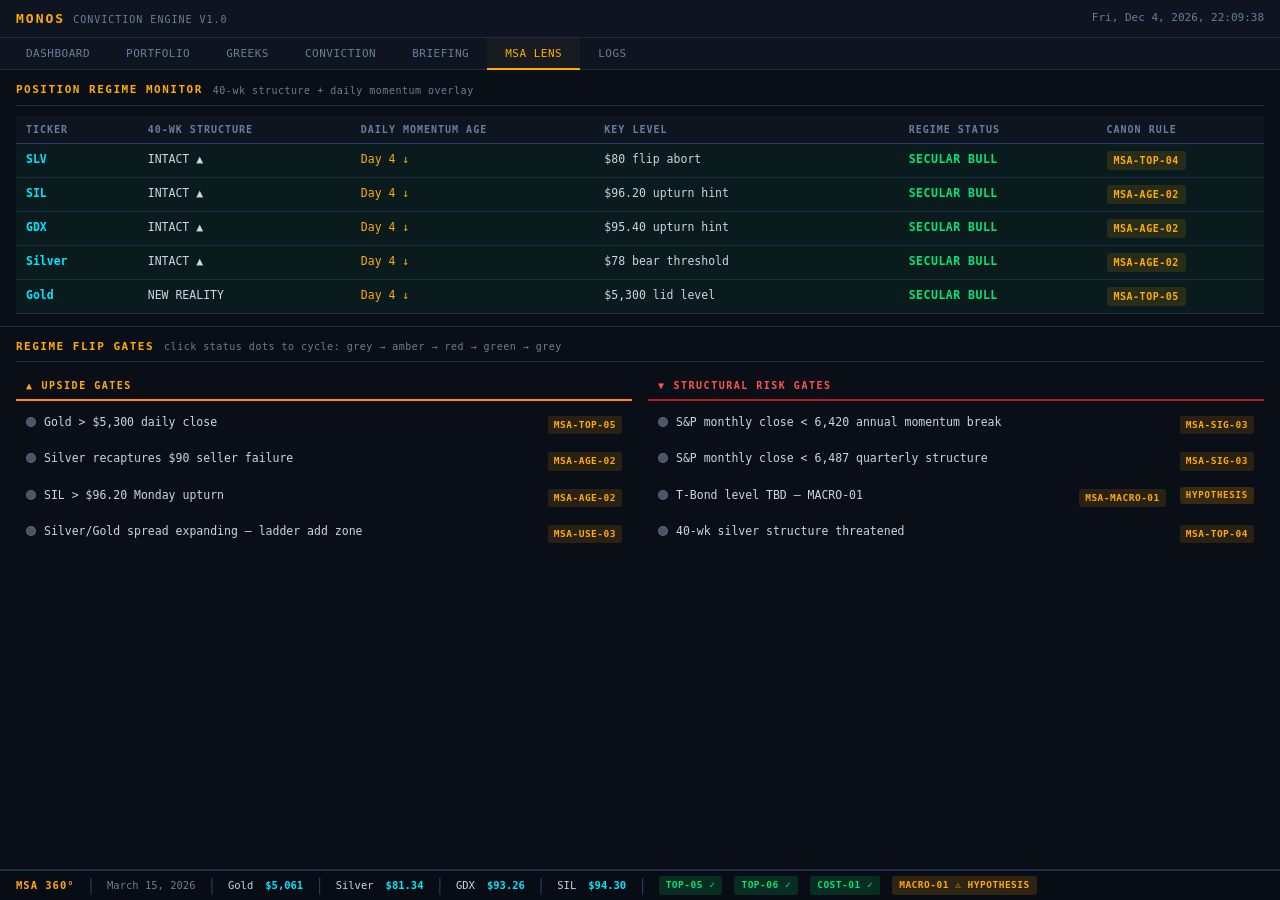
<file: monos-conviction/monos-app.html>
<!DOCTYPE html>
<html lang="en">
<head>
<meta charset="UTF-8">
<meta name="viewport" content="width=device-width, initial-scale=1.0">
<title>MONOS Conviction Engine</title>
<style>
  /* ── Reset & Base ──────────────────────────────────────────────── */
  *, *::before, *::after { box-sizing: border-box; margin: 0; padding: 0; }

  :root {
    --bg-primary:    #0a0e17;
    --bg-secondary:  #0f1520;
    --bg-panel:      #111927;
    --bg-row:        #131b2b;
    --bg-row-alt:    #0f1724;
    --bg-hover:      #1a2540;
    --border:        #1e2d45;
    --border-accent: #2a3f65;
    --text-primary:  #c8d6e5;
    --text-muted:    #6b7d99;
    --text-bright:   #e8ecf1;
    --green:         #00e676;
    --green-dim:     #1b5e20;
    --green-tint:    rgba(0,230,118,0.06);
    --amber:         #ffab00;
    --amber-dim:     #ff8f00;
    --amber-tint:    rgba(255,171,0,0.08);
    --red:           #ff5252;
    --red-dim:       #b71c1c;
    --red-tint:      rgba(255,82,82,0.08);
    --cyan:          #00e5ff;
    --blue-accent:   #448aff;
    --mono:          'SF Mono', 'Cascadia Code', 'Fira Code', 'Consolas', monospace;
    --sans:          'Inter', -apple-system, 'Segoe UI', sans-serif;
  }

  html, body { height: 100%; }
  body {
    font-family: var(--mono);
    font-size: 12px;
    background: var(--bg-primary);
    color: var(--text-primary);
    line-height: 1.5;
    overflow: hidden;
  }

  /* ── App Shell ─────────────────────────────────────────────────── */
  .app { display: flex; flex-direction: column; height: 100vh; }

  .header {
    display: flex; align-items: center; justify-content: space-between;
    padding: 0 16px; height: 38px; min-height: 38px;
    background: var(--bg-secondary);
    border-bottom: 1px solid var(--border);
  }
  .header-brand {
    font-size: 13px; font-weight: 700; letter-spacing: 2px;
    color: var(--amber); text-transform: uppercase;
  }
  .header-brand span { color: var(--text-muted); font-weight: 400; font-size: 10px; letter-spacing: 1px; margin-left: 8px; }
  .header-time { color: var(--text-muted); font-size: 11px; }

  /* ── Tabs ──────────────────────────────────────────────────────── */
  .tab-bar {
    display: flex; gap: 0; height: 32px; min-height: 32px;
    background: var(--bg-secondary);
    border-bottom: 1px solid var(--border);
    padding: 0 8px;
  }
  .tab-btn {
    padding: 0 18px; height: 32px; line-height: 32px;
    background: transparent; border: none; cursor: pointer;
    font-family: var(--mono); font-size: 11px; font-weight: 500;
    color: var(--text-muted); letter-spacing: 0.5px;
    border-bottom: 2px solid transparent;
    transition: all 0.15s;
    text-transform: uppercase;
  }
  .tab-btn:hover { color: var(--text-primary); background: rgba(255,255,255,0.02); }
  .tab-btn.active {
    color: var(--amber); border-bottom-color: var(--amber);
    background: rgba(255,171,0,0.04);
  }

  /* ── Tab Content ───────────────────────────────────────────────── */
  .tab-content { flex: 1; overflow: hidden; display: none; flex-direction: column; }
  .tab-content.active { display: flex; }

  /* ── Placeholder Tabs ──────────────────────────────────────────── */
  .placeholder {
    flex: 1; display: flex; align-items: center; justify-content: center;
    color: var(--text-muted); font-size: 13px; letter-spacing: 1px;
  }

  /* ── MSA Lens Layout ───────────────────────────────────────────── */
  .msa-lens { flex: 1; display: flex; flex-direction: column; overflow: hidden; }

  .msa-panel {
    flex: 1; overflow-y: auto; padding: 12px 16px;
    border-bottom: 1px solid var(--border);
  }
  .msa-panel:last-of-type { border-bottom: none; }

  .panel-header {
    display: flex; align-items: center; gap: 10px;
    margin-bottom: 10px; padding-bottom: 6px;
    border-bottom: 1px solid var(--border);
  }
  .panel-title {
    font-size: 11px; font-weight: 700; letter-spacing: 1.5px;
    text-transform: uppercase; color: var(--amber);
  }
  .panel-subtitle {
    font-size: 10px; color: var(--text-muted); letter-spacing: 0.5px;
  }

  /* ── Panel 1: Position Regime Monitor ──────────────────────────── */
  .regime-table { width: 100%; border-collapse: collapse; }
  .regime-table th {
    text-align: left; padding: 6px 10px;
    font-size: 10px; font-weight: 600; letter-spacing: 1px;
    color: var(--text-muted); text-transform: uppercase;
    background: var(--bg-secondary);
    border-bottom: 1px solid var(--border-accent);
    position: sticky; top: 0; z-index: 1;
  }
  .regime-table td {
    padding: 7px 10px; font-size: 11.5px;
    border-bottom: 1px solid var(--border);
    color: var(--text-primary);
    outline: none;
    transition: background 0.15s;
  }
  .regime-table td:focus {
    background: rgba(68,138,255,0.1);
    box-shadow: inset 0 0 0 1px var(--blue-accent);
  }
  .regime-table tr:hover td { background: var(--bg-hover); }

  .regime-table tr.row-intact td { background: var(--green-tint); }
  .regime-table tr.row-intact:hover td { background: rgba(0,230,118,0.12); }
  .regime-table tr.row-watch td { background: var(--amber-tint); }
  .regime-table tr.row-watch:hover td { background: rgba(255,171,0,0.14); }
  .regime-table tr.row-threatened td { background: var(--red-tint); }
  .regime-table tr.row-threatened:hover td { background: rgba(255,82,82,0.14); }

  .regime-table .cell-ticker { font-weight: 700; color: var(--cyan); }
  .regime-table .cell-structure .arrow-up { color: var(--green); }
  .regime-table .cell-structure .arrow-dn { color: var(--red); }
  .regime-table .cell-momentum { color: var(--amber); }
  .regime-table .cell-regime { color: var(--green); font-weight: 600; letter-spacing: 0.5px; }
  .regime-table .cell-canon {
    font-size: 10px; font-weight: 600; letter-spacing: 0.5px;
    padding: 2px 7px; border-radius: 3px;
    background: rgba(255,171,0,0.12); color: var(--amber);
    display: inline-block;
  }

  /* ── Panel 2: Regime Flip Gates ────────────────────────────────── */
  .gates-grid { display: grid; grid-template-columns: 1fr 1fr; gap: 16px; }

  .gates-col { }
  .gates-col-header {
    font-size: 10px; font-weight: 700; letter-spacing: 1.5px;
    text-transform: uppercase; padding: 6px 10px; margin-bottom: 6px;
    border-bottom: 2px solid;
    display: flex; align-items: center; gap: 8px;
  }
  .gates-col-header.upside { color: var(--amber); border-color: var(--amber-dim); }
  .gates-col-header.risk { color: var(--red); border-color: var(--red-dim); }

  .gate-row {
    display: flex; align-items: flex-start; gap: 8px;
    padding: 7px 10px; border-radius: 4px;
    margin-bottom: 2px;
    transition: background 0.12s;
  }
  .gate-row:hover { background: var(--bg-hover); }

  .gate-dot {
    width: 10px; height: 10px; min-width: 10px;
    border-radius: 50%; margin-top: 3px;
    cursor: pointer; transition: all 0.15s;
    border: 1px solid rgba(255,255,255,0.1);
  }
  .gate-dot.grey  { background: #4a5568; }
  .gate-dot.amber { background: var(--amber); box-shadow: 0 0 6px rgba(255,171,0,0.4); }
  .gate-dot.red   { background: var(--red); box-shadow: 0 0 6px rgba(255,82,82,0.4); }
  .gate-dot.green { background: var(--green); box-shadow: 0 0 6px rgba(0,230,118,0.4); }

  .gate-text {
    flex: 1; font-size: 11.5px; color: var(--text-primary);
    outline: none; line-height: 1.4;
  }
  .gate-text:focus {
    background: rgba(68,138,255,0.08);
    box-shadow: inset 0 0 0 1px var(--blue-accent);
    border-radius: 2px;
  }

  .gate-tag {
    font-size: 9.5px; font-weight: 600; letter-spacing: 0.5px;
    padding: 2px 6px; border-radius: 3px;
    white-space: nowrap; margin-top: 2px;
    background: rgba(255,171,0,0.12); color: var(--amber);
  }

  .badge-hypothesis {
    font-size: 9px; font-weight: 700; letter-spacing: 0.8px;
    padding: 2px 6px; border-radius: 3px; margin-left: 6px;
    background: rgba(255,171,0,0.18); color: var(--amber);
    text-transform: uppercase; vertical-align: middle;
  }

  /* ── Bottom Status Strip ───────────────────────────────────────── */
  .msa-status-strip {
    display: flex; align-items: center; gap: 12px;
    height: 30px; min-height: 30px; padding: 0 16px;
    background: #080c14;
    border-top: 1px solid var(--border);
    font-size: 10.5px; color: var(--text-muted);
    overflow-x: auto; white-space: nowrap;
    flex-shrink: 0;
  }
  .msa-status-strip .strip-label {
    font-weight: 700; color: var(--amber); letter-spacing: 1px;
    text-transform: uppercase;
  }
  .msa-status-strip .strip-sep {
    color: var(--border-accent); font-size: 14px; line-height: 1;
  }
  .msa-status-strip .strip-ticker {
    color: var(--text-primary);
  }
  .msa-status-strip .strip-price {
    color: var(--cyan); font-weight: 600;
  }
  .canon-badge {
    font-size: 9.5px; font-weight: 700; letter-spacing: 0.5px;
    padding: 2px 7px; border-radius: 3px;
    display: inline-flex; align-items: center; gap: 3px;
  }
  .canon-badge.green { background: rgba(0,230,118,0.15); color: var(--green); }
  .canon-badge.amber { background: rgba(255,171,0,0.15); color: var(--amber); }

  /* ── Scrollbar ─────────────────────────────────────────────────── */
  ::-webkit-scrollbar { width: 6px; height: 6px; }
  ::-webkit-scrollbar-track { background: transparent; }
  ::-webkit-scrollbar-thumb { background: var(--border-accent); border-radius: 3px; }
  ::-webkit-scrollbar-thumb:hover { background: #3a5580; }
</style>
</head>
<body>
<div class="app">

  <!-- ── Header ────────────────────────────────────────────────── -->
  <div class="header">
    <div class="header-brand">MONOS<span>Conviction Engine v1.0</span></div>
    <div class="header-time" id="headerTime"></div>
  </div>

  <!-- ── Tab Bar ───────────────────────────────────────────────── -->
  <div class="tab-bar">
    <button class="tab-btn" data-tab="dashboard">Dashboard</button>
    <button class="tab-btn" data-tab="portfolio">Portfolio</button>
    <button class="tab-btn" data-tab="greeks">Greeks</button>
    <button class="tab-btn" data-tab="conviction">Conviction</button>
    <button class="tab-btn" data-tab="briefing">Briefing</button>
    <button class="tab-btn active" data-tab="msa-lens">MSA Lens</button>
    <button class="tab-btn" data-tab="logs">Logs</button>
  </div>

  <!-- ── Dashboard ─────────────────────────────────────────────── -->
  <div class="tab-content" id="tab-dashboard">
    <div class="placeholder">DASHBOARD — Connect Supabase to populate</div>
  </div>

  <!-- ── Portfolio ─────────────────────────────────────────────── -->
  <div class="tab-content" id="tab-portfolio">
    <div class="placeholder">PORTFOLIO — Connect Supabase to populate</div>
  </div>

  <!-- ── Greeks ────────────────────────────────────────────────── -->
  <div class="tab-content" id="tab-greeks">
    <div class="placeholder">GREEKS — Connect Supabase to populate</div>
  </div>

  <!-- ── Conviction ────────────────────────────────────────────── -->
  <div class="tab-content" id="tab-conviction">
    <div class="placeholder">CONVICTION MAP — Connect Supabase to populate</div>
  </div>

  <!-- ── Briefing ──────────────────────────────────────────────── -->
  <div class="tab-content" id="tab-briefing">
    <div class="placeholder">BRIEFING — Connect Supabase to populate</div>
  </div>

  <!-- ── MSA Lens ──────────────────────────────────────────────── -->
  <div class="tab-content active" id="tab-msa-lens">
    <div class="msa-lens">

      <!-- Panel 1: Position Regime Monitor -->
      <div class="msa-panel" style="flex: 0 0 auto; max-height: 45%;">
        <div class="panel-header">
          <div class="panel-title">Position Regime Monitor</div>
          <div class="panel-subtitle">40-wk structure + daily momentum overlay</div>
        </div>
        <table class="regime-table" id="regimeTable">
          <thead>
            <tr>
              <th style="width:80px">Ticker</th>
              <th style="width:140px">40-Wk Structure</th>
              <th style="width:160px">Daily Momentum Age</th>
              <th style="width:200px">Key Level</th>
              <th style="width:130px">Regime Status</th>
              <th style="width:110px">Canon Rule</th>
            </tr>
          </thead>
          <tbody>
            <tr class="row-intact" data-regime="intact">
              <td class="cell-ticker" contenteditable="true">SLV</td>
              <td contenteditable="true">INTACT <span class="arrow-up">▲</span></td>
              <td class="cell-momentum" contenteditable="true">Day 4 ↓</td>
              <td contenteditable="true">$80 flip abort</td>
              <td class="cell-regime" contenteditable="true">SECULAR BULL</td>
              <td><span class="cell-canon" contenteditable="true">MSA-TOP-04</span></td>
            </tr>
            <tr class="row-intact" data-regime="intact">
              <td class="cell-ticker" contenteditable="true">SIL</td>
              <td contenteditable="true">INTACT <span class="arrow-up">▲</span></td>
              <td class="cell-momentum" contenteditable="true">Day 4 ↓</td>
              <td contenteditable="true">$96.20 upturn hint</td>
              <td class="cell-regime" contenteditable="true">SECULAR BULL</td>
              <td><span class="cell-canon" contenteditable="true">MSA-AGE-02</span></td>
            </tr>
            <tr class="row-intact" data-regime="intact">
              <td class="cell-ticker" contenteditable="true">GDX</td>
              <td contenteditable="true">INTACT <span class="arrow-up">▲</span></td>
              <td class="cell-momentum" contenteditable="true">Day 4 ↓</td>
              <td contenteditable="true">$95.40 upturn hint</td>
              <td class="cell-regime" contenteditable="true">SECULAR BULL</td>
              <td><span class="cell-canon" contenteditable="true">MSA-AGE-02</span></td>
            </tr>
            <tr class="row-intact" data-regime="intact">
              <td class="cell-ticker" contenteditable="true">Silver</td>
              <td contenteditable="true">INTACT <span class="arrow-up">▲</span></td>
              <td class="cell-momentum" contenteditable="true">Day 4 ↓</td>
              <td contenteditable="true">$78 bear threshold</td>
              <td class="cell-regime" contenteditable="true">SECULAR BULL</td>
              <td><span class="cell-canon" contenteditable="true">MSA-AGE-02</span></td>
            </tr>
            <tr class="row-intact" data-regime="intact">
              <td class="cell-ticker" contenteditable="true">Gold</td>
              <td contenteditable="true">NEW REALITY</td>
              <td class="cell-momentum" contenteditable="true">Day 4 ↓</td>
              <td contenteditable="true">$5,300 lid level</td>
              <td class="cell-regime" contenteditable="true">SECULAR BULL</td>
              <td><span class="cell-canon" contenteditable="true">MSA-TOP-05</span></td>
            </tr>
          </tbody>
        </table>
      </div>

      <!-- Panel 2: Regime Flip Gates -->
      <div class="msa-panel" style="flex: 1 1 auto;">
        <div class="panel-header">
          <div class="panel-title">Regime Flip Gates</div>
          <div class="panel-subtitle">click status dots to cycle: grey → amber → red → green → grey</div>
        </div>

        <div class="gates-grid">
          <!-- Upside Gates -->
          <div class="gates-col">
            <div class="gates-col-header upside">
              <span>▲</span> Upside Gates
            </div>
            <div class="gate-row">
              <div class="gate-dot grey" onclick="cycleDot(this)"></div>
              <div class="gate-text" contenteditable="true">Gold > $5,300 daily close</div>
              <div class="gate-tag">MSA-TOP-05</div>
            </div>
            <div class="gate-row">
              <div class="gate-dot grey" onclick="cycleDot(this)"></div>
              <div class="gate-text" contenteditable="true">Silver recaptures $90 seller failure</div>
              <div class="gate-tag">MSA-AGE-02</div>
            </div>
            <div class="gate-row">
              <div class="gate-dot grey" onclick="cycleDot(this)"></div>
              <div class="gate-text" contenteditable="true">SIL > $96.20 Monday upturn</div>
              <div class="gate-tag">MSA-AGE-02</div>
            </div>
            <div class="gate-row">
              <div class="gate-dot grey" onclick="cycleDot(this)"></div>
              <div class="gate-text" contenteditable="true">Silver/Gold spread expanding — ladder add zone</div>
              <div class="gate-tag">MSA-USE-03</div>
            </div>
          </div>

          <!-- Structural Risk Gates -->
          <div class="gates-col">
            <div class="gates-col-header risk">
              <span>▼</span> Structural Risk Gates
            </div>
            <div class="gate-row">
              <div class="gate-dot grey" onclick="cycleDot(this)"></div>
              <div class="gate-text" contenteditable="true">S&P monthly close < 6,420 annual momentum break</div>
              <div class="gate-tag">MSA-SIG-03</div>
            </div>
            <div class="gate-row">
              <div class="gate-dot grey" onclick="cycleDot(this)"></div>
              <div class="gate-text" contenteditable="true">S&P monthly close < 6,487 quarterly structure</div>
              <div class="gate-tag">MSA-SIG-03</div>
            </div>
            <div class="gate-row">
              <div class="gate-dot grey" onclick="cycleDot(this)"></div>
              <div class="gate-text" contenteditable="true">T-Bond level TBD — MACRO-01</div>
              <div class="gate-tag">MSA-MACRO-01</div>
              <span class="badge-hypothesis">HYPOTHESIS</span>
            </div>
            <div class="gate-row">
              <div class="gate-dot grey" onclick="cycleDot(this)"></div>
              <div class="gate-text" contenteditable="true">40-wk silver structure threatened</div>
              <div class="gate-tag">MSA-TOP-04</div>
            </div>
          </div>
        </div>
      </div>

      <!-- Bottom Status Strip -->
      <div class="msa-status-strip">
        <span class="strip-label">MSA 360°</span>
        <span class="strip-sep">│</span>
        <span>March 15, 2026</span>
        <span class="strip-sep">│</span>
        <span class="strip-ticker">Gold</span> <span class="strip-price">$5,061</span>
        <span class="strip-sep">│</span>
        <span class="strip-ticker">Silver</span> <span class="strip-price">$81.34</span>
        <span class="strip-sep">│</span>
        <span class="strip-ticker">GDX</span> <span class="strip-price">$93.26</span>
        <span class="strip-sep">│</span>
        <span class="strip-ticker">SIL</span> <span class="strip-price">$94.30</span>
        <span class="strip-sep">│</span>
        <span class="canon-badge green">TOP-05 ✓</span>
        <span class="canon-badge green">TOP-06 ✓</span>
        <span class="canon-badge green">COST-01 ✓</span>
        <span class="canon-badge amber">MACRO-01 ⚠ HYPOTHESIS</span>
      </div>

    </div>
  </div>

  <!-- ── Logs ──────────────────────────────────────────────────── -->
  <div class="tab-content" id="tab-logs">
    <div class="placeholder">AGENT LOGS — Connect Supabase to populate</div>
  </div>

</div>

<script>
  /* ── Clock ──────────────────────────────────────────────────── */
  function updateClock() {
    const now = new Date();
    const opts = { weekday:'short', month:'short', day:'numeric', year:'numeric',
                   hour:'2-digit', minute:'2-digit', second:'2-digit', hour12:false };
    document.getElementById('headerTime').textContent = now.toLocaleDateString('en-US', opts);
  }
  updateClock();
  setInterval(updateClock, 1000);

  /* ── Tab Switching ──────────────────────────────────────────── */
  document.querySelectorAll('.tab-btn').forEach(btn => {
    btn.addEventListener('click', () => {
      document.querySelectorAll('.tab-btn').forEach(b => b.classList.remove('active'));
      document.querySelectorAll('.tab-content').forEach(c => c.classList.remove('active'));
      btn.classList.add('active');
      document.getElementById('tab-' + btn.dataset.tab).classList.add('active');
    });
  });

  /* ── Cycle Dot Colors ───────────────────────────────────────── */
  const dotCycle = ['grey', 'amber', 'red', 'green'];

  function cycleDot(el) {
    const current = dotCycle.find(c => el.classList.contains(c)) || 'grey';
    const idx = dotCycle.indexOf(current);
    const next = dotCycle[(idx + 1) % dotCycle.length];
    el.classList.remove(...dotCycle);
    el.classList.add(next);
  }

  /* ── Row Regime Tinting: auto-update on edit ────────────────── */
  const regimeTintMap = {
    'intact':     'row-intact',
    'watch':      'row-watch',
    'threatened': 'row-threatened',
  };

  document.getElementById('regimeTable').addEventListener('input', (e) => {
    const row = e.target.closest('tr');
    if (!row) return;

    // Check the "40-Wk Structure" column (2nd cell) for keywords
    const structureCell = row.cells[1];
    if (!structureCell) return;
    const text = structureCell.textContent.toUpperCase();

    // Remove existing tint classes
    row.classList.remove('row-intact', 'row-watch', 'row-threatened');

    if (text.includes('THREATENED') || text.includes('BROKEN') || text.includes('FAIL')) {
      row.classList.add('row-threatened');
      row.dataset.regime = 'threatened';
    } else if (text.includes('WATCH') || text.includes('CAUTION') || text.includes('NEW REALITY')) {
      row.classList.add('row-watch');
      row.dataset.regime = 'watch';
    } else if (text.includes('INTACT') || text.includes('BULL')) {
      row.classList.add('row-intact');
      row.dataset.regime = 'intact';
    }
  });
</script>
</body>
</html>
</file>
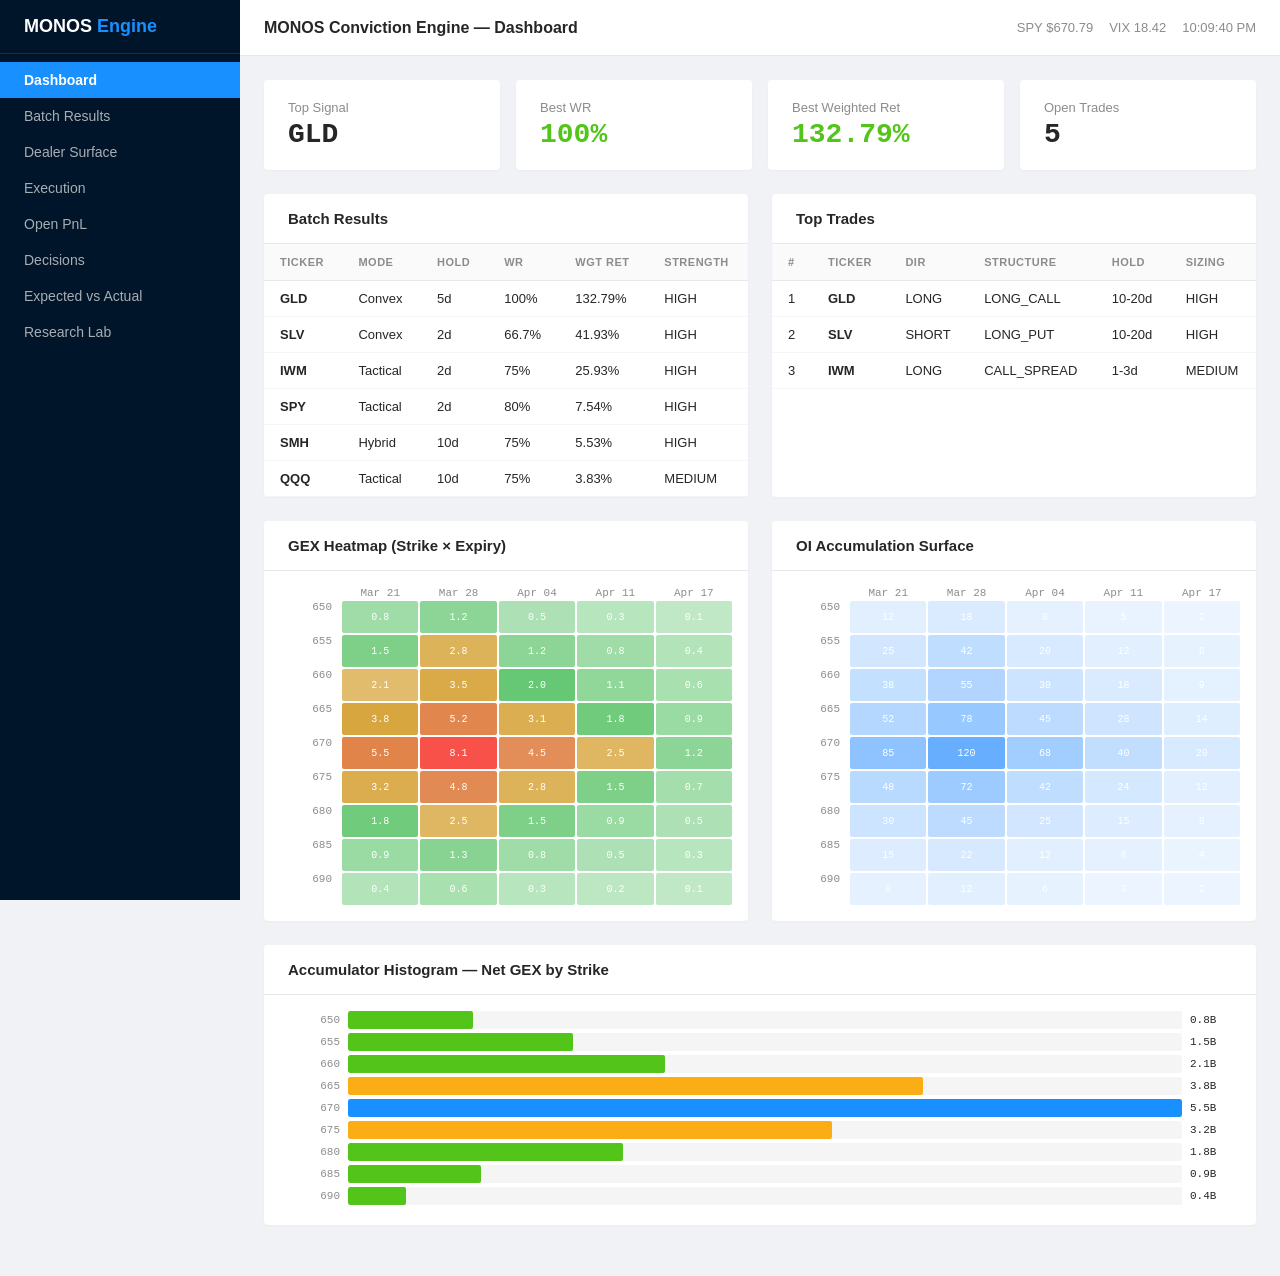
<file: monos-design-lab/01-institutional.html>
<!DOCTYPE html>
<html lang="en">
<head>
<meta charset="UTF-8">
<meta name="viewport" content="width=device-width, initial-scale=1.0">
<title>MONOS — Institutional Build</title>
<style>
/* ── Ant Design Pro inspired: sidebar + header + content ── */
:root {
  --bg: #001529; --bg-content: #f0f2f5; --bg-card: #fff;
  --sidebar-w: 240px; --header-h: 56px;
  --primary: #1890ff; --success: #52c41a; --danger: #f5222d; --warning: #faad14;
  --text: #262626; --text-dim: #8c8c8c; --border: #e8e8e8;
  --mono: 'Menlo','Consolas',monospace;
}
* { box-sizing: border-box; margin: 0; padding: 0; }
body { font-family: -apple-system, BlinkMacSystemFont, 'Segoe UI', Roboto, sans-serif; font-size: 14px; background: var(--bg-content); color: var(--text); display: flex; min-height: 100vh; }

/* Sidebar */
.sidebar { width: var(--sidebar-w); background: var(--bg); color: #ffffffa6; padding: 0; flex-shrink: 0; position: fixed; top: 0; left: 0; height: 100vh; overflow-y: auto; }
.sidebar-logo { padding: 16px 24px; font-size: 18px; font-weight: 700; color: #fff; border-bottom: 1px solid #ffffff1a; }
.sidebar-logo span { color: var(--primary); }
.sidebar-menu { list-style: none; padding: 8px 0; }
.sidebar-menu li { padding: 10px 24px; cursor: pointer; transition: background 0.15s; font-size: 14px; }
.sidebar-menu li:hover { background: #ffffff0d; }
.sidebar-menu li.active { background: var(--primary); color: #fff; font-weight: 600; }

/* Main */
.main { margin-left: var(--sidebar-w); flex: 1; }
.header { height: var(--header-h); background: #fff; border-bottom: 1px solid var(--border); display: flex; align-items: center; padding: 0 24px; justify-content: space-between; position: sticky; top: 0; z-index: 10; }
.header-title { font-size: 16px; font-weight: 600; }
.header-right { display: flex; gap: 16px; align-items: center; font-size: 13px; color: var(--text-dim); }
.content { padding: 24px; }

/* Cards */
.stat-row { display: grid; grid-template-columns: repeat(4, 1fr); gap: 16px; margin-bottom: 24px; }
.stat-card { background: var(--bg-card); border-radius: 4px; padding: 20px 24px; box-shadow: 0 1px 2px rgba(0,0,0,0.03); }
.stat-card .label { color: var(--text-dim); font-size: 13px; margin-bottom: 4px; }
.stat-card .value { font-size: 28px; font-weight: 700; font-family: var(--mono); }
.stat-card .value.pos { color: var(--success); }
.stat-card .value.neg { color: var(--danger); }

/* Tables */
.panel { background: var(--bg-card); border-radius: 4px; box-shadow: 0 1px 2px rgba(0,0,0,0.03); margin-bottom: 24px; }
.panel-header { padding: 16px 24px; border-bottom: 1px solid var(--border); font-weight: 600; font-size: 15px; }
.panel-body { padding: 0; }
table { width: 100%; border-collapse: collapse; font-size: 13px; }
th { text-align: left; padding: 12px 16px; background: #fafafa; border-bottom: 1px solid var(--border); color: var(--text-dim); font-weight: 600; text-transform: uppercase; font-size: 11px; letter-spacing: 0.5px; }
td { padding: 10px 16px; border-bottom: 1px solid #f5f5f5; }
tr:hover { background: #fafafa; }

/* Heatmap */
.heatmap-grid { display: grid; gap: 2px; padding: 16px; }
.heatmap-cell { border-radius: 2px; display: flex; align-items: center; justify-content: center; font-size: 10px; font-family: var(--mono); color: #fff; min-height: 32px; }
.heatmap-label { font-size: 11px; color: var(--text-dim); text-align: center; font-family: var(--mono); }

/* Histogram */
.hist-bar { display: flex; align-items: center; gap: 8px; margin-bottom: 4px; }
.hist-label { min-width: 60px; font-size: 11px; font-family: var(--mono); color: var(--text-dim); text-align: right; }
.hist-track { flex: 1; height: 18px; background: #f5f5f5; border-radius: 2px; overflow: hidden; }
.hist-fill { height: 100%; border-radius: 2px; transition: width 0.3s; }
.hist-val { min-width: 50px; font-size: 11px; font-family: var(--mono); }

.two-col { display: grid; grid-template-columns: 1fr 1fr; gap: 24px; }
@media (max-width: 960px) { .two-col { grid-template-columns: 1fr; } .stat-row { grid-template-columns: 1fr 1fr; } }
</style>
</head>
<body>

<nav class="sidebar">
  <div class="sidebar-logo">MONOS <span>Engine</span></div>
  <ul class="sidebar-menu">
    <li class="active">Dashboard</li>
    <li>Batch Results</li>
    <li>Dealer Surface</li>
    <li>Execution</li>
    <li>Open PnL</li>
    <li>Decisions</li>
    <li>Expected vs Actual</li>
    <li>Research Lab</li>
  </ul>
</nav>

<div class="main">
  <div class="header">
    <div class="header-title">MONOS Conviction Engine — Dashboard</div>
    <div class="header-right">
      <span>SPY $670.79</span>
      <span>VIX 18.42</span>
      <span id="clock"></span>
    </div>
  </div>
  <div class="content">

    <!-- Stats -->
    <div class="stat-row">
      <div class="stat-card"><div class="label">Top Signal</div><div class="value">GLD</div></div>
      <div class="stat-card"><div class="label">Best WR</div><div class="value pos">100%</div></div>
      <div class="stat-card"><div class="label">Best Weighted Ret</div><div class="value pos">132.79%</div></div>
      <div class="stat-card"><div class="label">Open Trades</div><div class="value">5</div></div>
    </div>

    <!-- Batch + Top Trades -->
    <div class="two-col">
      <div class="panel">
        <div class="panel-header">Batch Results</div>
        <div class="panel-body">
          <table>
            <thead><tr><th>Ticker</th><th>Mode</th><th>Hold</th><th>WR</th><th>Wgt Ret</th><th>Strength</th></tr></thead>
            <tbody id="batch-body"></tbody>
          </table>
        </div>
      </div>
      <div class="panel">
        <div class="panel-header">Top Trades</div>
        <div class="panel-body">
          <table>
            <thead><tr><th>#</th><th>Ticker</th><th>Dir</th><th>Structure</th><th>Hold</th><th>Sizing</th></tr></thead>
            <tbody id="top-body"></tbody>
          </table>
        </div>
      </div>
    </div>

    <!-- Dealer Surface -->
    <div class="two-col">
      <div class="panel">
        <div class="panel-header">GEX Heatmap (Strike × Expiry)</div>
        <div class="panel-body" id="gex-heatmap"></div>
      </div>
      <div class="panel">
        <div class="panel-header">OI Accumulation Surface</div>
        <div class="panel-body" id="oi-surface"></div>
      </div>
    </div>

    <!-- Accumulator Histogram -->
    <div class="panel">
      <div class="panel-header">Accumulator Histogram — Net GEX by Strike</div>
      <div class="panel-body" style="padding:16px" id="accum-hist"></div>
    </div>

  </div>
</div>

<script>
// ── SHARED DATA (same across all 5 builds) ──────────────────
const BATCH = [
  {ticker:"GLD",mode:"Convex",hold:"5d",wr:100,wgt:132.79,str:"HIGH"},
  {ticker:"SLV",mode:"Convex",hold:"2d",wr:66.7,wgt:41.93,str:"HIGH"},
  {ticker:"IWM",mode:"Tactical",hold:"2d",wr:75,wgt:25.93,str:"HIGH"},
  {ticker:"SPY",mode:"Tactical",hold:"2d",wr:80,wgt:7.54,str:"HIGH"},
  {ticker:"SMH",mode:"Hybrid",hold:"10d",wr:75,wgt:5.53,str:"HIGH"},
  {ticker:"QQQ",mode:"Tactical",hold:"10d",wr:75,wgt:3.83,str:"MEDIUM"},
];
const TOP_TRADES = [
  {rank:1,ticker:"GLD",dir:"LONG",struct:"LONG_CALL",hold:"10-20d",sizing:"HIGH"},
  {rank:2,ticker:"SLV",dir:"SHORT",struct:"LONG_PUT",hold:"10-20d",sizing:"HIGH"},
  {rank:3,ticker:"IWM",dir:"LONG",struct:"CALL_SPREAD",hold:"1-3d",sizing:"MEDIUM"},
];
const STRIKES = [650,655,660,665,670,675,680,685,690];
const EXPIRIES = ["Mar 21","Mar 28","Apr 04","Apr 11","Apr 17"];
const GEX_DATA = [
  [0.8,1.2,0.5,0.3,0.1],[1.5,2.8,1.2,0.8,0.4],[2.1,3.5,2.0,1.1,0.6],
  [3.8,5.2,3.1,1.8,0.9],[5.5,8.1,4.5,2.5,1.2],[3.2,4.8,2.8,1.5,0.7],
  [1.8,2.5,1.5,0.9,0.5],[0.9,1.3,0.8,0.5,0.3],[0.4,0.6,0.3,0.2,0.1],
];
const OI_DATA = [
  [12,18,8,5,2],[25,42,20,12,6],[38,55,30,18,9],
  [52,78,45,28,14],[85,120,68,40,20],[48,72,42,24,12],
  [30,45,25,15,8],[15,22,12,8,4],[8,12,6,3,2],
];
const NET_GEX = [{s:650,v:0.8},{s:655,v:1.5},{s:660,v:2.1},{s:665,v:3.8},{s:670,v:5.5},{s:675,v:3.2},{s:680,v:1.8},{s:685,v:0.9},{s:690,v:0.4}];

// ── RENDER ───────────────────────────────────────────────────
function renderBatch(){
  let h="";
  BATCH.forEach(b=>{
    const c=b.wgt>0?"pos":"neg";
    h+=`<tr><td><strong>${b.ticker}</strong></td><td>${b.mode}</td><td>${b.hold}</td><td>${b.wr}%</td><td class="${c}">${b.wgt}%</td><td>${b.str}</td></tr>`;
  });
  document.getElementById("batch-body").innerHTML=h;
}
function renderTopTrades(){
  let h="";
  TOP_TRADES.forEach(t=>{
    h+=`<tr><td>${t.rank}</td><td><strong>${t.ticker}</strong></td><td>${t.dir}</td><td>${t.struct}</td><td>${t.hold}</td><td>${t.sizing}</td></tr>`;
  });
  document.getElementById("top-body").innerHTML=h;
}
function gexColor(v){
  const max=8.1;const pct=Math.min(v/max,1);
  if(pct<0.25)return `rgba(63,185,80,${0.3+pct*2})`;
  if(pct<0.5)return `rgba(210,153,34,${0.4+pct})`;
  if(pct<0.75)return `rgba(219,109,40,${0.5+pct*0.5})`;
  return `rgba(248,81,73,${0.6+pct*0.4})`;
}
function renderHeatmap(id,data,label){
  const cols=EXPIRIES.length;
  let h=`<div class="heatmap-grid" style="grid-template-columns:60px repeat(${cols},1fr)">`;
  h+=`<div></div>`;
  EXPIRIES.forEach(e=>h+=`<div class="heatmap-label">${e}</div>`);
  STRIKES.forEach((s,i)=>{
    h+=`<div class="heatmap-label" style="text-align:right;padding-right:8px">${s}</div>`;
    data[i].forEach(v=>{
      const bg=label==="gex"?gexColor(v):`rgba(88,166,255,${Math.min(v/120,1)*0.8+0.1})`;
      h+=`<div class="heatmap-cell" style="background:${bg}">${label==="gex"?v.toFixed(1):v}</div>`;
    });
  });
  h+=`</div>`;
  document.getElementById(id).innerHTML=h;
}
function renderHistogram(){
  const max=Math.max(...NET_GEX.map(d=>d.v));
  let h="";
  NET_GEX.forEach(d=>{
    const pct=(d.v/max*100).toFixed(0);
    const color=d.s===670?"var(--primary)":d.v>3?"var(--warning)":"var(--success)";
    h+=`<div class="hist-bar"><span class="hist-label">${d.s}</span><div class="hist-track"><div class="hist-fill" style="width:${pct}%;background:${color}"></div></div><span class="hist-val">${d.v.toFixed(1)}B</span></div>`;
  });
  document.getElementById("accum-hist").innerHTML=h;
}
function updateClock(){document.getElementById("clock").textContent=new Date().toLocaleTimeString();}
renderBatch();renderTopTrades();renderHeatmap("gex-heatmap",GEX_DATA,"gex");renderHeatmap("oi-surface",OI_DATA,"oi");renderHistogram();setInterval(updateClock,1000);updateClock();
</script>
</body>
</html>
</file>
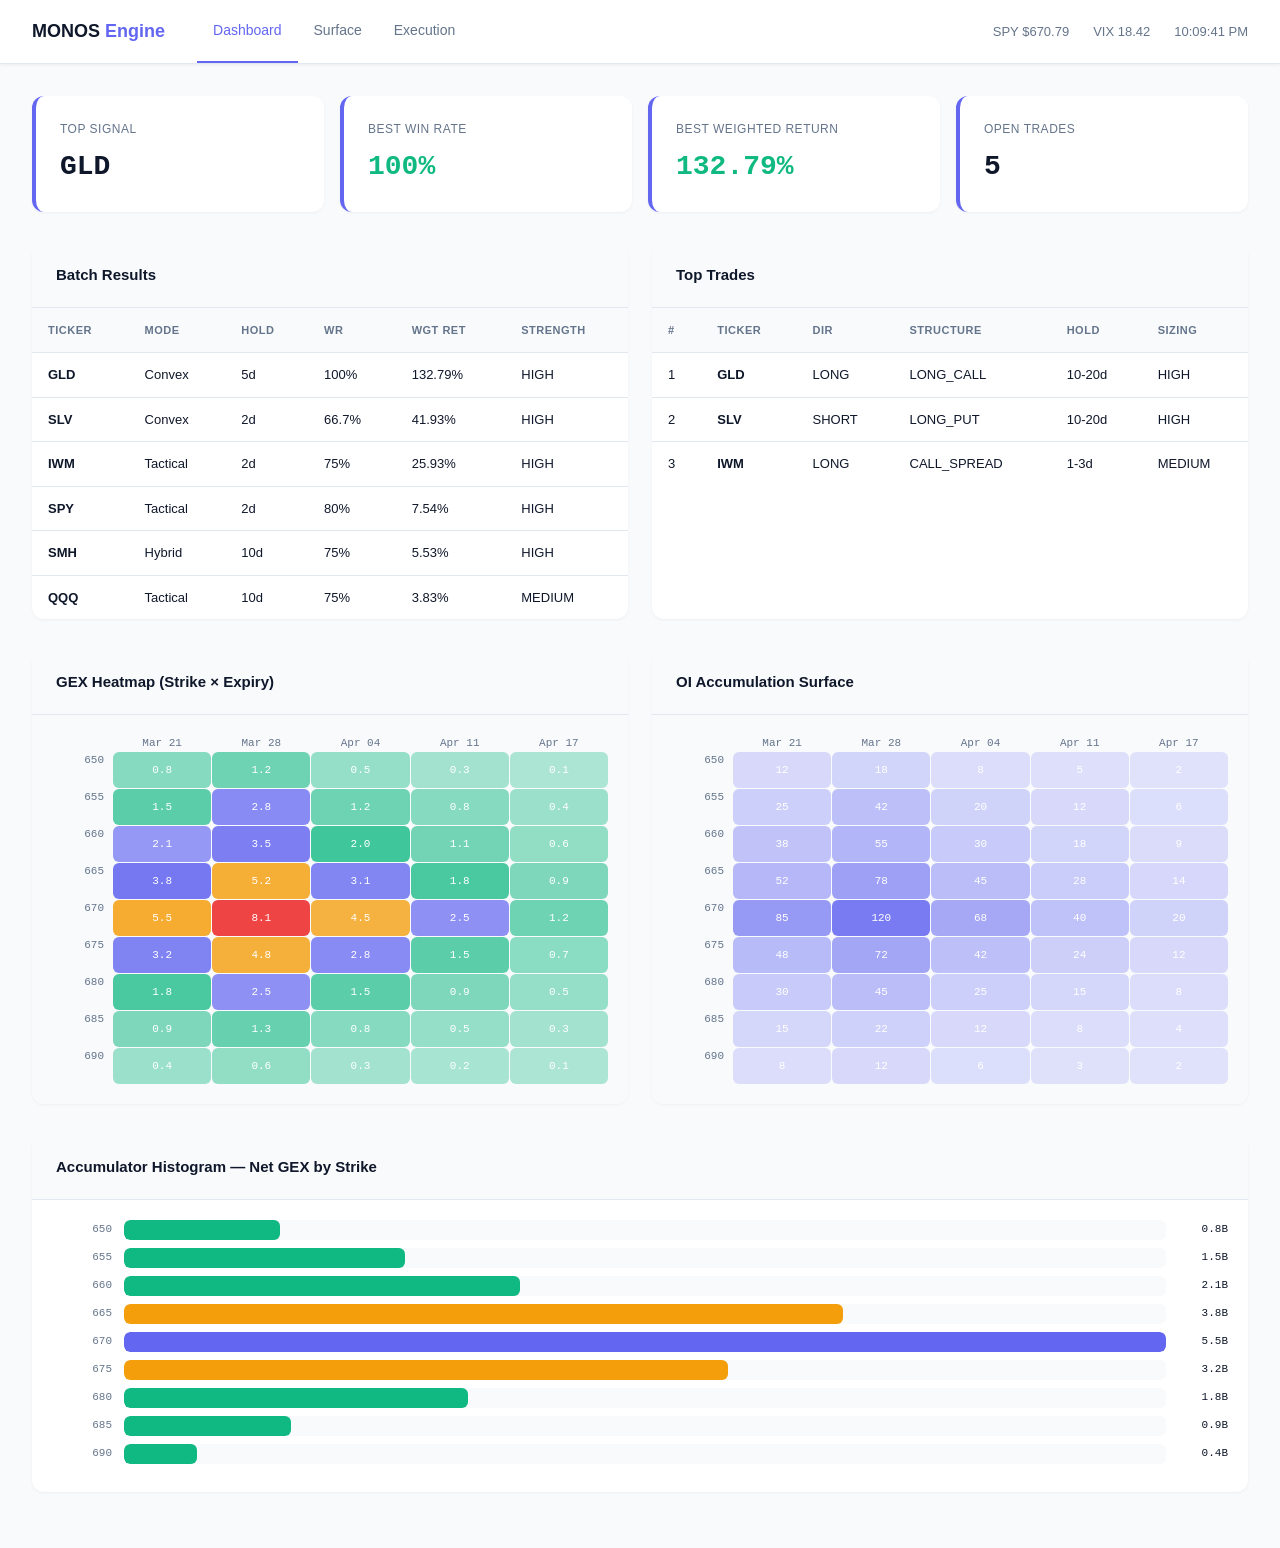
<file: monos-design-lab/02-saas.html>
<!DOCTYPE html>
<html lang="en">
<head>
<meta charset="UTF-8">
<meta name="viewport" content="width=device-width, initial-scale=1.0">
<title>MONOS — SaaS Build</title>
<style>
:root {
  --bg: #ffffff;
  --bg-secondary: #f8fafc;
  --card-bg: #ffffff;
  --accent: #6366f1;
  --accent-light: #e0e7ff;
  --text: #0f172a;
  --text-dim: #64748b;
  --border: #e2e8f0;
  --success: #10b981;
  --warning: #f59e0b;
  --danger: #ef4444;
  --mono: 'Menlo','Consolas',monospace;
}
* { box-sizing: border-box; margin: 0; padding: 0; }
body {
  font-family: -apple-system, BlinkMacSystemFont, 'Segoe UI', Roboto, 'Helvetica Neue', sans-serif;
  font-size: 14px;
  background: var(--bg-secondary);
  color: var(--text);
  line-height: 1.5;
}
/* Top Nav */
.header {
  background: var(--card-bg);
  border-bottom: 1px solid var(--border);
  padding: 0 32px;
  height: 64px;
  display: flex;
  align-items: center;
  justify-content: space-between;
  position: sticky;
  top: 0;
  z-index: 100;
  box-shadow: 0 1px 3px rgba(0,0,0,0.06);
}
.header-left {
  display: flex;
  align-items: center;
  gap: 32px;
  flex: 1;
}
.header-logo {
  font-size: 18px;
  font-weight: 700;
  color: var(--text);
}
.header-logo span { color: var(--accent); }
.tabs {
  display: flex;
  gap: 0;
  align-items: center;
}
.tab {
  padding: 20px 16px;
  font-size: 14px;
  color: var(--text-dim);
  cursor: pointer;
  border-bottom: 2px solid transparent;
  transition: all 0.2s;
  white-space: nowrap;
}
.tab:hover { color: var(--text); }
.tab.active {
  color: var(--accent);
  border-bottom-color: var(--accent);
}
.header-right {
  display: flex;
  gap: 24px;
  align-items: center;
  font-size: 13px;
  color: var(--text-dim);
}
/* Content */
.container {
  max-width: 1400px;
  margin: 0 auto;
  padding: 32px;
}
/* KPI Cards */
.kpi-row {
  display: grid;
  grid-template-columns: repeat(4, 1fr);
  gap: 16px;
  margin-bottom: 32px;
}
.kpi-card {
  background: var(--card-bg);
  border-radius: 12px;
  padding: 24px;
  border-left: 4px solid var(--accent);
  box-shadow: 0 1px 3px rgba(0,0,0,0.05);
  transition: box-shadow 0.2s;
}
.kpi-card:hover { box-shadow: 0 4px 12px rgba(0,0,0,0.1); }
.kpi-label {
  font-size: 12px;
  color: var(--text-dim);
  text-transform: uppercase;
  letter-spacing: 0.5px;
  margin-bottom: 8px;
}
.kpi-value {
  font-size: 28px;
  font-weight: 700;
  color: var(--text);
  font-family: var(--mono);
}
.kpi-value.pos { color: var(--success); }
.kpi-value.neg { color: var(--danger); }
/* Tables */
.cards-row {
  display: grid;
  grid-template-columns: 1fr 1fr;
  gap: 24px;
  margin-bottom: 32px;
}
.card {
  background: var(--card-bg);
  border-radius: 12px;
  overflow: hidden;
  box-shadow: 0 1px 3px rgba(0,0,0,0.05);
}
.card-header {
  padding: 20px 24px;
  border-bottom: 1px solid var(--border);
  font-weight: 600;
  font-size: 15px;
  color: var(--text);
  background: var(--bg-secondary);
}
.card-body {
  padding: 0;
  overflow-x: auto;
}
table {
  width: 100%;
  border-collapse: collapse;
  font-size: 13px;
}
th {
  text-align: left;
  padding: 14px 16px;
  background: var(--bg-secondary);
  border-bottom: 1px solid var(--border);
  color: var(--text-dim);
  font-weight: 600;
  text-transform: uppercase;
  font-size: 11px;
  letter-spacing: 0.5px;
}
td {
  padding: 12px 16px;
  border-bottom: 1px solid var(--border);
}
tr:last-child td { border-bottom: none; }
tr:hover { background: var(--bg-secondary); }
/* Heatmap */
.heatmap-grid {
  display: grid;
  gap: 1px;
  padding: 20px;
  background: var(--bg-secondary);
}
.heatmap-cell {
  border-radius: 6px;
  display: flex;
  align-items: center;
  justify-content: center;
  font-size: 11px;
  font-family: var(--mono);
  color: #fff;
  min-height: 36px;
  font-weight: 500;
}
.heatmap-label {
  font-size: 11px;
  color: var(--text-dim);
  text-align: center;
  font-family: var(--mono);
}
/* Histogram */
.hist-bar {
  display: flex;
  align-items: center;
  gap: 12px;
  margin-bottom: 8px;
}
.hist-label {
  min-width: 60px;
  font-size: 11px;
  font-family: var(--mono);
  color: var(--text-dim);
  text-align: right;
}
.hist-track {
  flex: 1;
  height: 20px;
  background: var(--bg-secondary);
  border-radius: 6px;
  overflow: hidden;
}
.hist-fill { height: 100%; border-radius: 6px; transition: width 0.3s; }
.hist-val {
  min-width: 50px;
  font-size: 11px;
  font-family: var(--mono);
  text-align: right;
}
/* Full Width */
.full-card {
  background: var(--card-bg);
  border-radius: 12px;
  overflow: hidden;
  box-shadow: 0 1px 3px rgba(0,0,0,0.05);
  margin-bottom: 24px;
}
@media (max-width: 960px) {
  .cards-row { grid-template-columns: 1fr; }
  .kpi-row { grid-template-columns: repeat(2, 1fr); }
  .container { padding: 20px; }
}
</style>
</head>
<body>

<div class="header">
  <div class="header-left">
    <div class="header-logo">MONOS <span>Engine</span></div>
    <div class="tabs">
      <div class="tab active">Dashboard</div>
      <div class="tab">Surface</div>
      <div class="tab">Execution</div>
    </div>
  </div>
  <div class="header-right">
    <span>SPY $670.79</span>
    <span>VIX 18.42</span>
    <span id="clock"></span>
  </div>
</div>

<div class="container">
  <!-- KPI Cards -->
  <div class="kpi-row">
    <div class="kpi-card">
      <div class="kpi-label">Top Signal</div>
      <div class="kpi-value">GLD</div>
    </div>
    <div class="kpi-card">
      <div class="kpi-label">Best Win Rate</div>
      <div class="kpi-value pos">100%</div>
    </div>
    <div class="kpi-card">
      <div class="kpi-label">Best Weighted Return</div>
      <div class="kpi-value pos">132.79%</div>
    </div>
    <div class="kpi-card">
      <div class="kpi-label">Open Trades</div>
      <div class="kpi-value">5</div>
    </div>
  </div>

  <!-- Tables -->
  <div class="cards-row">
    <div class="card">
      <div class="card-header">Batch Results</div>
      <div class="card-body">
        <table>
          <thead><tr><th>Ticker</th><th>Mode</th><th>Hold</th><th>WR</th><th>Wgt Ret</th><th>Strength</th></tr></thead>
          <tbody id="batch-body"></tbody>
        </table>
      </div>
    </div>
    <div class="card">
      <div class="card-header">Top Trades</div>
      <div class="card-body">
        <table>
          <thead><tr><th>#</th><th>Ticker</th><th>Dir</th><th>Structure</th><th>Hold</th><th>Sizing</th></tr></thead>
          <tbody id="top-body"></tbody>
        </table>
      </div>
    </div>
  </div>

  <!-- Heatmaps -->
  <div class="cards-row">
    <div class="card">
      <div class="card-header">GEX Heatmap (Strike × Expiry)</div>
      <div class="card-body" id="gex-heatmap"></div>
    </div>
    <div class="card">
      <div class="card-header">OI Accumulation Surface</div>
      <div class="card-body" id="oi-surface"></div>
    </div>
  </div>

  <!-- Histogram -->
  <div class="full-card">
    <div class="card-header">Accumulator Histogram — Net GEX by Strike</div>
    <div class="card-body" style="padding:20px" id="accum-hist"></div>
  </div>
</div>

<script>
// ── SHARED DATA ──────────────────────────────────────────────
const BATCH = [
  {ticker:"GLD",mode:"Convex",hold:"5d",wr:100,wgt:132.79,str:"HIGH"},
  {ticker:"SLV",mode:"Convex",hold:"2d",wr:66.7,wgt:41.93,str:"HIGH"},
  {ticker:"IWM",mode:"Tactical",hold:"2d",wr:75,wgt:25.93,str:"HIGH"},
  {ticker:"SPY",mode:"Tactical",hold:"2d",wr:80,wgt:7.54,str:"HIGH"},
  {ticker:"SMH",mode:"Hybrid",hold:"10d",wr:75,wgt:5.53,str:"HIGH"},
  {ticker:"QQQ",mode:"Tactical",hold:"10d",wr:75,wgt:3.83,str:"MEDIUM"},
];
const TOP_TRADES = [
  {rank:1,ticker:"GLD",dir:"LONG",struct:"LONG_CALL",hold:"10-20d",sizing:"HIGH"},
  {rank:2,ticker:"SLV",dir:"SHORT",struct:"LONG_PUT",hold:"10-20d",sizing:"HIGH"},
  {rank:3,ticker:"IWM",dir:"LONG",struct:"CALL_SPREAD",hold:"1-3d",sizing:"MEDIUM"},
];
const STRIKES = [650,655,660,665,670,675,680,685,690];
const EXPIRIES = ["Mar 21","Mar 28","Apr 04","Apr 11","Apr 17"];
const GEX_DATA = [
  [0.8,1.2,0.5,0.3,0.1],[1.5,2.8,1.2,0.8,0.4],[2.1,3.5,2.0,1.1,0.6],
  [3.8,5.2,3.1,1.8,0.9],[5.5,8.1,4.5,2.5,1.2],[3.2,4.8,2.8,1.5,0.7],
  [1.8,2.5,1.5,0.9,0.5],[0.9,1.3,0.8,0.5,0.3],[0.4,0.6,0.3,0.2,0.1],
];
const OI_DATA = [
  [12,18,8,5,2],[25,42,20,12,6],[38,55,30,18,9],
  [52,78,45,28,14],[85,120,68,40,20],[48,72,42,24,12],
  [30,45,25,15,8],[15,22,12,8,4],[8,12,6,3,2],
];
const NET_GEX = [{s:650,v:0.8},{s:655,v:1.5},{s:660,v:2.1},{s:665,v:3.8},{s:670,v:5.5},{s:675,v:3.2},{s:680,v:1.8},{s:685,v:0.9},{s:690,v:0.4}];

// ── RENDER ───────────────────────────────────────────────
function renderBatch(){
  let h="";
  BATCH.forEach(b=>{
    const c=b.wgt>0?"pos":"neg";
    h+=`<tr><td><strong>${b.ticker}</strong></td><td>${b.mode}</td><td>${b.hold}</td><td>${b.wr}%</td><td class="${c}">${b.wgt}%</td><td>${b.str}</td></tr>`;
  });
  document.getElementById("batch-body").innerHTML=h;
}
function renderTopTrades(){
  let h="";
  TOP_TRADES.forEach(t=>{
    h+=`<tr><td>${t.rank}</td><td><strong>${t.ticker}</strong></td><td>${t.dir}</td><td>${t.struct}</td><td>${t.hold}</td><td>${t.sizing}</td></tr>`;
  });
  document.getElementById("top-body").innerHTML=h;
}
function gexColor(v){
  const max=8.1;const pct=Math.min(v/max,1);
  if(pct<0.25)return `rgba(16,185,129,${0.3+pct*2})`;
  if(pct<0.5)return `rgba(99,102,241,${0.4+pct})`;
  if(pct<0.75)return `rgba(245,158,11,${0.5+pct*0.5})`;
  return `rgba(239,68,68,${0.6+pct*0.4})`;
}
function renderHeatmap(id,data,label){
  const cols=EXPIRIES.length;
  let h=`<div class="heatmap-grid" style="grid-template-columns:60px repeat(${cols},1fr)">`;
  h+=`<div></div>`;
  EXPIRIES.forEach(e=>h+=`<div class="heatmap-label">${e}</div>`);
  STRIKES.forEach((s,i)=>{
    h+=`<div class="heatmap-label" style="text-align:right;padding-right:8px">${s}</div>`;
    data[i].forEach(v=>{
      const bg=label==="gex"?gexColor(v):`rgba(99,102,241,${Math.min(v/120,1)*0.7+0.15})`;
      h+=`<div class="heatmap-cell" style="background:${bg}">${label==="gex"?v.toFixed(1):v}</div>`;
    });
  });
  h+=`</div>`;
  document.getElementById(id).innerHTML=h;
}
function renderHistogram(){
  const max=Math.max(...NET_GEX.map(d=>d.v));
  let h="";
  NET_GEX.forEach(d=>{
    const pct=(d.v/max*100).toFixed(0);
    const color=d.s===670?"var(--accent)":d.v>3?"var(--warning)":"var(--success)";
    h+=`<div class="hist-bar"><span class="hist-label">${d.s}</span><div class="hist-track"><div class="hist-fill" style="width:${pct}%;background:${color}"></div></div><span class="hist-val">${d.v.toFixed(1)}B</span></div>`;
  });
  document.getElementById("accum-hist").innerHTML=h;
}
function updateClock(){document.getElementById("clock").textContent=new Date().toLocaleTimeString();}
renderBatch();renderTopTrades();renderHeatmap("gex-heatmap",GEX_DATA,"gex");renderHeatmap("oi-surface",OI_DATA,"oi");renderHistogram();setInterval(updateClock,1000);updateClock();
</script>
</body>
</html>
</file>
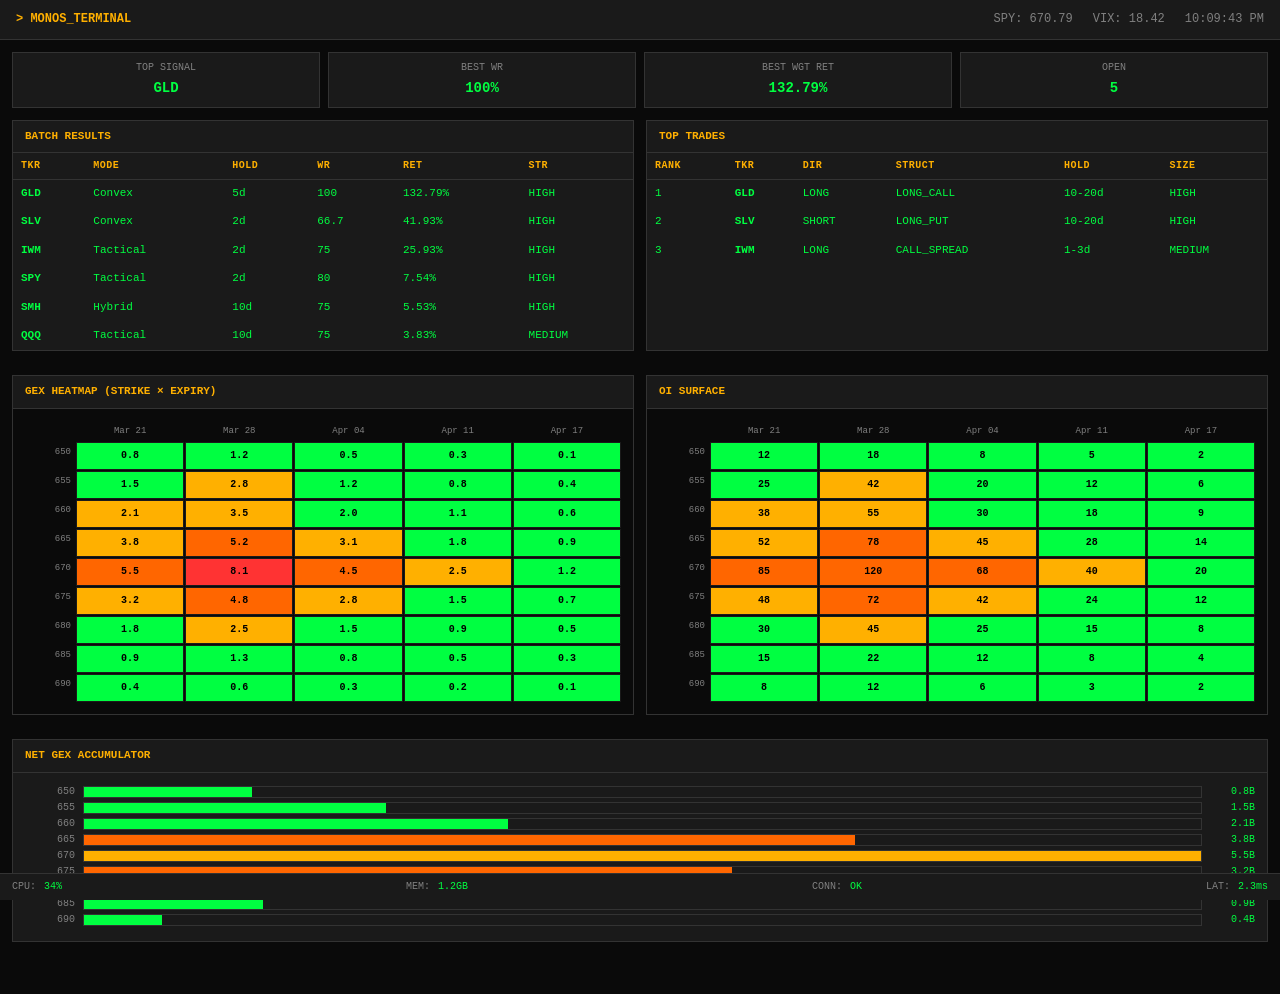
<file: monos-design-lab/03-quant.html>
<!DOCTYPE html>
<html lang="en">
<head>
<meta charset="UTF-8">
<meta name="viewport" content="width=device-width, initial-scale=1.0">
<title>MONOS — Quant Terminal Build</title>
<style>
:root {
  --bg: #0a0a0a;
  --border: #1a1a1a;
  --text: #00ff41;
  --text-dim: #808080;
  --accent: #ffb000;
  --success: #00ff41;
  --danger: #ff3333;
  --mono: 'Menlo','Consolas','Courier New',monospace;
}
* { box-sizing: border-box; margin: 0; padding: 0; }
body {
  font-family: var(--mono);
  font-size: 12px;
  background: var(--bg);
  color: var(--text);
  line-height: 1.4;
}
/* Header */
.header {
  background: var(--border);
  border-bottom: 1px solid #333;
  padding: 8px 16px;
  display: flex;
  align-items: center;
  justify-content: space-between;
  height: 40px;
  position: sticky;
  top: 0;
  z-index: 100;
}
.header-left {
  display: flex;
  gap: 24px;
  align-items: center;
}
.header-logo {
  font-weight: 700;
  color: var(--accent);
}
.header-right {
  display: flex;
  gap: 20px;
  align-items: center;
}
.header-right span {
  color: var(--text-dim);
}
/* Container */
.container {
  padding: 12px;
  max-width: 100%;
}
/* KPI Row */
.kpi-row {
  display: grid;
  grid-template-columns: repeat(4, 1fr);
  gap: 8px;
  margin-bottom: 12px;
}
.kpi-card {
  background: var(--border);
  border: 1px solid #333;
  padding: 8px 12px;
  text-align: center;
}
.kpi-label {
  font-size: 10px;
  color: var(--text-dim);
  text-transform: uppercase;
  margin-bottom: 4px;
}
.kpi-value {
  font-size: 14px;
  font-weight: 700;
  color: var(--text);
}
.kpi-value.pos { color: var(--success); }
.kpi-value.neg { color: var(--danger); }
/* Panel */
.panel {
  background: var(--border);
  border: 1px solid #333;
  margin-bottom: 12px;
  display: flex;
  flex-direction: column;
}
.panel-header {
  padding: 8px 12px;
  border-bottom: 1px solid #333;
  color: var(--accent);
  font-weight: 700;
  font-size: 11px;
  text-transform: uppercase;
}
.panel-body {
  padding: 0;
  overflow-x: auto;
  flex: 1;
}
/* Tables */
table {
  width: 100%;
  border-collapse: collapse;
  font-size: 11px;
}
th {
  text-align: left;
  padding: 6px 8px;
  background: #1a1a1a;
  border-bottom: 1px solid #333;
  color: var(--accent);
  font-weight: 700;
  text-transform: uppercase;
  font-size: 10px;
  letter-spacing: 0.5px;
}
td {
  padding: 6px 8px;
  border-bottom: 1px solid #1a1a1a;
}
tr:hover { background: #1a1a1a; }
/* Two Column Layout */
.two-col {
  display: grid;
  grid-template-columns: 1fr 1fr;
  gap: 12px;
  margin-bottom: 12px;
}
/* Heatmap */
.heatmap-grid {
  display: grid;
  gap: 1px;
  padding: 12px;
  background: var(--bg);
}
.heatmap-cell {
  display: flex;
  align-items: center;
  justify-content: center;
  font-size: 10px;
  font-family: var(--mono);
  color: #000;
  min-height: 28px;
  border: 1px solid #1a1a1a;
  font-weight: 600;
}
.heatmap-label {
  font-size: 9px;
  color: var(--text-dim);
  text-align: center;
  font-family: var(--mono);
  padding: 4px;
}
/* Histogram */
.hist-bar {
  display: flex;
  align-items: center;
  gap: 8px;
  margin-bottom: 2px;
}
.hist-label {
  min-width: 50px;
  font-size: 10px;
  font-family: var(--mono);
  color: var(--text-dim);
  text-align: right;
}
.hist-track {
  flex: 1;
  height: 12px;
  background: #1a1a1a;
  border: 1px solid #333;
  overflow: hidden;
}
.hist-fill { height: 100%; transition: width 0.3s; }
.hist-val {
  min-width: 45px;
  font-size: 10px;
  font-family: var(--mono);
  text-align: right;
  color: var(--text);
}
/* Status Bar */
.status-bar {
  background: var(--border);
  border-top: 1px solid #333;
  padding: 6px 12px;
  display: flex;
  justify-content: space-between;
  font-size: 10px;
  color: var(--text-dim);
  position: fixed;
  bottom: 0;
  left: 0;
  right: 0;
}
.status-item {
  display: flex;
  gap: 8px;
}
.status-value {
  color: var(--text);
}
body { margin-bottom: 28px; }
@media (max-width: 960px) {
  .two-col { grid-template-columns: 1fr; }
  .kpi-row { grid-template-columns: 1fr 1fr; }
}
</style>
</head>
<body>

<div class="header">
  <div class="header-left">
    <div class="header-logo">> MONOS_TERMINAL</div>
  </div>
  <div class="header-right">
    <span>SPY: 670.79</span>
    <span>VIX: 18.42</span>
    <span id="clock"></span>
  </div>
</div>

<div class="container">
  <!-- KPI Row -->
  <div class="kpi-row">
    <div class="kpi-card">
      <div class="kpi-label">Top Signal</div>
      <div class="kpi-value">GLD</div>
    </div>
    <div class="kpi-card">
      <div class="kpi-label">Best WR</div>
      <div class="kpi-value pos">100%</div>
    </div>
    <div class="kpi-card">
      <div class="kpi-label">Best Wgt Ret</div>
      <div class="kpi-value pos">132.79%</div>
    </div>
    <div class="kpi-card">
      <div class="kpi-label">Open</div>
      <div class="kpi-value">5</div>
    </div>
  </div>

  <!-- Tables -->
  <div class="two-col">
    <div class="panel">
      <div class="panel-header">Batch Results</div>
      <div class="panel-body">
        <table>
          <thead><tr><th>Tkr</th><th>Mode</th><th>Hold</th><th>WR</th><th>Ret</th><th>Str</th></tr></thead>
          <tbody id="batch-body"></tbody>
        </table>
      </div>
    </div>
    <div class="panel">
      <div class="panel-header">Top Trades</div>
      <div class="panel-body">
        <table>
          <thead><tr><th>Rank</th><th>Tkr</th><th>Dir</th><th>Struct</th><th>Hold</th><th>Size</th></tr></thead>
          <tbody id="top-body"></tbody>
        </table>
      </div>
    </div>
  </div>

  <!-- Heatmaps -->
  <div class="two-col">
    <div class="panel">
      <div class="panel-header">GEX Heatmap (Strike × Expiry)</div>
      <div class="panel-body" id="gex-heatmap"></div>
    </div>
    <div class="panel">
      <div class="panel-header">OI Surface</div>
      <div class="panel-body" id="oi-surface"></div>
    </div>
  </div>

  <!-- Histogram -->
  <div class="panel">
    <div class="panel-header">Net GEX Accumulator</div>
    <div class="panel-body" style="padding:12px" id="accum-hist"></div>
  </div>
</div>

<div class="status-bar">
  <div class="status-item">
    <span>CPU:</span>
    <span class="status-value">34%</span>
  </div>
  <div class="status-item">
    <span>MEM:</span>
    <span class="status-value">1.2GB</span>
  </div>
  <div class="status-item">
    <span>CONN:</span>
    <span class="status-value">OK</span>
  </div>
  <div class="status-item">
    <span>LAT:</span>
    <span class="status-value">2.3ms</span>
  </div>
</div>

<script>
// ── SHARED DATA ──────────────────────────────────────────────
const BATCH = [
  {ticker:"GLD",mode:"Convex",hold:"5d",wr:100,wgt:132.79,str:"HIGH"},
  {ticker:"SLV",mode:"Convex",hold:"2d",wr:66.7,wgt:41.93,str:"HIGH"},
  {ticker:"IWM",mode:"Tactical",hold:"2d",wr:75,wgt:25.93,str:"HIGH"},
  {ticker:"SPY",mode:"Tactical",hold:"2d",wr:80,wgt:7.54,str:"HIGH"},
  {ticker:"SMH",mode:"Hybrid",hold:"10d",wr:75,wgt:5.53,str:"HIGH"},
  {ticker:"QQQ",mode:"Tactical",hold:"10d",wr:75,wgt:3.83,str:"MEDIUM"},
];
const TOP_TRADES = [
  {rank:1,ticker:"GLD",dir:"LONG",struct:"LONG_CALL",hold:"10-20d",sizing:"HIGH"},
  {rank:2,ticker:"SLV",dir:"SHORT",struct:"LONG_PUT",hold:"10-20d",sizing:"HIGH"},
  {rank:3,ticker:"IWM",dir:"LONG",struct:"CALL_SPREAD",hold:"1-3d",sizing:"MEDIUM"},
];
const STRIKES = [650,655,660,665,670,675,680,685,690];
const EXPIRIES = ["Mar 21","Mar 28","Apr 04","Apr 11","Apr 17"];
const GEX_DATA = [
  [0.8,1.2,0.5,0.3,0.1],[1.5,2.8,1.2,0.8,0.4],[2.1,3.5,2.0,1.1,0.6],
  [3.8,5.2,3.1,1.8,0.9],[5.5,8.1,4.5,2.5,1.2],[3.2,4.8,2.8,1.5,0.7],
  [1.8,2.5,1.5,0.9,0.5],[0.9,1.3,0.8,0.5,0.3],[0.4,0.6,0.3,0.2,0.1],
];
const OI_DATA = [
  [12,18,8,5,2],[25,42,20,12,6],[38,55,30,18,9],
  [52,78,45,28,14],[85,120,68,40,20],[48,72,42,24,12],
  [30,45,25,15,8],[15,22,12,8,4],[8,12,6,3,2],
];
const NET_GEX = [{s:650,v:0.8},{s:655,v:1.5},{s:660,v:2.1},{s:665,v:3.8},{s:670,v:5.5},{s:675,v:3.2},{s:680,v:1.8},{s:685,v:0.9},{s:690,v:0.4}];

// ── RENDER ───────────────────────────────────────────────
function renderBatch(){
  let h="";
  BATCH.forEach(b=>{
    const c=b.wgt>0?"pos":"neg";
    h+=`<tr><td><strong>${b.ticker}</strong></td><td>${b.mode}</td><td>${b.hold}</td><td>${b.wr}</td><td class="${c}">${b.wgt}%</td><td>${b.str}</td></tr>`;
  });
  document.getElementById("batch-body").innerHTML=h;
}
function renderTopTrades(){
  let h="";
  TOP_TRADES.forEach(t=>{
    h+=`<tr><td>${t.rank}</td><td><strong>${t.ticker}</strong></td><td>${t.dir}</td><td>${t.struct}</td><td>${t.hold}</td><td>${t.sizing}</td></tr>`;
  });
  document.getElementById("top-body").innerHTML=h;
}
function gexColor(v){
  const max=8.1;const pct=Math.min(v/max,1);
  if(pct<0.25)return `#00ff41`;
  if(pct<0.5)return `#ffb000`;
  if(pct<0.75)return `#ff6600`;
  return `#ff3333`;
}
function renderHeatmap(id,data,label){
  const cols=EXPIRIES.length;
  let h=`<div class="heatmap-grid" style="grid-template-columns:50px repeat(${cols},1fr)">`;
  h+=`<div></div>`;
  EXPIRIES.forEach(e=>h+=`<div class="heatmap-label">${e}</div>`);
  STRIKES.forEach((s,i)=>{
    h+=`<div class="heatmap-label" style="text-align:right;padding-right:4px">${s}</div>`;
    data[i].forEach(v=>{
      const bg=label==="gex"?gexColor(v):(v>60?"#ff6600":v>30?"#ffb000":"#00ff41");
      h+=`<div class="heatmap-cell" style="background:${bg}">${label==="gex"?v.toFixed(1):v}</div>`;
    });
  });
  h+=`</div>`;
  document.getElementById(id).innerHTML=h;
}
function renderHistogram(){
  const max=Math.max(...NET_GEX.map(d=>d.v));
  let h="";
  NET_GEX.forEach(d=>{
    const pct=(d.v/max*100).toFixed(0);
    const color=d.s===670?"#ffb000":d.v>3?"#ff6600":"#00ff41";
    h+=`<div class="hist-bar"><span class="hist-label">${d.s}</span><div class="hist-track"><div class="hist-fill" style="width:${pct}%;background:${color}"></div></div><span class="hist-val">${d.v.toFixed(1)}B</span></div>`;
  });
  document.getElementById("accum-hist").innerHTML=h;
}
function updateClock(){document.getElementById("clock").textContent=new Date().toLocaleTimeString();}
renderBatch();renderTopTrades();renderHeatmap("gex-heatmap",GEX_DATA,"gex");renderHeatmap("oi-surface",OI_DATA,"oi");renderHistogram();setInterval(updateClock,1000);updateClock();
</script>
</body>
</html>
</file>
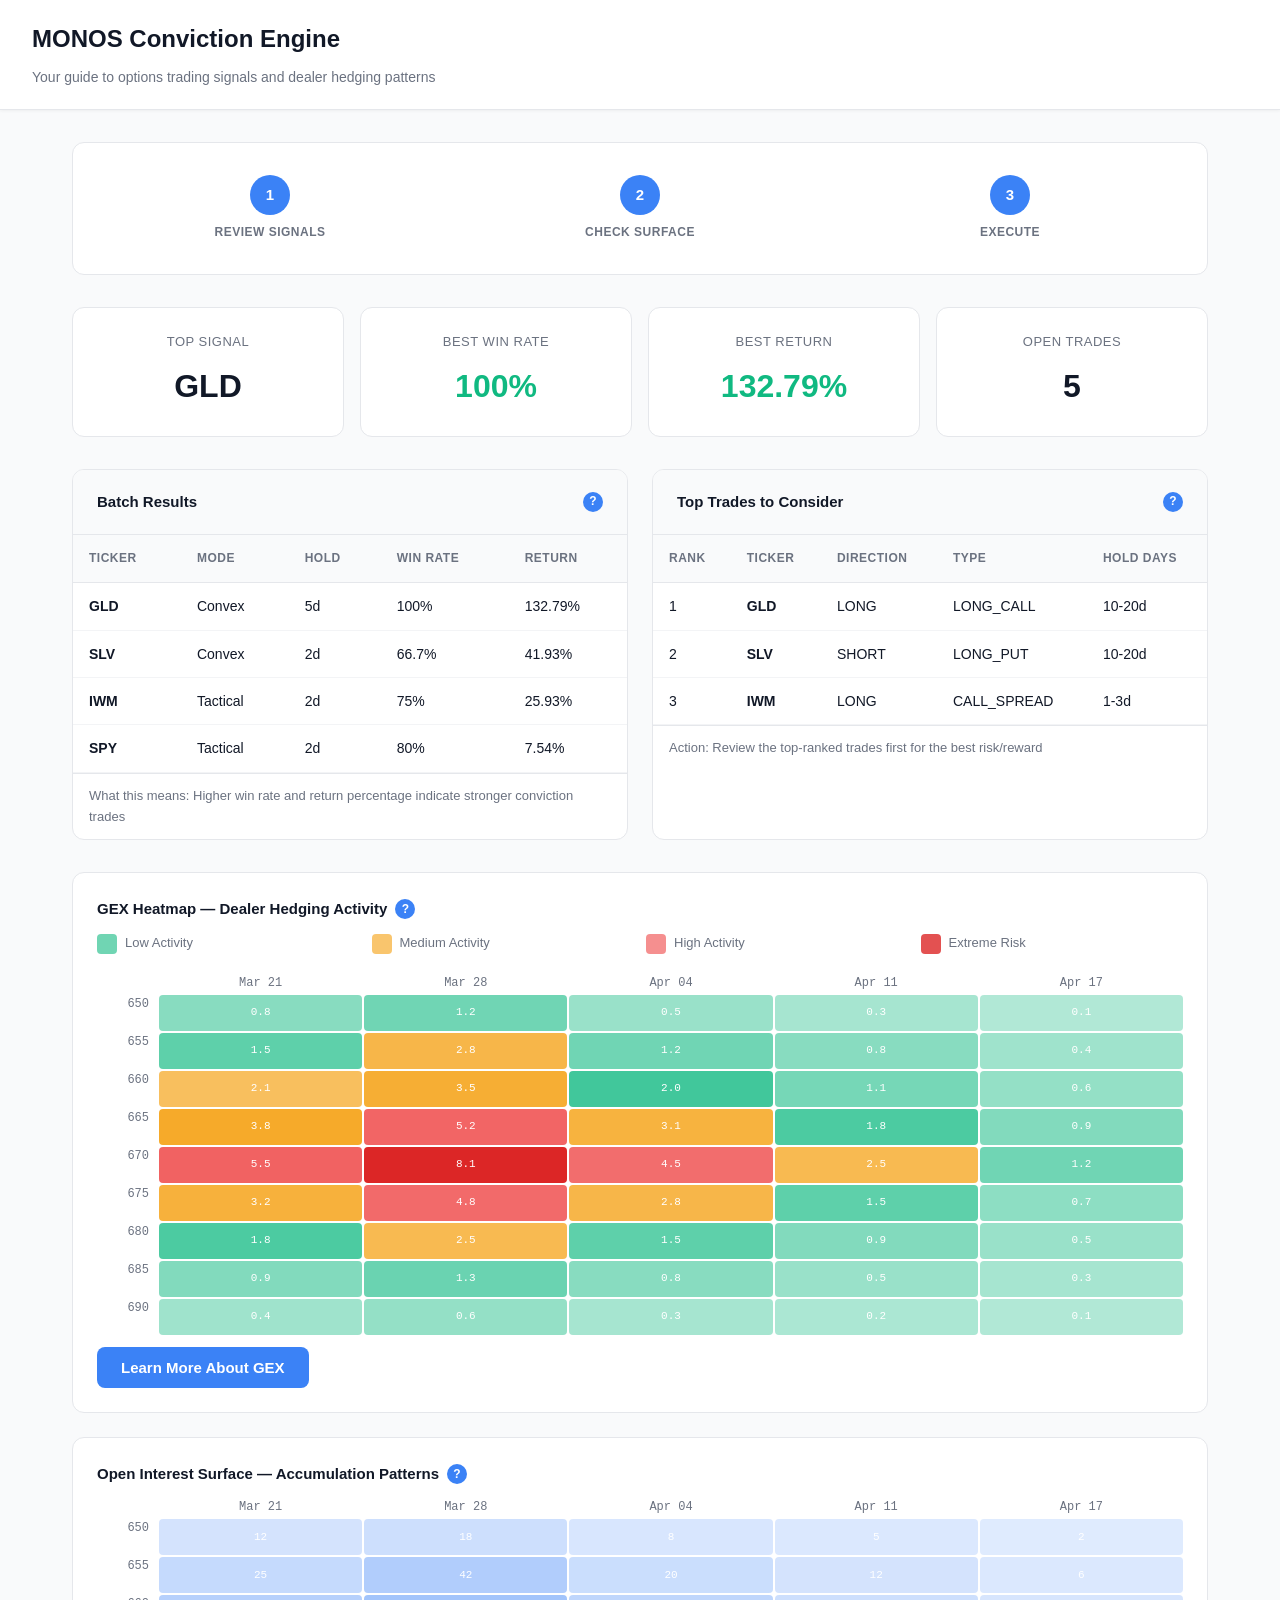
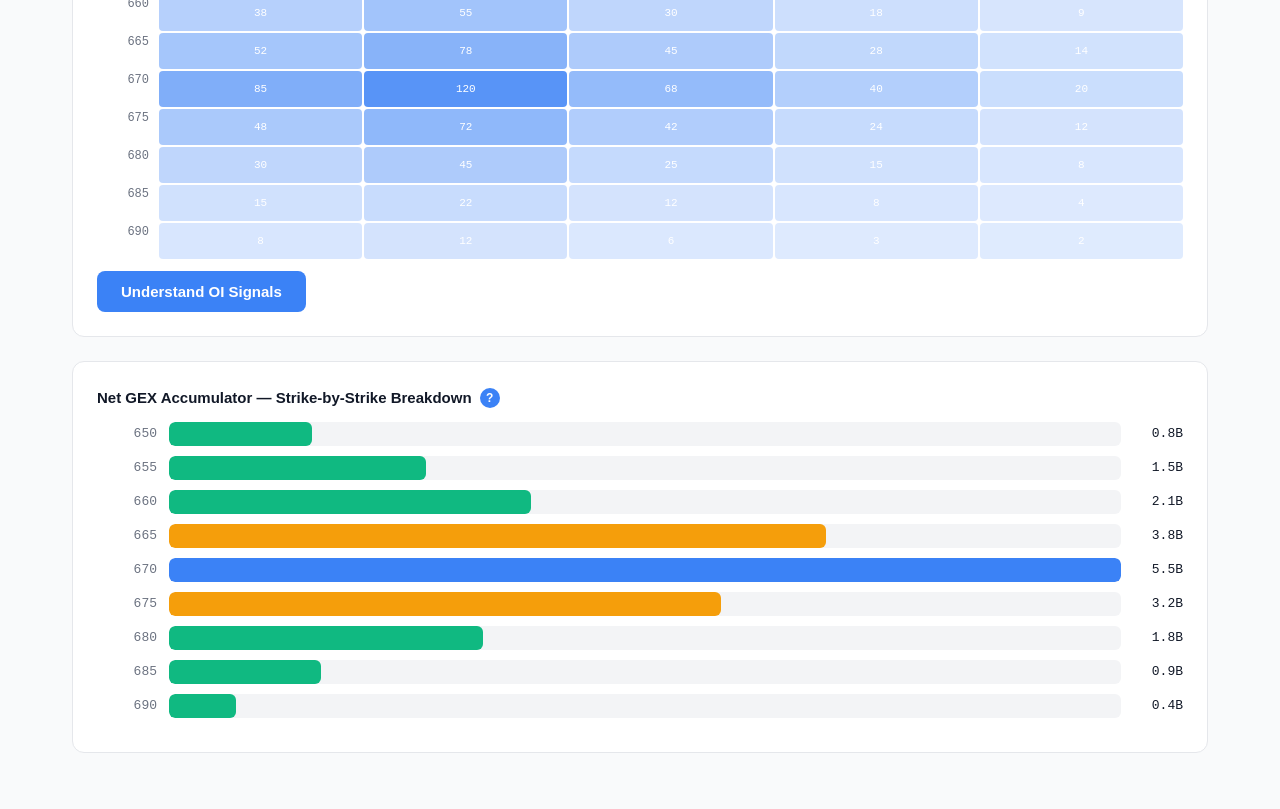
<file: monos-design-lab/04-beginner.html>
<!DOCTYPE html>
<html lang="en">
<head>
<meta charset="UTF-8">
<meta name="viewport" content="width=device-width, initial-scale=1.0">
<title>MONOS — Beginner Guided Build</title>
<style>
:root {
  --bg: #f9fafb;
  --card-bg: #ffffff;
  --text: #111827;
  --text-dim: #6b7280;
  --primary: #3b82f6;
  --success: #10b981;
  --warning: #f59e0b;
  --danger: #ef4444;
  --mono: 'Menlo','Consolas',monospace;
}
* { box-sizing: border-box; margin: 0; padding: 0; }
body {
  font-family: -apple-system, BlinkMacSystemFont, 'Segoe UI', Roboto, 'Helvetica Neue', sans-serif;
  font-size: 15px;
  background: var(--bg);
  color: var(--text);
  line-height: 1.6;
}
/* Header */
.header {
  background: var(--card-bg);
  border-bottom: 1px solid #e5e7eb;
  padding: 20px 32px;
  box-shadow: 0 1px 3px rgba(0,0,0,0.05);
}
.header-title {
  font-size: 24px;
  font-weight: 700;
  margin-bottom: 8px;
}
.header-subtitle {
  font-size: 14px;
  color: var(--text-dim);
}
/* Container */
.container {
  max-width: 1200px;
  margin: 0 auto;
  padding: 32px;
}
/* Steps */
.steps {
  display: flex;
  gap: 16px;
  margin-bottom: 32px;
  background: var(--card-bg);
  padding: 20px;
  border-radius: 12px;
  border: 1px solid #e5e7eb;
}
.step {
  flex: 1;
  text-align: center;
  padding: 12px;
}
.step-num {
  display: inline-flex;
  align-items: center;
  justify-content: center;
  width: 40px;
  height: 40px;
  border-radius: 50%;
  background: var(--primary);
  color: #fff;
  font-weight: 700;
  margin-bottom: 8px;
}
.step-label {
  font-size: 12px;
  color: var(--text-dim);
  text-transform: uppercase;
  letter-spacing: 0.5px;
  font-weight: 600;
}
/* KPI Cards */
.kpi-row {
  display: grid;
  grid-template-columns: repeat(4, 1fr);
  gap: 16px;
  margin-bottom: 32px;
}
.kpi-card {
  background: var(--card-bg);
  border-radius: 12px;
  padding: 24px;
  border: 1px solid #e5e7eb;
  text-align: center;
}
.kpi-label {
  font-size: 13px;
  color: var(--text-dim);
  text-transform: uppercase;
  letter-spacing: 0.5px;
  margin-bottom: 8px;
}
.kpi-value {
  font-size: 32px;
  font-weight: 700;
  color: var(--text);
}
.kpi-value.pos { color: var(--success); }
.kpi-value.neg { color: var(--danger); }
/* Cards */
.card-row {
  display: grid;
  grid-template-columns: 1fr 1fr;
  gap: 24px;
  margin-bottom: 32px;
}
.card {
  background: var(--card-bg);
  border-radius: 12px;
  border: 1px solid #e5e7eb;
  overflow: hidden;
}
.card-header {
  padding: 20px 24px;
  border-bottom: 1px solid #e5e7eb;
  background: #f9fafb;
  font-weight: 600;
  font-size: 15px;
  display: flex;
  align-items: center;
  justify-content: space-between;
}
.help-icon {
  width: 20px;
  height: 20px;
  border-radius: 50%;
  background: var(--primary);
  color: #fff;
  display: flex;
  align-items: center;
  justify-content: center;
  font-size: 12px;
  cursor: pointer;
  position: relative;
}
.tooltip {
  position: absolute;
  background: #111827;
  color: #fff;
  padding: 8px 12px;
  border-radius: 6px;
  font-size: 12px;
  white-space: nowrap;
  bottom: 100%;
  right: 0;
  margin-bottom: 8px;
  display: none;
  z-index: 100;
}
.help-icon:hover .tooltip { display: block; }
.card-body {
  padding: 0;
  overflow-x: auto;
}
table {
  width: 100%;
  border-collapse: collapse;
  font-size: 14px;
}
th {
  text-align: left;
  padding: 14px 16px;
  background: #f9fafb;
  border-bottom: 1px solid #e5e7eb;
  color: var(--text-dim);
  font-weight: 600;
  text-transform: uppercase;
  font-size: 12px;
  letter-spacing: 0.5px;
}
td {
  padding: 12px 16px;
  border-bottom: 1px solid #f3f4f6;
}
tr:hover { background: #f9fafb; }
/* Heatmap Legend */
.heatmap-section {
  background: var(--card-bg);
  border-radius: 12px;
  border: 1px solid #e5e7eb;
  padding: 24px;
  margin-bottom: 24px;
}
.heatmap-title {
  font-weight: 600;
  font-size: 15px;
  margin-bottom: 12px;
  display: flex;
  align-items: center;
  gap: 8px;
}
.legend {
  display: grid;
  grid-template-columns: repeat(4, 1fr);
  gap: 12px;
  margin-bottom: 20px;
}
.legend-item {
  display: flex;
  align-items: center;
  gap: 8px;
}
.legend-color {
  width: 20px;
  height: 20px;
  border-radius: 4px;
}
.legend-label {
  font-size: 13px;
  color: var(--text-dim);
}
/* Heatmap */
.heatmap-grid {
  display: grid;
  gap: 2px;
  padding: 0;
  background: transparent;
}
.heatmap-cell {
  border-radius: 4px;
  display: flex;
  align-items: center;
  justify-content: center;
  font-size: 11px;
  font-family: var(--mono);
  color: #fff;
  min-height: 36px;
  font-weight: 500;
}
.heatmap-label {
  font-size: 12px;
  color: var(--text-dim);
  text-align: center;
  font-family: var(--mono);
}
/* Histogram */
.hist-bar {
  display: flex;
  align-items: center;
  gap: 12px;
  margin-bottom: 10px;
}
.hist-label {
  min-width: 60px;
  font-size: 13px;
  font-family: var(--mono);
  color: var(--text-dim);
  text-align: right;
}
.hist-track {
  flex: 1;
  height: 24px;
  background: #f3f4f6;
  border-radius: 6px;
  overflow: hidden;
}
.hist-fill { height: 100%; border-radius: 6px; transition: width 0.3s; }
.hist-val {
  min-width: 50px;
  font-size: 13px;
  font-family: var(--mono);
  text-align: right;
}
/* CTA Button */
.cta-button {
  display: inline-block;
  background: var(--primary);
  color: #fff;
  padding: 12px 24px;
  border-radius: 8px;
  border: none;
  font-size: 15px;
  font-weight: 600;
  cursor: pointer;
  transition: background 0.2s;
  margin-top: 12px;
}
.cta-button:hover { background: #2563eb; }
@media (max-width: 960px) {
  .card-row { grid-template-columns: 1fr; }
  .kpi-row { grid-template-columns: 1fr 1fr; }
  .steps { flex-direction: column; }
  .legend { grid-template-columns: repeat(2, 1fr); }
}
</style>
</head>
<body>

<div class="header">
  <div class="header-title">MONOS Conviction Engine</div>
  <div class="header-subtitle">Your guide to options trading signals and dealer hedging patterns</div>
</div>

<div class="container">
  <!-- Steps -->
  <div class="steps">
    <div class="step">
      <div class="step-num">1</div>
      <div class="step-label">Review Signals</div>
    </div>
    <div class="step">
      <div class="step-num">2</div>
      <div class="step-label">Check Surface</div>
    </div>
    <div class="step">
      <div class="step-num">3</div>
      <div class="step-label">Execute</div>
    </div>
  </div>

  <!-- KPIs -->
  <div class="kpi-row">
    <div class="kpi-card">
      <div class="kpi-label">Top Signal</div>
      <div class="kpi-value">GLD</div>
    </div>
    <div class="kpi-card">
      <div class="kpi-label">Best Win Rate</div>
      <div class="kpi-value pos">100%</div>
    </div>
    <div class="kpi-card">
      <div class="kpi-label">Best Return</div>
      <div class="kpi-value pos">132.79%</div>
    </div>
    <div class="kpi-card">
      <div class="kpi-label">Open Trades</div>
      <div class="kpi-value">5</div>
    </div>
  </div>

  <!-- Tables -->
  <div class="card-row">
    <div class="card">
      <div class="card-header">
        <span>Batch Results</span>
        <div class="help-icon">?
          <div class="tooltip">Compare backtested strategies across assets</div>
        </div>
      </div>
      <div class="card-body">
        <table>
          <thead><tr><th>Ticker</th><th>Mode</th><th>Hold</th><th>Win Rate</th><th>Return</th></tr></thead>
          <tbody id="batch-body"></tbody>
        </table>
      </div>
      <div style="padding: 12px 16px; font-size: 13px; color: var(--text-dim); border-top: 1px solid #e5e7eb;">
        What this means: Higher win rate and return percentage indicate stronger conviction trades
      </div>
    </div>
    <div class="card">
      <div class="card-header">
        <span>Top Trades to Consider</span>
        <div class="help-icon">?
          <div class="tooltip">Best opportunities ranked by conviction</div>
        </div>
      </div>
      <div class="card-body">
        <table>
          <thead><tr><th>Rank</th><th>Ticker</th><th>Direction</th><th>Type</th><th>Hold Days</th></tr></thead>
          <tbody id="top-body"></tbody>
        </table>
      </div>
      <div style="padding: 12px 16px; font-size: 13px; color: var(--text-dim); border-top: 1px solid #e5e7eb;">
        Action: Review the top-ranked trades first for the best risk/reward
      </div>
    </div>
  </div>

  <!-- Heatmaps with Legends -->
  <div class="heatmap-section">
    <div class="heatmap-title">
      <span>GEX Heatmap — Dealer Hedging Activity</span>
      <div class="help-icon">?
        <div class="tooltip">Red = high dealer hedging risk, Green = low dealer hedging</div>
      </div>
    </div>
    <div class="legend">
      <div class="legend-item">
        <div class="legend-color" style="background: rgba(16, 185, 129, 0.6);"></div>
        <span class="legend-label">Low Activity</span>
      </div>
      <div class="legend-item">
        <div class="legend-color" style="background: rgba(245, 158, 11, 0.6);"></div>
        <span class="legend-label">Medium Activity</span>
      </div>
      <div class="legend-item">
        <div class="legend-color" style="background: rgba(239, 68, 68, 0.6);"></div>
        <span class="legend-label">High Activity</span>
      </div>
      <div class="legend-item">
        <div class="legend-color" style="background: rgba(220, 38, 38, 0.8);"></div>
        <span class="legend-label">Extreme Risk</span>
      </div>
    </div>
    <div id="gex-heatmap"></div>
    <button class="cta-button">Learn More About GEX</button>
  </div>

  <div class="heatmap-section">
    <div class="heatmap-title">
      <span>Open Interest Surface — Accumulation Patterns</span>
      <div class="help-icon">?
        <div class="tooltip">Shows where large options positions are building</div>
      </div>
    </div>
    <div id="oi-surface"></div>
    <button class="cta-button">Understand OI Signals</button>
  </div>

  <!-- Histogram -->
  <div class="heatmap-section">
    <div class="heatmap-title">
      <span>Net GEX Accumulator — Strike-by-Strike Breakdown</span>
      <div class="help-icon">?
        <div class="tooltip">Taller bars indicate stronger dealer positioning at that strike price</div>
      </div>
    </div>
    <div id="accum-hist"></div>
  </div>
</div>

<script>
// ── SHARED DATA ──────────────────────────────────────────────
const BATCH = [
  {ticker:"GLD",mode:"Convex",hold:"5d",wr:100,wgt:132.79,str:"HIGH"},
  {ticker:"SLV",mode:"Convex",hold:"2d",wr:66.7,wgt:41.93,str:"HIGH"},
  {ticker:"IWM",mode:"Tactical",hold:"2d",wr:75,wgt:25.93,str:"HIGH"},
  {ticker:"SPY",mode:"Tactical",hold:"2d",wr:80,wgt:7.54,str:"HIGH"},
];
const TOP_TRADES = [
  {rank:1,ticker:"GLD",dir:"LONG",struct:"LONG_CALL",hold:"10-20d",sizing:"HIGH"},
  {rank:2,ticker:"SLV",dir:"SHORT",struct:"LONG_PUT",hold:"10-20d",sizing:"HIGH"},
  {rank:3,ticker:"IWM",dir:"LONG",struct:"CALL_SPREAD",hold:"1-3d",sizing:"MEDIUM"},
];
const STRIKES = [650,655,660,665,670,675,680,685,690];
const EXPIRIES = ["Mar 21","Mar 28","Apr 04","Apr 11","Apr 17"];
const GEX_DATA = [
  [0.8,1.2,0.5,0.3,0.1],[1.5,2.8,1.2,0.8,0.4],[2.1,3.5,2.0,1.1,0.6],
  [3.8,5.2,3.1,1.8,0.9],[5.5,8.1,4.5,2.5,1.2],[3.2,4.8,2.8,1.5,0.7],
  [1.8,2.5,1.5,0.9,0.5],[0.9,1.3,0.8,0.5,0.3],[0.4,0.6,0.3,0.2,0.1],
];
const OI_DATA = [
  [12,18,8,5,2],[25,42,20,12,6],[38,55,30,18,9],
  [52,78,45,28,14],[85,120,68,40,20],[48,72,42,24,12],
  [30,45,25,15,8],[15,22,12,8,4],[8,12,6,3,2],
];
const NET_GEX = [{s:650,v:0.8},{s:655,v:1.5},{s:660,v:2.1},{s:665,v:3.8},{s:670,v:5.5},{s:675,v:3.2},{s:680,v:1.8},{s:685,v:0.9},{s:690,v:0.4}];

// ── RENDER ───────────────────────────────────────────────
function renderBatch(){
  let h="";
  BATCH.slice(0,4).forEach(b=>{
    const c=b.wgt>0?"pos":"neg";
    h+=`<tr><td><strong>${b.ticker}</strong></td><td>${b.mode}</td><td>${b.hold}</td><td>${b.wr}%</td><td class="${c}">${b.wgt}%</td></tr>`;
  });
  document.getElementById("batch-body").innerHTML=h;
}
function renderTopTrades(){
  let h="";
  TOP_TRADES.forEach(t=>{
    h+=`<tr><td>${t.rank}</td><td><strong>${t.ticker}</strong></td><td>${t.dir}</td><td>${t.struct}</td><td>${t.hold}</td></tr>`;
  });
  document.getElementById("top-body").innerHTML=h;
}
function gexColor(v){
  const max=8.1;const pct=Math.min(v/max,1);
  if(pct<0.25)return `rgba(16, 185, 129, ${0.3+pct*2})`;
  if(pct<0.5)return `rgba(245, 158, 11, ${0.4+pct})`;
  if(pct<0.75)return `rgba(239, 68, 68, ${0.5+pct*0.5})`;
  return `rgba(220, 38, 38, ${0.6+pct*0.4})`;
}
function renderHeatmap(id,data,label){
  const cols=EXPIRIES.length;
  let h=`<div class="heatmap-grid" style="grid-template-columns:60px repeat(${cols},1fr)">`;
  h+=`<div></div>`;
  EXPIRIES.forEach(e=>h+=`<div class="heatmap-label">${e}</div>`);
  STRIKES.forEach((s,i)=>{
    h+=`<div class="heatmap-label" style="text-align:right;padding-right:8px">${s}</div>`;
    data[i].forEach(v=>{
      const bg=label==="gex"?gexColor(v):`rgba(59,130,246,${Math.min(v/120,1)*0.7+0.15})`;
      h+=`<div class="heatmap-cell" style="background:${bg}">${label==="gex"?v.toFixed(1):v}</div>`;
    });
  });
  h+=`</div>`;
  document.getElementById(id).innerHTML=h;
}
function renderHistogram(){
  const max=Math.max(...NET_GEX.map(d=>d.v));
  let h="";
  NET_GEX.forEach(d=>{
    const pct=(d.v/max*100).toFixed(0);
    const color=d.s===670?"var(--primary)":d.v>3?"var(--warning)":"var(--success)";
    h+=`<div class="hist-bar"><span class="hist-label">${d.s}</span><div class="hist-track"><div class="hist-fill" style="width:${pct}%;background:${color}"></div></div><span class="hist-val">${d.v.toFixed(1)}B</span></div>`;
  });
  document.getElementById("accum-hist").innerHTML=h;
}
renderBatch();renderTopTrades();renderHeatmap("gex-heatmap",GEX_DATA,"gex");renderHeatmap("oi-surface",OI_DATA,"oi");renderHistogram();
</script>
</body>
</html>
</file>
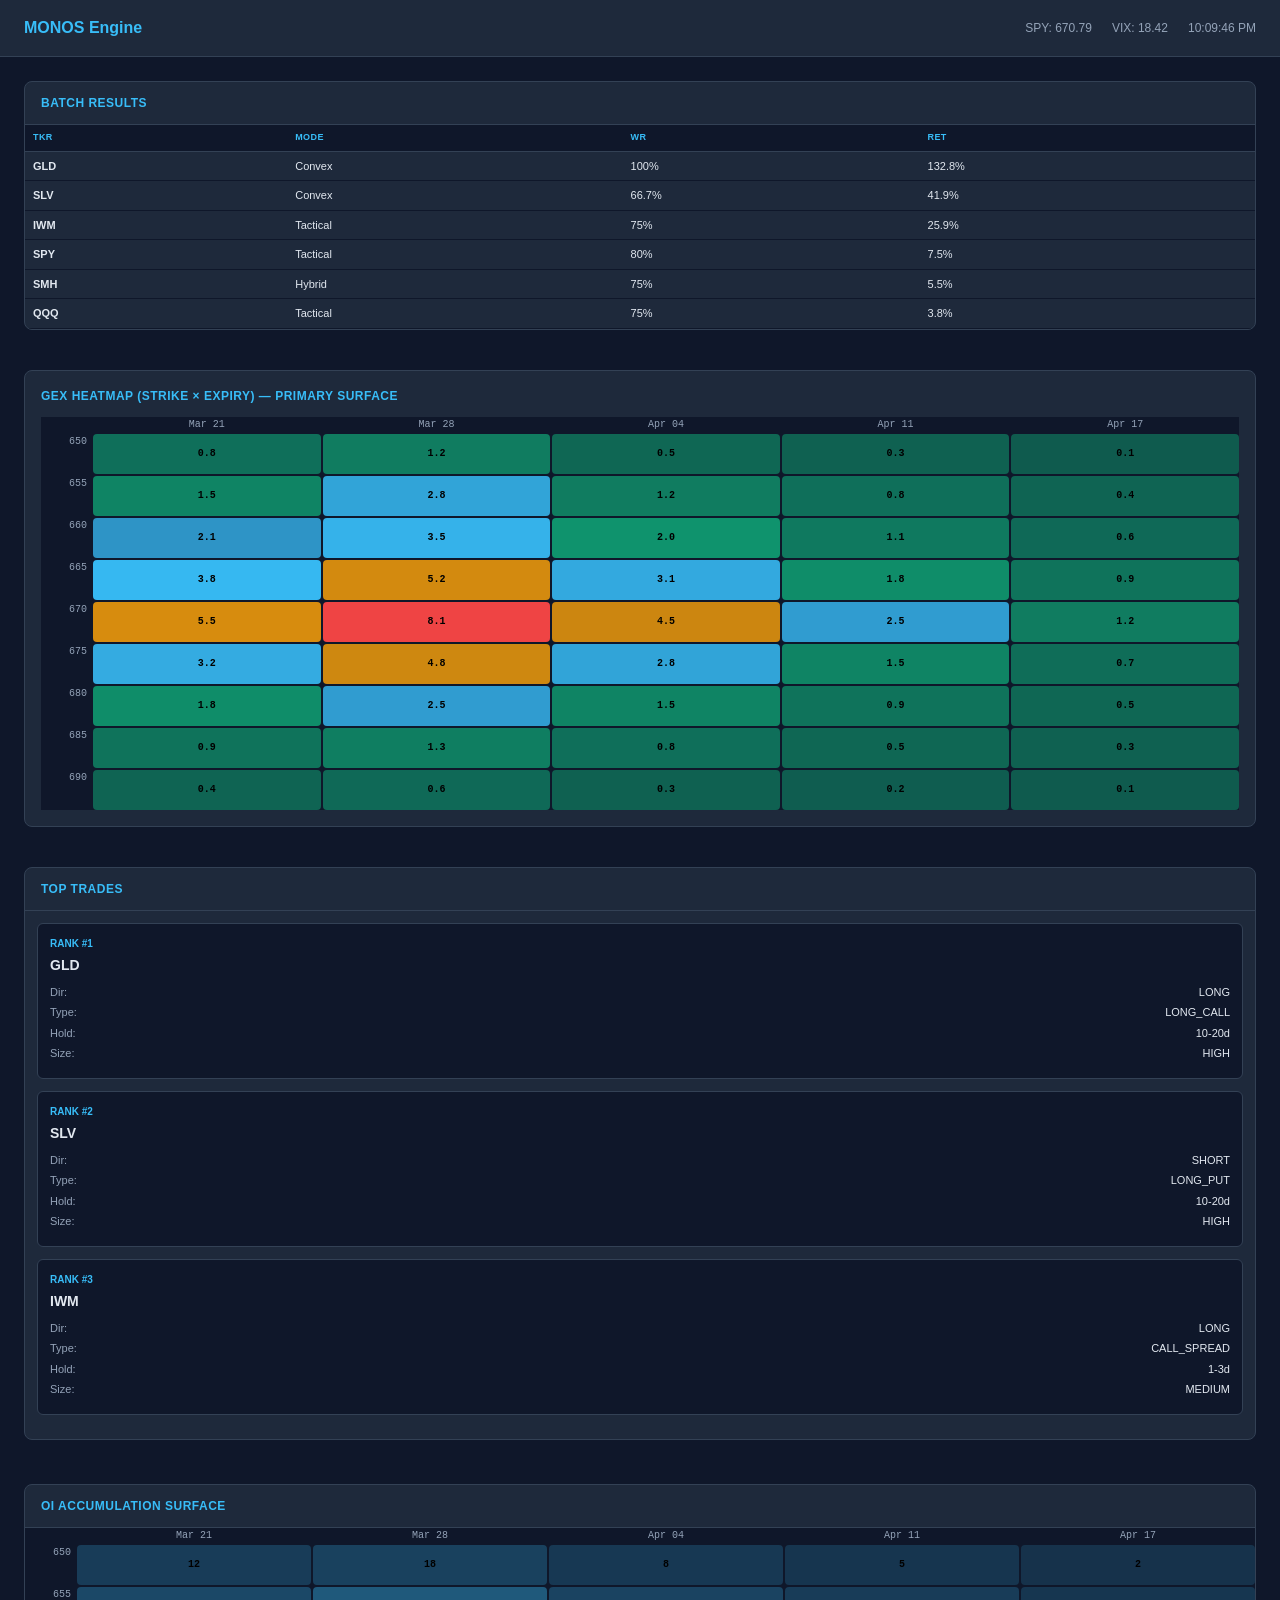
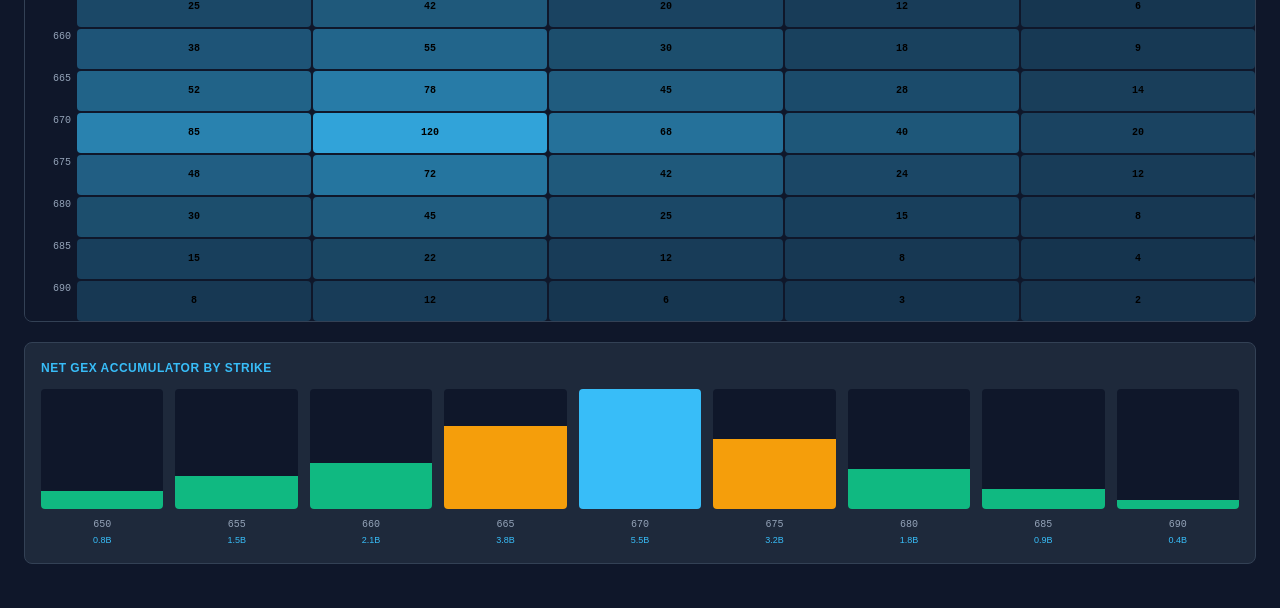
<file: monos-design-lab/05-hybrid.html>
<!DOCTYPE html>
<html lang="en">
<head>
<meta charset="UTF-8">
<meta name="viewport" content="width=device-width, initial-scale=1.0">
<title>MONOS — Hybrid Pro Build</title>
<style>
:root {
  --bg: #0f172a;
  --card-bg: #1e293b;
  --border: #334155;
  --text: #e2e8f0;
  --text-dim: #94a3b8;
  --accent: #38bdf8;
  --success: #10b981;
  --warning: #f59e0b;
  --danger: #ef4444;
  --mono: 'Menlo','Consolas',monospace;
}
* { box-sizing: border-box; margin: 0; padding: 0; }
body {
  font-family: -apple-system, BlinkMacSystemFont, 'Segoe UI', Roboto, 'Helvetica Neue', sans-serif;
  font-size: 13px;
  background: var(--bg);
  color: var(--text);
  line-height: 1.5;
}
/* Header */
.header {
  background: var(--card-bg);
  border-bottom: 1px solid var(--border);
  padding: 16px 24px;
  display: flex;
  align-items: center;
  justify-content: space-between;
  position: sticky;
  top: 0;
  z-index: 100;
}
.header-left {
  display: flex;
  align-items: center;
  gap: 32px;
}
.header-logo {
  font-size: 16px;
  font-weight: 700;
  color: var(--accent);
}
.header-right {
  display: flex;
  gap: 20px;
  align-items: center;
  font-size: 12px;
  color: var(--text-dim);
}
/* Container */
.container {
  padding: 24px;
  max-width: 100%;
}
/* Three Column Layout */
.three-col {
  display: grid;
  grid-template-columns: 320px 1fr 320px;
  gap: 20px;
  margin-bottom: 24px;
}
/* Columns */
.col-left, .col-right { }
.col-center { }
/* Card */
.card {
  background: var(--card-bg);
  border: 1px solid var(--border);
  border-radius: 8px;
  overflow: hidden;
  margin-bottom: 20px;
}
.card-header {
  padding: 12px 16px;
  border-bottom: 1px solid var(--border);
  font-weight: 600;
  font-size: 12px;
  color: var(--accent);
  text-transform: uppercase;
  letter-spacing: 0.5px;
}
.card-body {
  padding: 0;
  overflow-x: auto;
}
/* Tables */
table {
  width: 100%;
  border-collapse: collapse;
  font-size: 12px;
}
th {
  text-align: left;
  padding: 8px 12px;
  background: #0f172a;
  border-bottom: 1px solid var(--border);
  color: var(--accent);
  font-weight: 600;
  text-transform: uppercase;
  font-size: 10px;
  letter-spacing: 0.4px;
}
td {
  padding: 8px 12px;
  border-bottom: 1px solid #0f172a;
}
tr:hover { background: #1a1f3a; }
/* Heatmap */
.heatmap-wrapper {
  background: var(--card-bg);
  border: 1px solid var(--border);
  border-radius: 8px;
  padding: 16px;
  margin-bottom: 20px;
}
.heatmap-title {
  font-weight: 600;
  font-size: 12px;
  color: var(--accent);
  text-transform: uppercase;
  letter-spacing: 0.5px;
  margin-bottom: 12px;
}
.heatmap-grid {
  display: grid;
  gap: 2px;
  padding: 0;
  background: var(--bg);
}
.heatmap-cell {
  border-radius: 4px;
  display: flex;
  align-items: center;
  justify-content: center;
  font-size: 10px;
  font-family: var(--mono);
  color: #000;
  min-height: 40px;
  font-weight: 600;
}
.heatmap-label {
  font-size: 10px;
  color: var(--text-dim);
  text-align: center;
  font-family: var(--mono);
}
/* Compact Batch Table */
.batch-table {
  font-size: 11px;
}
.batch-table td {
  padding: 6px 8px;
}
.batch-table th {
  padding: 6px 8px;
  font-size: 9px;
}
/* Trade Cards */
.trade-card {
  background: #0f172a;
  border: 1px solid var(--border);
  border-radius: 6px;
  padding: 12px;
  margin-bottom: 12px;
}
.trade-rank {
  font-size: 10px;
  color: var(--accent);
  font-weight: 700;
  margin-bottom: 4px;
}
.trade-ticker {
  font-size: 14px;
  font-weight: 700;
  color: var(--text);
  margin-bottom: 8px;
}
.trade-row {
  display: flex;
  justify-content: space-between;
  font-size: 11px;
  color: var(--text-dim);
  margin-bottom: 4px;
}
.trade-label { color: var(--text-dim); }
.trade-value { color: var(--text); }
/* Histogram */
.hist-bar {
  display: flex;
  align-items: center;
  gap: 8px;
  margin-bottom: 4px;
}
.hist-label {
  min-width: 50px;
  font-size: 10px;
  font-family: var(--mono);
  color: var(--text-dim);
  text-align: right;
}
.hist-track {
  flex: 1;
  height: 16px;
  background: #0f172a;
  border: 1px solid var(--border);
  border-radius: 3px;
  overflow: hidden;
}
.hist-fill { height: 100%; transition: width 0.3s; }
.hist-val {
  min-width: 45px;
  font-size: 10px;
  font-family: var(--mono);
  text-align: right;
  color: var(--text);
}
/* Full Width Histogram */
.histogram-wrapper {
  background: var(--card-bg);
  border: 1px solid var(--border);
  border-radius: 8px;
  padding: 16px;
  margin-bottom: 20px;
}
.histogram-title {
  font-weight: 600;
  font-size: 12px;
  color: var(--accent);
  text-transform: uppercase;
  letter-spacing: 0.5px;
  margin-bottom: 12px;
}
.histogram-grid {
  display: grid;
  grid-template-columns: repeat(9, 1fr);
  gap: 12px;
}
.hist-col {
  text-align: center;
}
.hist-col-bar {
  height: 120px;
  background: var(--bg);
  border-radius: 4px;
  margin-bottom: 8px;
  display: flex;
  align-items: flex-end;
  justify-content: center;
  overflow: hidden;
}
.hist-col-fill {
  width: 100%;
  transition: height 0.3s;
}
.hist-col-label {
  font-size: 10px;
  font-family: var(--mono);
  color: var(--text-dim);
}
@media (max-width: 1400px) {
  .three-col { grid-template-columns: 1fr; }
}
</style>
</head>
<body>

<div class="header">
  <div class="header-left">
    <div class="header-logo">MONOS Engine</div>
  </div>
  <div class="header-right">
    <span>SPY: 670.79</span>
    <span>VIX: 18.42</span>
    <span id="clock"></span>
  </div>
</div>

<div class="container">
  <!-- Three Column Layout: Batch | GEX Heatmap | Top Trades -->
  <div class="three-col">
    <!-- Left: Batch Results -->
    <div class="col-left">
      <div class="card">
        <div class="card-header">Batch Results</div>
        <div class="card-body">
          <table class="batch-table">
            <thead><tr><th>Tkr</th><th>Mode</th><th>WR</th><th>Ret</th></tr></thead>
            <tbody id="batch-body"></tbody>
          </table>
        </div>
      </div>
    </div>

    <!-- Center: GEX Heatmap (Primary Focus) -->
    <div class="col-center">
      <div class="heatmap-wrapper">
        <div class="heatmap-title">GEX Heatmap (Strike × Expiry) — Primary Surface</div>
        <div id="gex-heatmap"></div>
      </div>
    </div>

    <!-- Right: Top Trades as Cards -->
    <div class="col-right">
      <div class="card">
        <div class="card-header">Top Trades</div>
        <div class="card-body" id="top-trades-cards" style="padding:12px"></div>
      </div>
    </div>
  </div>

  <!-- OI Surface -->
  <div class="card">
    <div class="card-header">OI Accumulation Surface</div>
    <div class="card-body" id="oi-surface"></div>
  </div>

  <!-- Accumulator Histogram - Full Width with Column Layout -->
  <div class="histogram-wrapper">
    <div class="histogram-title">Net GEX Accumulator by Strike</div>
    <div class="histogram-grid" id="accum-hist-cols"></div>
  </div>
</div>

<script>
// ── SHARED DATA ──────────────────────────────────────────────
const BATCH = [
  {ticker:"GLD",mode:"Convex",hold:"5d",wr:100,wgt:132.79,str:"HIGH"},
  {ticker:"SLV",mode:"Convex",hold:"2d",wr:66.7,wgt:41.93,str:"HIGH"},
  {ticker:"IWM",mode:"Tactical",hold:"2d",wr:75,wgt:25.93,str:"HIGH"},
  {ticker:"SPY",mode:"Tactical",hold:"2d",wr:80,wgt:7.54,str:"HIGH"},
  {ticker:"SMH",mode:"Hybrid",hold:"10d",wr:75,wgt:5.53,str:"HIGH"},
  {ticker:"QQQ",mode:"Tactical",hold:"10d",wr:75,wgt:3.83,str:"MEDIUM"},
];
const TOP_TRADES = [
  {rank:1,ticker:"GLD",dir:"LONG",struct:"LONG_CALL",hold:"10-20d",sizing:"HIGH"},
  {rank:2,ticker:"SLV",dir:"SHORT",struct:"LONG_PUT",hold:"10-20d",sizing:"HIGH"},
  {rank:3,ticker:"IWM",dir:"LONG",struct:"CALL_SPREAD",hold:"1-3d",sizing:"MEDIUM"},
];
const STRIKES = [650,655,660,665,670,675,680,685,690];
const EXPIRIES = ["Mar 21","Mar 28","Apr 04","Apr 11","Apr 17"];
const GEX_DATA = [
  [0.8,1.2,0.5,0.3,0.1],[1.5,2.8,1.2,0.8,0.4],[2.1,3.5,2.0,1.1,0.6],
  [3.8,5.2,3.1,1.8,0.9],[5.5,8.1,4.5,2.5,1.2],[3.2,4.8,2.8,1.5,0.7],
  [1.8,2.5,1.5,0.9,0.5],[0.9,1.3,0.8,0.5,0.3],[0.4,0.6,0.3,0.2,0.1],
];
const OI_DATA = [
  [12,18,8,5,2],[25,42,20,12,6],[38,55,30,18,9],
  [52,78,45,28,14],[85,120,68,40,20],[48,72,42,24,12],
  [30,45,25,15,8],[15,22,12,8,4],[8,12,6,3,2],
];
const NET_GEX = [{s:650,v:0.8},{s:655,v:1.5},{s:660,v:2.1},{s:665,v:3.8},{s:670,v:5.5},{s:675,v:3.2},{s:680,v:1.8},{s:685,v:0.9},{s:690,v:0.4}];

// ── RENDER ───────────────────────────────────────────────
function renderBatch(){
  let h="";
  BATCH.forEach(b=>{
    const c=b.wgt>0?"pos":"neg";
    h+=`<tr><td><strong>${b.ticker}</strong></td><td>${b.mode}</td><td>${b.wr}%</td><td class="${c}">${b.wgt.toFixed(1)}%</td></tr>`;
  });
  document.getElementById("batch-body").innerHTML=h;
}
function renderTopTrades(){
  let h="";
  TOP_TRADES.forEach(t=>{
    h+=`<div class="trade-card">
      <div class="trade-rank">RANK #${t.rank}</div>
      <div class="trade-ticker">${t.ticker}</div>
      <div class="trade-row"><span class="trade-label">Dir:</span><span class="trade-value">${t.dir}</span></div>
      <div class="trade-row"><span class="trade-label">Type:</span><span class="trade-value">${t.struct}</span></div>
      <div class="trade-row"><span class="trade-label">Hold:</span><span class="trade-value">${t.hold}</span></div>
      <div class="trade-row"><span class="trade-label">Size:</span><span class="trade-value">${t.sizing}</span></div>
    </div>`;
  });
  document.getElementById("top-trades-cards").innerHTML=h;
}
function gexColor(v){
  const max=8.1;const pct=Math.min(v/max,1);
  if(pct<0.25)return `rgba(16,185,129,${0.4+pct*1.5})`;
  if(pct<0.5)return `rgba(56,189,248,${0.5+pct})`;
  if(pct<0.75)return `rgba(245,158,11,${0.6+pct*0.4})`;
  return `rgba(239,68,68,${0.7+pct*0.3})`;
}
function renderHeatmap(id,data,label){
  const cols=EXPIRIES.length;
  let h=`<div class="heatmap-grid" style="grid-template-columns:50px repeat(${cols},1fr)">`;
  h+=`<div></div>`;
  EXPIRIES.forEach(e=>h+=`<div class="heatmap-label">${e}</div>`);
  STRIKES.forEach((s,i)=>{
    h+=`<div class="heatmap-label" style="text-align:right;padding-right:4px">${s}</div>`;
    data[i].forEach(v=>{
      const bg=label==="gex"?gexColor(v):`rgba(56,189,248,${Math.min(v/120,1)*0.7+0.15})`;
      h+=`<div class="heatmap-cell" style="background:${bg}">${label==="gex"?v.toFixed(1):v}</div>`;
    });
  });
  h+=`</div>`;
  document.getElementById(id).innerHTML=h;
}
function renderHistogramColumns(){
  const max=Math.max(...NET_GEX.map(d=>d.v));
  let h="";
  NET_GEX.forEach(d=>{
    const pct=(d.v/max*100).toFixed(0);
    const color=d.s===670?"#38bdf8":d.v>3?"#f59e0b":"#10b981";
    h+=`<div class="hist-col">
      <div class="hist-col-bar">
        <div class="hist-col-fill" style="height:${pct}%;background:${color}"></div>
      </div>
      <div class="hist-col-label">${d.s}</div>
      <div style="font-size:9px;color:#38bdf8;margin-top:2px">${d.v.toFixed(1)}B</div>
    </div>`;
  });
  document.getElementById("accum-hist-cols").innerHTML=h;
}
function updateClock(){document.getElementById("clock").textContent=new Date().toLocaleTimeString();}
renderBatch();renderTopTrades();renderHeatmap("gex-heatmap",GEX_DATA,"gex");renderHeatmap("oi-surface",OI_DATA,"oi");renderHistogramColumns();setInterval(updateClock,1000);updateClock();
</script>
</body>
</html>
</file>
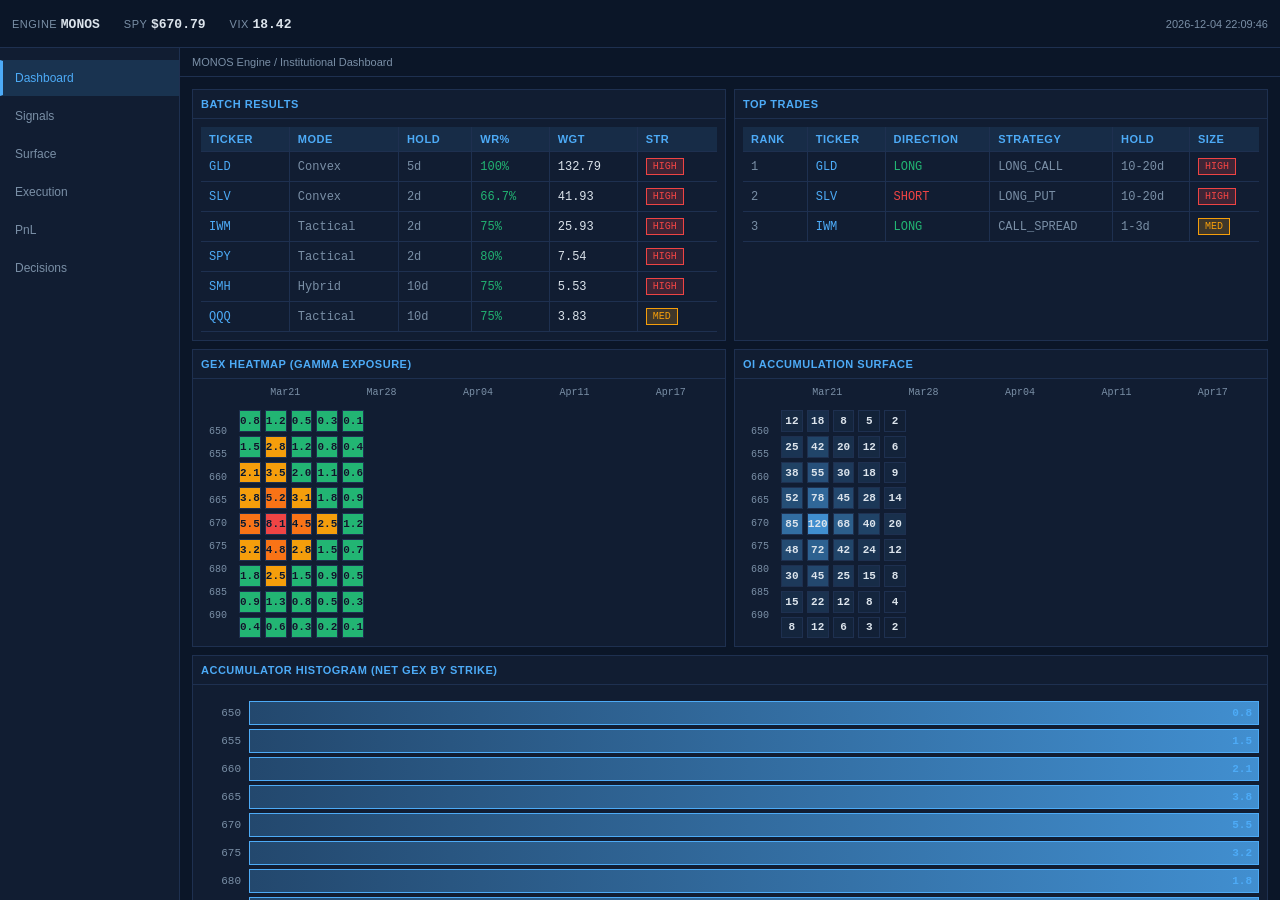
<file: ui/designs-monos/01-institutional-monos.html>
<!DOCTYPE html>
<html lang="en">
<head>
  <meta charset="UTF-8">
  <meta name="viewport" content="width=device-width, initial-scale=1.0">
  <title>MONOS Engine - Institutional Dashboard</title>
  <style>
    * {
      margin: 0;
      padding: 0;
      box-sizing: border-box;
    }

    body {
      font-family: -apple-system, BlinkMacSystemFont, "Segoe UI", Roboto, sans-serif;
      background-color: #0b1628;
      color: #dce4ec;
      overflow: hidden;
    }

    .container {
      display: grid;
      grid-template-columns: 180px 1fr;
      grid-template-rows: 48px 1fr;
      height: 100vh;
      width: 100%;
    }

    /* TOP BAR */
    .top-bar {
      grid-column: 1 / -1;
      background-color: #0b1628;
      border-bottom: 1px solid #1e3050;
      padding: 0 12px;
      display: flex;
      align-items: center;
      justify-content: space-between;
      z-index: 100;
    }

    .top-bar-left {
      display: flex;
      align-items: center;
      gap: 24px;
      flex: 1;
    }

    .top-bar-item {
      font-size: 13px;
      font-weight: 500;
      color: #dce4ec;
      white-space: nowrap;
    }

    .top-bar-label {
      color: #7a8fa6;
      font-size: 11px;
      text-transform: uppercase;
      letter-spacing: 0.5px;
    }

    .top-bar-value {
      color: #dce4ec;
      font-weight: 600;
      font-family: "Courier New", monospace;
    }

    .top-bar-right {
      font-size: 11px;
      color: #7a8fa6;
      white-space: nowrap;
    }

    /* LEFT NAV */
    .left-nav {
      grid-row: 2;
      grid-column: 1;
      background-color: #111d32;
      border-right: 1px solid #1e3050;
      padding: 12px 0;
      display: flex;
      flex-direction: column;
      gap: 2px;
      overflow-y: auto;
    }

    .nav-item {
      width: 100%;
      padding: 10px 12px;
      font-size: 12px;
      color: #7a8fa6;
      cursor: pointer;
      border: 1px solid transparent;
      border-left: 3px solid transparent;
      transition: all 0.2s ease;
      white-space: nowrap;
      text-align: left;
    }

    .nav-item:hover {
      background-color: rgba(77, 171, 247, 0.1);
      color: #4dabf7;
    }

    .nav-item.active {
      background-color: rgba(77, 171, 247, 0.15);
      border-left-color: #4dabf7;
      color: #4dabf7;
      font-weight: 500;
    }

    /* MAIN CONTENT */
    .content {
      grid-row: 2;
      grid-column: 2;
      display: flex;
      flex-direction: column;
      overflow-y: auto;
      background-color: #0b1628;
    }

    .breadcrumb {
      padding: 8px 12px;
      font-size: 11px;
      color: #7a8fa6;
      border-bottom: 1px solid #1e3050;
      background-color: #0b1628;
    }

    .content-inner {
      padding: 12px;
      display: grid;
      grid-template-columns: repeat(12, 1fr);
      gap: 8px;
      flex: 1;
      overflow-y: auto;
    }

    /* CARD STYLES */
    .card {
      background-color: #111d32;
      border: 1px solid #1e3050;
      padding: 8px;
      display: flex;
      flex-direction: column;
    }

    .card-header {
      font-size: 11px;
      font-weight: 600;
      color: #4dabf7;
      text-transform: uppercase;
      letter-spacing: 0.5px;
      padding: 8px;
      border-bottom: 1px solid #1e3050;
      margin: -8px -8px 8px -8px;
      padding: 8px;
    }

    .card-content {
      flex: 1;
      overflow: auto;
    }

    /* TABLE STYLES */
    table {
      width: 100%;
      border-collapse: collapse;
      font-size: 12px;
    }

    thead {
      background-color: rgba(77, 171, 247, 0.1);
      border-bottom: 1px solid #1e3050;
      position: sticky;
      top: 0;
      z-index: 10;
    }

    th {
      padding: 6px 8px;
      text-align: left;
      font-weight: 600;
      color: #4dabf7;
      font-size: 11px;
      text-transform: uppercase;
      letter-spacing: 0.5px;
      border-right: 1px solid #1e3050;
    }

    th:last-child {
      border-right: none;
    }

    td {
      padding: 6px 8px;
      border-bottom: 1px solid #1e3050;
      border-right: 1px solid #1e3050;
      font-family: "Courier New", monospace;
    }

    td:last-child {
      border-right: none;
    }

    tbody tr:hover {
      background-color: rgba(77, 171, 247, 0.05);
    }

    /* DATA STYLES */
    .text-positive {
      color: #22b573;
    }

    .text-negative {
      color: #ef4444;
    }

    .text-warning {
      color: #f59e0b;
    }

    .text-dim {
      color: #7a8fa6;
    }

    .text-accent {
      color: #4dabf7;
    }

    .badge {
      display: inline-block;
      padding: 2px 6px;
      border-radius: 0;
      font-size: 10px;
      font-weight: 500;
      border: 1px solid #1e3050;
    }

    .badge-high {
      background-color: rgba(239, 68, 68, 0.2);
      color: #ef4444;
      border-color: #ef4444;
    }

    .badge-med {
      background-color: rgba(245, 158, 11, 0.2);
      color: #f59e0b;
      border-color: #f59e0b;
    }

    /* HEATMAP */
    .heatmap-grid {
      display: grid;
      grid-template-columns: repeat(5, 1fr);
      gap: 4px;
      margin-top: 8px;
    }

    .heatmap-row {
      display: contents;
    }

    .heatmap-cell {
      aspect-ratio: 1;
      display: flex;
      align-items: center;
      justify-content: center;
      font-size: 11px;
      font-weight: 600;
      font-family: "Courier New", monospace;
      border: 1px solid #1e3050;
      color: #0b1628;
      text-shadow: 0 0 1px rgba(220, 228, 236, 0.3);
    }

    /* ACCUMULATOR HISTOGRAM */
    .histogram-container {
      display: flex;
      flex-direction: column;
      gap: 4px;
      margin-top: 8px;
    }

    .histogram-row {
      display: flex;
      gap: 8px;
      align-items: center;
      font-size: 11px;
    }

    .histogram-label {
      width: 40px;
      text-align: right;
      color: #7a8fa6;
      font-family: "Courier New", monospace;
    }

    .histogram-bar {
      flex: 1;
      height: 24px;
      background: linear-gradient(90deg, rgba(77, 171, 247, 0.3) 0%, rgba(77, 171, 247, 0.8) 100%);
      border: 1px solid #4dabf7;
      display: flex;
      align-items: center;
      justify-content: flex-end;
      padding-right: 6px;
      color: #4dabf7;
      font-weight: 600;
      font-family: "Courier New", monospace;
    }

    /* OI SURFACE */
    .oi-grid {
      display: grid;
      grid-template-columns: repeat(5, 1fr);
      gap: 4px;
      margin-top: 8px;
    }

    .oi-row {
      display: contents;
    }

    .oi-cell {
      aspect-ratio: 1;
      display: flex;
      align-items: center;
      justify-content: center;
      font-size: 11px;
      font-weight: 600;
      font-family: "Courier New", monospace;
      border: 1px solid #1e3050;
      color: #dce4ec;
    }

    /* GRID LAYOUT */
    .card-batch {
      grid-column: 1 / 7;
      grid-row: 1;
    }

    .card-top-trades {
      grid-column: 7 / 13;
      grid-row: 1;
    }

    .card-gex {
      grid-column: 1 / 7;
      grid-row: 2;
    }

    .card-oi {
      grid-column: 7 / 13;
      grid-row: 2;
    }

    .card-histogram {
      grid-column: 1 / 13;
      grid-row: 3;
    }

    /* SCROLLBARS */
    ::-webkit-scrollbar {
      width: 8px;
      height: 8px;
    }

    ::-webkit-scrollbar-track {
      background-color: #0b1628;
    }

    ::-webkit-scrollbar-thumb {
      background-color: #1e3050;
      border-radius: 0;
    }

    ::-webkit-scrollbar-thumb:hover {
      background-color: #2a4578;
    }

    /* STRIKE LABELS */
    .strike-labels {
      display: grid;
      grid-template-columns: repeat(5, 1fr);
      gap: 4px;
      margin-top: 4px;
      margin-bottom: 8px;
    }

    .strike-label {
      text-align: center;
      font-size: 10px;
      color: #7a8fa6;
      font-family: "Courier New", monospace;
    }

    .strike-row-label {
      font-size: 10px;
      color: #7a8fa6;
      font-family: "Courier New", monospace;
      padding: 4px 4px;
      text-align: right;
      min-width: 30px;
    }

    .heatmap-container {
      display: flex;
      flex-direction: column;
      gap: 4px;
    }

    .heatmap-with-labels {
      display: flex;
      gap: 8px;
    }

    .heatmap-strikes {
      display: flex;
      flex-direction: column;
      gap: 4px;
      justify-content: flex-start;
      padding-top: 20px;
    }

    .oi-with-labels {
      display: flex;
      gap: 8px;
    }

    .oi-strikes {
      display: flex;
      flex-direction: column;
      gap: 4px;
      justify-content: flex-start;
      padding-top: 20px;
    }

    /* EXPIRY HEADERS */
    .expiry-headers {
      display: grid;
      grid-template-columns: repeat(5, 1fr);
      gap: 4px;
      margin-bottom: 4px;
      margin-left: 38px;
    }

    .expiry-header {
      text-align: center;
      font-size: 10px;
      color: #7a8fa6;
      font-family: "Courier New", monospace;
      font-weight: 500;
    }
  </style>
</head>
<body>
  <div class="container">
    <!-- TOP BAR -->
    <div class="top-bar">
      <div class="top-bar-left">
        <div class="top-bar-item">
          <span class="top-bar-label">Engine</span>
          <span class="top-bar-value">MONOS</span>
        </div>
        <div class="top-bar-item">
          <span class="top-bar-label">SPY</span>
          <span class="top-bar-value">$670.79</span>
        </div>
        <div class="top-bar-item">
          <span class="top-bar-label">VIX</span>
          <span class="top-bar-value">18.42</span>
        </div>
      </div>
      <div class="top-bar-right" id="timestamp"></div>
    </div>

    <!-- LEFT NAV -->
    <div class="left-nav">
      <div class="nav-item active">Dashboard</div>
      <div class="nav-item">Signals</div>
      <div class="nav-item">Surface</div>
      <div class="nav-item">Execution</div>
      <div class="nav-item">PnL</div>
      <div class="nav-item">Decisions</div>
    </div>

    <!-- MAIN CONTENT -->
    <div class="content">
      <div class="breadcrumb">MONOS Engine / Institutional Dashboard</div>
      <div class="content-inner">
        <!-- BATCH RESULTS -->
        <div class="card card-batch">
          <div class="card-header">Batch Results</div>
          <div class="card-content">
            <table>
              <thead>
                <tr>
                  <th>Ticker</th>
                  <th>Mode</th>
                  <th>Hold</th>
                  <th>WR%</th>
                  <th>Wgt</th>
                  <th>Str</th>
                </tr>
              </thead>
              <tbody id="batch-tbody">
              </tbody>
            </table>
          </div>
        </div>

        <!-- TOP TRADES -->
        <div class="card card-top-trades">
          <div class="card-header">Top Trades</div>
          <div class="card-content">
            <table>
              <thead>
                <tr>
                  <th>Rank</th>
                  <th>Ticker</th>
                  <th>Direction</th>
                  <th>Strategy</th>
                  <th>Hold</th>
                  <th>Size</th>
                </tr>
              </thead>
              <tbody id="top-tbody">
              </tbody>
            </table>
          </div>
        </div>

        <!-- GEX HEATMAP -->
        <div class="card card-gex">
          <div class="card-header">GEX Heatmap (Gamma Exposure)</div>
          <div class="card-content">
            <div class="expiry-headers">
              <div class="expiry-header">Mar21</div>
              <div class="expiry-header">Mar28</div>
              <div class="expiry-header">Apr04</div>
              <div class="expiry-header">Apr11</div>
              <div class="expiry-header">Apr17</div>
            </div>
            <div class="heatmap-with-labels">
              <div class="heatmap-strikes" id="gex-strike-labels"></div>
              <div class="heatmap-container">
                <div class="heatmap-grid" id="gex-grid"></div>
              </div>
            </div>
          </div>
        </div>

        <!-- OI ACCUMULATION SURFACE -->
        <div class="card card-oi">
          <div class="card-header">OI Accumulation Surface</div>
          <div class="card-content">
            <div class="expiry-headers">
              <div class="expiry-header">Mar21</div>
              <div class="expiry-header">Mar28</div>
              <div class="expiry-header">Apr04</div>
              <div class="expiry-header">Apr11</div>
              <div class="expiry-header">Apr17</div>
            </div>
            <div class="oi-with-labels">
              <div class="oi-strikes" id="oi-strike-labels"></div>
              <div class="heatmap-container">
                <div class="oi-grid" id="oi-grid"></div>
              </div>
            </div>
          </div>
        </div>

        <!-- ACCUMULATOR HISTOGRAM -->
        <div class="card card-histogram">
          <div class="card-header">Accumulator Histogram (Net GEX by Strike)</div>
          <div class="card-content">
            <div class="histogram-container" id="histogram-container"></div>
          </div>
        </div>
      </div>
    </div>
  </div>

  <script>
    // MOCK DATA
    const BATCH=[{t:"GLD",mode:"Convex",hold:"5d",wr:100,wgt:132.79,str:"HIGH"},{t:"SLV",mode:"Convex",hold:"2d",wr:66.7,wgt:41.93,str:"HIGH"},{t:"IWM",mode:"Tactical",hold:"2d",wr:75,wgt:25.93,str:"HIGH"},{t:"SPY",mode:"Tactical",hold:"2d",wr:80,wgt:7.54,str:"HIGH"},{t:"SMH",mode:"Hybrid",hold:"10d",wr:75,wgt:5.53,str:"HIGH"},{t:"QQQ",mode:"Tactical",hold:"10d",wr:75,wgt:3.83,str:"MED"}];
    const TOP=[{r:1,t:"GLD",d:"LONG",s:"LONG_CALL",h:"10-20d",sz:"HIGH"},{r:2,t:"SLV",d:"SHORT",s:"LONG_PUT",h:"10-20d",sz:"HIGH"},{r:3,t:"IWM",d:"LONG",s:"CALL_SPREAD",h:"1-3d",sz:"MED"}];
    const STRIKES=[650,655,660,665,670,675,680,685,690];
    const EXPIRIES=["Mar21","Mar28","Apr04","Apr11","Apr17"];
    const GEX=[[0.8,1.2,0.5,0.3,0.1],[1.5,2.8,1.2,0.8,0.4],[2.1,3.5,2.0,1.1,0.6],[3.8,5.2,3.1,1.8,0.9],[5.5,8.1,4.5,2.5,1.2],[3.2,4.8,2.8,1.5,0.7],[1.8,2.5,1.5,0.9,0.5],[0.9,1.3,0.8,0.5,0.3],[0.4,0.6,0.3,0.2,0.1]];
    const OI=[[12,18,8,5,2],[25,42,20,12,6],[38,55,30,18,9],[52,78,45,28,14],[85,120,68,40,20],[48,72,42,24,12],[30,45,25,15,8],[15,22,12,8,4],[8,12,6,3,2]];
    const NGEX=[{s:650,v:0.8},{s:655,v:1.5},{s:660,v:2.1},{s:665,v:3.8},{s:670,v:5.5},{s:675,v:3.2},{s:680,v:1.8},{s:685,v:0.9},{s:690,v:0.4}];

    // UPDATE TIMESTAMP
    function updateTimestamp() {
      const now = new Date();
      const time = now.toLocaleTimeString('en-US', {
        hour12: false,
        hour: '2-digit',
        minute: '2-digit',
        second: '2-digit'
      });
      document.getElementById('timestamp').textContent = `${now.toISOString().split('T')[0]} ${time}`;
    }
    updateTimestamp();
    setInterval(updateTimestamp, 1000);

    // RENDER BATCH TABLE
    function renderBatch() {
      const tbody = document.getElementById('batch-tbody');
      BATCH.forEach(row => {
        const tr = document.createElement('tr');
        tr.innerHTML = `
          <td class="text-accent">${row.t}</td>
          <td class="text-dim">${row.mode}</td>
          <td class="text-dim">${row.hold}</td>
          <td class="text-positive">${row.wr}%</td>
          <td>${row.wgt.toFixed(2)}</td>
          <td><span class="badge badge-${row.str === 'HIGH' ? 'high' : 'med'}">${row.str}</span></td>
        `;
        tbody.appendChild(tr);
      });
    }

    // RENDER TOP TRADES TABLE
    function renderTopTrades() {
      const tbody = document.getElementById('top-tbody');
      TOP.forEach(row => {
        const tr = document.createElement('tr');
        const dirClass = row.d === 'LONG' ? 'text-positive' : 'text-negative';
        tr.innerHTML = `
          <td class="text-dim">${row.r}</td>
          <td class="text-accent">${row.t}</td>
          <td class="${dirClass}">${row.d}</td>
          <td class="text-dim">${row.s}</td>
          <td class="text-dim">${row.h}</td>
          <td><span class="badge badge-${row.sz === 'HIGH' ? 'high' : 'med'}">${row.sz}</span></td>
        `;
        tbody.appendChild(tr);
      });
    }

    // COLOR FUNCTION FOR HEATMAP
    function getGexColor(value) {
      const max = 8.1;
      const normalized = value / max;
      if (normalized < 0.25) {
        return `rgb(34, 181, 115)`; // green
      } else if (normalized < 0.5) {
        return `rgb(245, 158, 11)`; // orange
      } else if (normalized < 0.75) {
        return `rgb(249, 115, 22)`; // orange-red
      } else {
        return `rgb(239, 68, 68)`; // red
      }
    }

    // RENDER GEX HEATMAP
    function renderGexHeatmap() {
      const grid = document.getElementById('gex-grid');
      const labels = document.getElementById('gex-strike-labels');

      GEX.forEach((row, strikeIdx) => {
        const strikeLabel = document.createElement('div');
        strikeLabel.className = 'strike-row-label';
        strikeLabel.textContent = STRIKES[strikeIdx];
        labels.appendChild(strikeLabel);

        row.forEach(value => {
          const cell = document.createElement('div');
          cell.className = 'heatmap-cell';
          cell.style.backgroundColor = getGexColor(value);
          cell.textContent = value.toFixed(1);
          grid.appendChild(cell);
        });
      });
    }

    // COLOR FUNCTION FOR OI SURFACE
    function getOiColor(value) {
      const max = 120;
      const normalized = value / max;
      const intensity = Math.floor(normalized * 255);
      return `rgba(77, 171, 247, ${normalized * 0.8})`;
    }

    // RENDER OI SURFACE
    function renderOiSurface() {
      const grid = document.getElementById('oi-grid');
      const labels = document.getElementById('oi-strike-labels');

      OI.forEach((row, strikeIdx) => {
        const strikeLabel = document.createElement('div');
        strikeLabel.className = 'strike-row-label';
        strikeLabel.textContent = STRIKES[strikeIdx];
        labels.appendChild(strikeLabel);

        row.forEach(value => {
          const cell = document.createElement('div');
          cell.className = 'oi-cell';
          cell.style.backgroundColor = getOiColor(value);
          cell.textContent = value;
          grid.appendChild(cell);
        });
      });
    }

    // RENDER HISTOGRAM
    function renderHistogram() {
      const container = document.getElementById('histogram-container');
      const maxValue = Math.max(...NGEX.map(x => x.v));

      NGEX.forEach(item => {
        const row = document.createElement('div');
        row.className = 'histogram-row';

        const label = document.createElement('div');
        label.className = 'histogram-label';
        label.textContent = item.s;

        const bar = document.createElement('div');
        bar.className = 'histogram-bar';
        bar.style.width = `${(item.v / maxValue) * 100}%`;
        bar.textContent = item.v.toFixed(1);

        row.appendChild(label);
        row.appendChild(bar);
        container.appendChild(row);
      });
    }

    // INITIALIZE
    document.addEventListener('DOMContentLoaded', () => {
      renderBatch();
      renderTopTrades();
      renderGexHeatmap();
      renderOiSurface();
      renderHistogram();
    });
  </script>
</body>
</html>
</file>
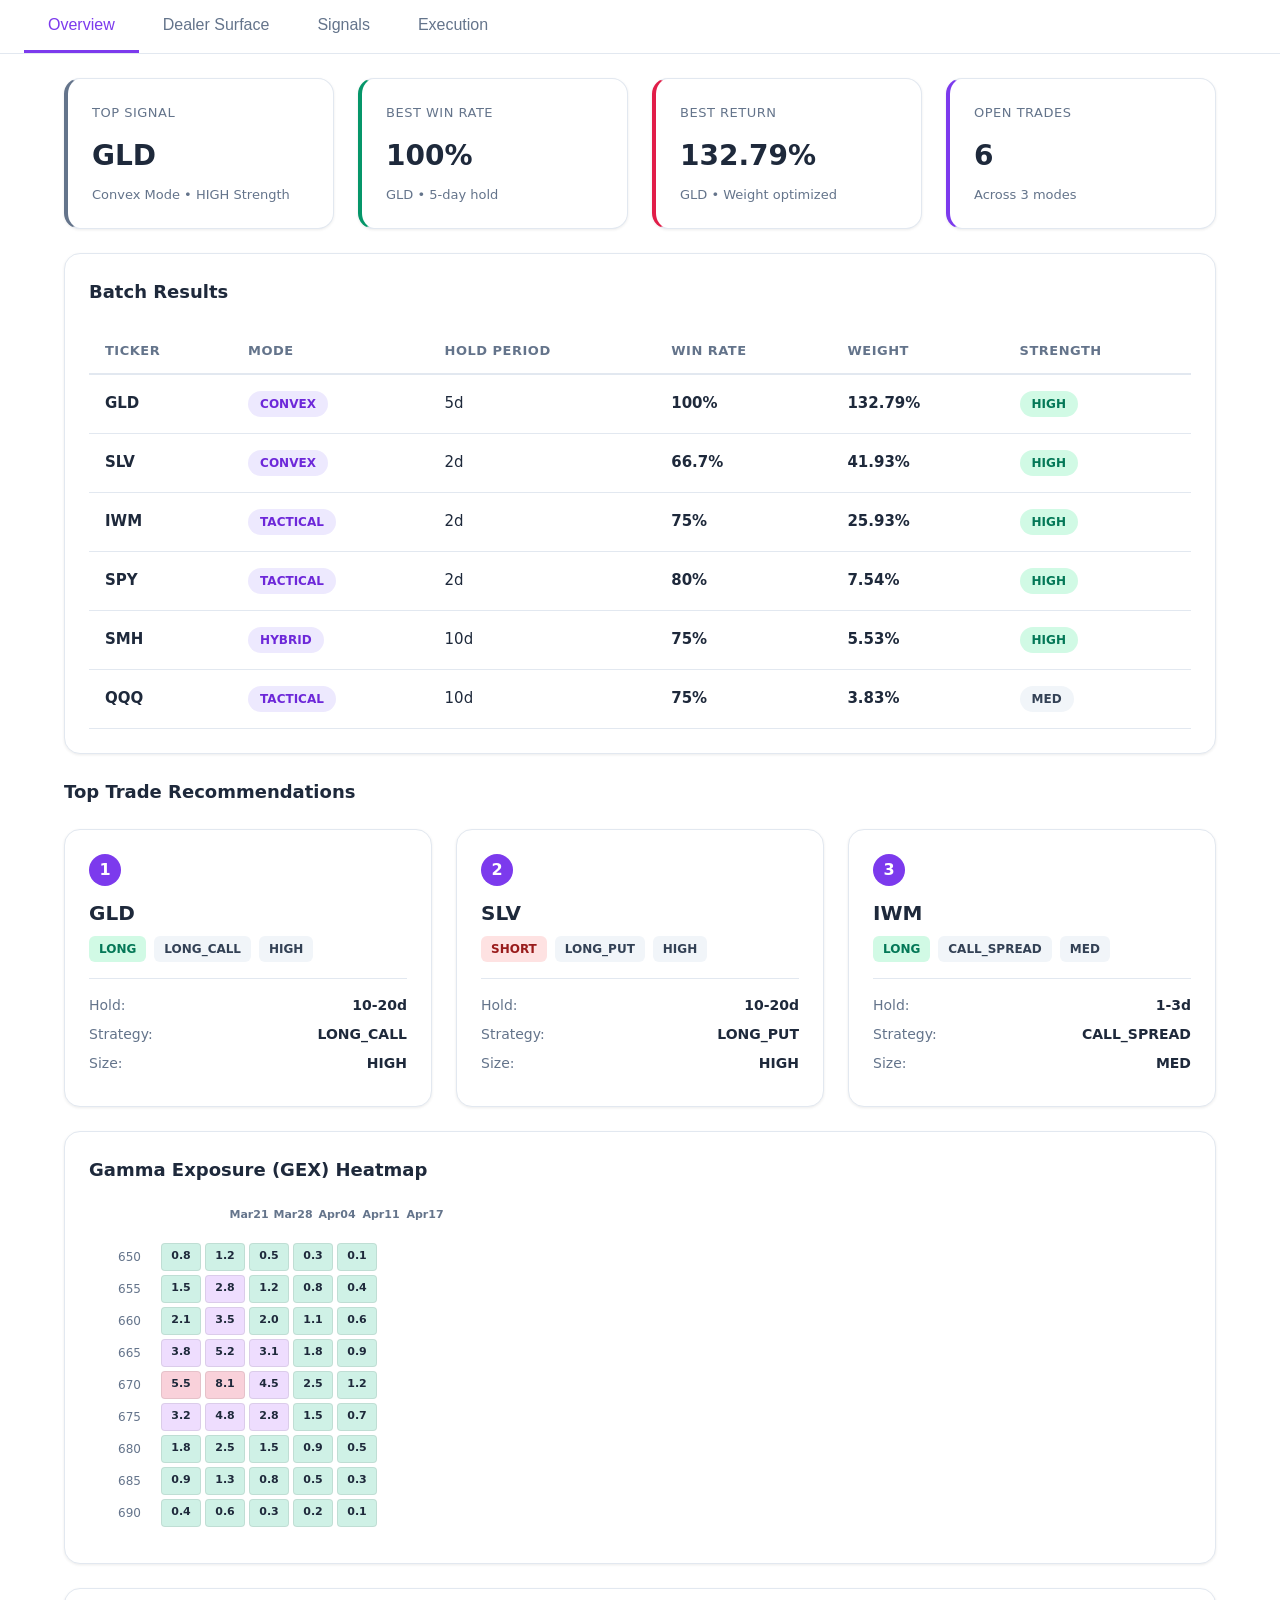
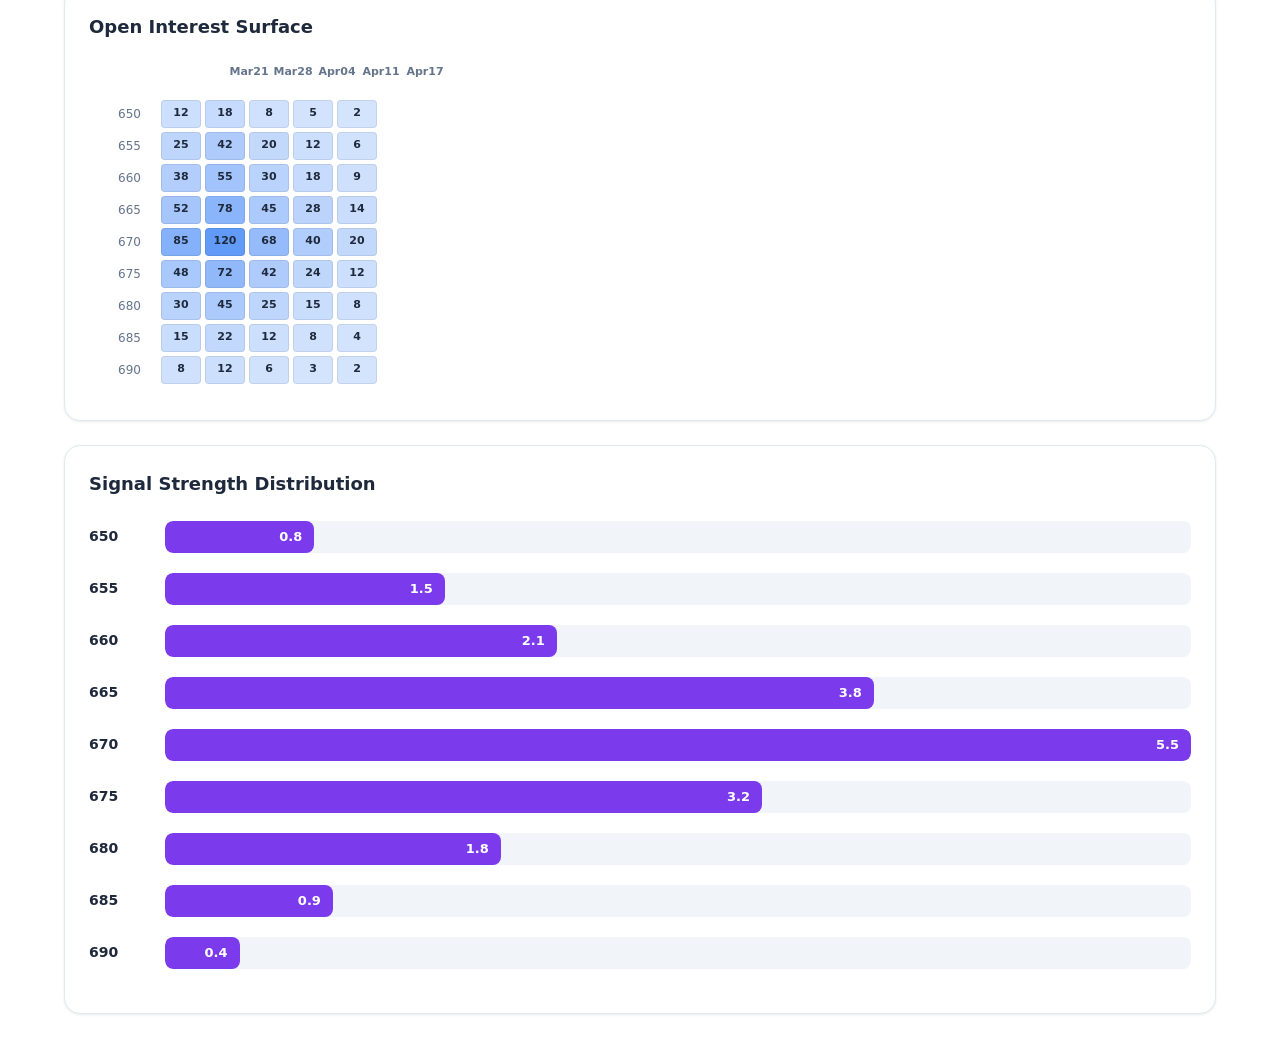
<file: ui/designs-monos/02-saas-monos.html>
<!DOCTYPE html>
<html lang="en">
<head>
    <meta charset="UTF-8">
    <meta name="viewport" content="width=device-width, initial-scale=1.0">
    <title>SAAS MONOS Dashboard</title>
    <style>
        * {
            margin: 0;
            padding: 0;
            box-sizing: border-box;
        }

        body {
            font-family: -apple-system, BlinkMacSystemFont, 'Segoe UI', Inter, system-ui, sans-serif;
            background-color: #ffffff;
            color: #1e293b;
            font-size: 16px;
            line-height: 1.5;
        }

        /* Tab Bar */
        .tab-bar {
            display: flex;
            gap: 0;
            border-bottom: 1px solid #e2e8f0;
            padding: 0 24px;
            background-color: #ffffff;
            position: sticky;
            top: 0;
            z-index: 100;
        }

        .tab-button {
            padding: 16px 24px;
            background: none;
            border: none;
            cursor: pointer;
            font-size: 16px;
            color: #64748b;
            font-weight: 500;
            border-bottom: 3px solid transparent;
            transition: all 0.2s;
            text-transform: capitalize;
        }

        .tab-button:hover {
            color: #1e293b;
        }

        .tab-button.active {
            color: #7c3aed;
            border-bottom-color: #7c3aed;
        }

        /* Main Container */
        .container {
            max-width: 1200px;
            margin: 0 auto;
            padding: 24px;
        }

        /* Tab Content */
        .tab-content {
            display: none;
        }

        .tab-content.active {
            display: block;
        }

        /* Card Styles */
        .card {
            background-color: #ffffff;
            border-radius: 16px;
            padding: 24px;
            box-shadow: 0 1px 3px rgba(0, 0, 0, 0.08);
            border: 1px solid #e2e8f0;
        }

        .card-header {
            font-size: 18px;
            font-weight: 700;
            margin-bottom: 24px;
            color: #1e293b;
        }

        /* KPI Row */
        .kpi-row {
            display: flex;
            gap: 24px;
            margin-bottom: 24px;
            flex-wrap: wrap;
        }

        .kpi-card {
            flex: 1;
            min-width: 250px;
            padding: 24px;
            border-radius: 16px;
            background-color: #ffffff;
            box-shadow: 0 1px 3px rgba(0, 0, 0, 0.08);
            border: 1px solid #e2e8f0;
            border-left: 4px solid #7c3aed;
            display: flex;
            flex-direction: column;
        }

        .kpi-card.emerald {
            border-left-color: #059669;
        }

        .kpi-card.rose {
            border-left-color: #e11d48;
        }

        .kpi-card.slate {
            border-left-color: #64748b;
        }

        .kpi-label {
            font-size: 13px;
            color: #64748b;
            margin-bottom: 12px;
            text-transform: uppercase;
            letter-spacing: 0.5px;
        }

        .kpi-value {
            font-size: 28px;
            font-weight: 700;
            color: #1e293b;
            margin-bottom: 8px;
        }

        .kpi-detail {
            font-size: 13px;
            color: #64748b;
        }

        /* Batch Results Table */
        .batch-table {
            width: 100%;
            border-collapse: collapse;
        }

        .batch-table thead {
            border-bottom: 2px solid #e2e8f0;
        }

        .batch-table th {
            padding: 12px 16px;
            text-align: left;
            font-weight: 600;
            color: #64748b;
            font-size: 13px;
            text-transform: uppercase;
            letter-spacing: 0.5px;
        }

        .batch-table td {
            padding: 16px;
            border-bottom: 1px solid #e2e8f0;
            font-size: 15px;
        }

        .batch-table tr:hover {
            background-color: #f8fafc;
        }

        .ticker {
            font-weight: 600;
            color: #1e293b;
            font-size: 16px;
        }

        .badge {
            display: inline-block;
            padding: 4px 12px;
            border-radius: 20px;
            font-size: 12px;
            font-weight: 600;
            text-transform: uppercase;
        }

        .badge-violet {
            background-color: #ede9fe;
            color: #6d28d9;
        }

        .badge-emerald {
            background-color: #d1fae5;
            color: #047857;
        }

        .badge-slate {
            background-color: #f1f5f9;
            color: #334155;
        }

        /* Top Trades Row */
        .trades-row {
            display: flex;
            gap: 24px;
            margin-bottom: 24px;
            flex-wrap: wrap;
        }

        .trade-card {
            flex: 1;
            min-width: 300px;
            padding: 24px;
            border-radius: 16px;
            background-color: #ffffff;
            box-shadow: 0 1px 3px rgba(0, 0, 0, 0.08);
            border: 1px solid #e2e8f0;
        }

        .trade-rank {
            display: inline-block;
            width: 32px;
            height: 32px;
            background-color: #7c3aed;
            color: #ffffff;
            border-radius: 50%;
            text-align: center;
            line-height: 32px;
            font-weight: 700;
            margin-bottom: 12px;
        }

        .trade-ticker {
            font-size: 20px;
            font-weight: 700;
            color: #1e293b;
            margin-bottom: 8px;
        }

        .trade-meta {
            display: flex;
            gap: 8px;
            margin-bottom: 16px;
        }

        .trade-tag {
            padding: 4px 10px;
            border-radius: 6px;
            font-size: 12px;
            font-weight: 600;
            background-color: #f1f5f9;
            color: #334155;
        }

        .trade-tag.long {
            background-color: #d1fae5;
            color: #047857;
        }

        .trade-tag.short {
            background-color: #fee2e2;
            color: #991b1b;
        }

        .trade-details {
            border-top: 1px solid #e2e8f0;
            padding-top: 16px;
        }

        .trade-detail-row {
            display: flex;
            justify-content: space-between;
            margin-bottom: 8px;
            font-size: 14px;
        }

        .trade-detail-label {
            color: #64748b;
        }

        .trade-detail-value {
            font-weight: 600;
            color: #1e293b;
        }

        /* Heatmap Grid */
        .heatmap-container {
            display: flex;
            gap: 20px;
            margin-bottom: 24px;
            flex-wrap: wrap;
        }

        .heatmap-card {
            flex: 1;
            min-width: 500px;
            padding: 24px;
            border-radius: 16px;
            background-color: #ffffff;
            box-shadow: 0 1px 3px rgba(0, 0, 0, 0.08);
            border: 1px solid #e2e8f0;
        }

        .grid-wrapper {
            display: flex;
            gap: 12px;
            overflow-x: auto;
            padding-bottom: 12px;
        }

        .grid-axis-labels {
            display: flex;
            flex-direction: column;
            justify-content: flex-end;
            gap: 4px;
            padding-right: 8px;
            min-width: 60px;
        }

        .axis-label {
            font-size: 12px;
            color: #64748b;
            text-align: right;
            height: 28px;
            display: flex;
            align-items: center;
            justify-content: flex-end;
        }

        .grid {
            display: flex;
            flex-direction: column;
            gap: 4px;
        }

        .grid-row {
            display: flex;
            gap: 4px;
        }

        .grid-cell {
            width: 40px;
            height: 28px;
            border-radius: 4px;
            display: flex;
            align-items: center;
            justify-content: center;
            font-size: 11px;
            font-weight: 600;
            color: #1e293b;
            border: 1px solid rgba(0, 0, 0, 0.08);
        }

        .grid-header {
            display: flex;
            gap: 4px;
            margin-bottom: 12px;
            padding-left: 68px;
        }

        .grid-header-cell {
            width: 40px;
            text-align: center;
            font-size: 11px;
            color: #64748b;
            font-weight: 600;
            height: 24px;
        }

        /* Histogram */
        .histogram-card {
            padding: 24px;
            border-radius: 16px;
            background-color: #ffffff;
            box-shadow: 0 1px 3px rgba(0, 0, 0, 0.08);
            border: 1px solid #e2e8f0;
        }

        .histogram-row {
            display: flex;
            align-items: center;
            gap: 16px;
            margin-bottom: 20px;
        }

        .histogram-label {
            min-width: 60px;
            font-size: 14px;
            font-weight: 600;
            color: #1e293b;
        }

        .histogram-bar-container {
            flex: 1;
            height: 32px;
            background-color: #f1f5f9;
            border-radius: 8px;
            overflow: hidden;
        }

        .histogram-bar {
            height: 100%;
            background-color: #7c3aed;
            border-radius: 8px;
            display: flex;
            align-items: center;
            justify-content: flex-end;
            padding-right: 12px;
            color: #ffffff;
            font-size: 13px;
            font-weight: 600;
            transition: width 0.3s;
        }

        /* Responsive */
        @media (max-width: 768px) {
            .kpi-row {
                flex-direction: column;
            }

            .kpi-card {
                min-width: auto;
            }

            .trades-row {
                flex-direction: column;
            }

            .trade-card {
                min-width: auto;
            }

            .heatmap-card {
                min-width: auto;
            }

            .container {
                padding: 16px;
            }

            .tab-bar {
                padding: 0 16px;
            }
        }
    </style>
</head>
<body>
    <!-- Tab Bar -->
    <div class="tab-bar">
        <button class="tab-button active" onclick="switchTab('overview')">Overview</button>
        <button class="tab-button" onclick="switchTab('dealer')">Dealer Surface</button>
        <button class="tab-button" onclick="switchTab('signals')">Signals</button>
        <button class="tab-button" onclick="switchTab('execution')">Execution</button>
    </div>

    <!-- Overview Tab -->
    <div id="overview" class="tab-content active">
        <div class="container">
            <!-- KPI Row -->
            <div class="kpi-row">
                <div class="kpi-card slate">
                    <div class="kpi-label">Top Signal</div>
                    <div class="kpi-value">GLD</div>
                    <div class="kpi-detail">Convex Mode • HIGH Strength</div>
                </div>
                <div class="kpi-card emerald">
                    <div class="kpi-label">Best Win Rate</div>
                    <div class="kpi-value">100%</div>
                    <div class="kpi-detail">GLD • 5-day hold</div>
                </div>
                <div class="kpi-card rose">
                    <div class="kpi-label">Best Return</div>
                    <div class="kpi-value">132.79%</div>
                    <div class="kpi-detail">GLD • Weight optimized</div>
                </div>
                <div class="kpi-card violet">
                    <div class="kpi-label">Open Trades</div>
                    <div class="kpi-value">6</div>
                    <div class="kpi-detail">Across 3 modes</div>
                </div>
            </div>

            <!-- Batch Results -->
            <div class="card" style="margin-bottom: 24px;">
                <div class="card-header">Batch Results</div>
                <table class="batch-table">
                    <thead>
                        <tr>
                            <th>Ticker</th>
                            <th>Mode</th>
                            <th>Hold Period</th>
                            <th>Win Rate</th>
                            <th>Weight</th>
                            <th>Strength</th>
                        </tr>
                    </thead>
                    <tbody id="batch-body">
                    </tbody>
                </table>
            </div>

            <!-- Top Trades -->
            <div style="margin-bottom: 24px;">
                <div class="card-header">Top Trade Recommendations</div>
                <div class="trades-row" id="trades-container">
                </div>
            </div>

            <!-- GEX Heatmap -->
            <div class="card" style="margin-bottom: 24px;">
                <div class="card-header">Gamma Exposure (GEX) Heatmap</div>
                <div class="grid-wrapper">
                    <div class="grid-axis-labels" id="gex-strikes"></div>
                    <div>
                        <div class="grid-header" id="gex-expiries"></div>
                        <div class="grid" id="gex-grid"></div>
                    </div>
                </div>
            </div>

            <!-- OI Surface -->
            <div class="card" style="margin-bottom: 24px;">
                <div class="card-header">Open Interest Surface</div>
                <div class="grid-wrapper">
                    <div class="grid-axis-labels" id="oi-strikes"></div>
                    <div>
                        <div class="grid-header" id="oi-expiries"></div>
                        <div class="grid" id="oi-grid"></div>
                    </div>
                </div>
            </div>

            <!-- Histogram -->
            <div class="histogram-card" style="margin-bottom: 24px;">
                <div class="card-header">Signal Strength Distribution</div>
                <div id="histogram-container"></div>
            </div>
        </div>
    </div>

    <!-- Dealer Surface Tab -->
    <div id="dealer" class="tab-content">
        <div class="container">
            <div class="card">
                <div class="card-header">Dealer Surface</div>
                <p style="color: #64748b;">Dealer positioning data and market structure analysis coming soon.</p>
            </div>
        </div>
    </div>

    <!-- Signals Tab -->
    <div id="signals" class="tab-content">
        <div class="container">
            <div class="card">
                <div class="card-header">Signals</div>
                <p style="color: #64748b;">Real-time signal generation and filtering controls coming soon.</p>
            </div>
        </div>
    </div>

    <!-- Execution Tab -->
    <div id="execution" class="tab-content">
        <div class="container">
            <div class="card">
                <div class="card-header">Execution</div>
                <p style="color: #64748b;">Trade execution and order management interface coming soon.</p>
            </div>
        </div>
    </div>

    <script>
        // Shared Mock Data
        const BATCH=[{t:"GLD",mode:"Convex",hold:"5d",wr:100,wgt:132.79,str:"HIGH"},{t:"SLV",mode:"Convex",hold:"2d",wr:66.7,wgt:41.93,str:"HIGH"},{t:"IWM",mode:"Tactical",hold:"2d",wr:75,wgt:25.93,str:"HIGH"},{t:"SPY",mode:"Tactical",hold:"2d",wr:80,wgt:7.54,str:"HIGH"},{t:"SMH",mode:"Hybrid",hold:"10d",wr:75,wgt:5.53,str:"HIGH"},{t:"QQQ",mode:"Tactical",hold:"10d",wr:75,wgt:3.83,str:"MED"}];
        const TOP=[{r:1,t:"GLD",d:"LONG",s:"LONG_CALL",h:"10-20d",sz:"HIGH"},{r:2,t:"SLV",d:"SHORT",s:"LONG_PUT",h:"10-20d",sz:"HIGH"},{r:3,t:"IWM",d:"LONG",s:"CALL_SPREAD",h:"1-3d",sz:"MED"}];
        const STRIKES=[650,655,660,665,670,675,680,685,690];
        const EXPIRIES=["Mar21","Mar28","Apr04","Apr11","Apr17"];
        const GEX=[[0.8,1.2,0.5,0.3,0.1],[1.5,2.8,1.2,0.8,0.4],[2.1,3.5,2.0,1.1,0.6],[3.8,5.2,3.1,1.8,0.9],[5.5,8.1,4.5,2.5,1.2],[3.2,4.8,2.8,1.5,0.7],[1.8,2.5,1.5,0.9,0.5],[0.9,1.3,0.8,0.5,0.3],[0.4,0.6,0.3,0.2,0.1]];
        const OI=[[12,18,8,5,2],[25,42,20,12,6],[38,55,30,18,9],[52,78,45,28,14],[85,120,68,40,20],[48,72,42,24,12],[30,45,25,15,8],[15,22,12,8,4],[8,12,6,3,2]];
        const NGEX=[{s:650,v:0.8},{s:655,v:1.5},{s:660,v:2.1},{s:665,v:3.8},{s:670,v:5.5},{s:675,v:3.2},{s:680,v:1.8},{s:685,v:0.9},{s:690,v:0.4}];

        // Tab switching
        function switchTab(tabName) {
            // Hide all tabs
            document.querySelectorAll('.tab-content').forEach(el => {
                el.classList.remove('active');
            });

            // Deactivate all buttons
            document.querySelectorAll('.tab-button').forEach(btn => {
                btn.classList.remove('active');
            });

            // Show selected tab
            document.getElementById(tabName).classList.add('active');

            // Activate button
            event.target.classList.add('active');
        }

        // Render Batch Results
        function renderBatchResults() {
            const tbody = document.getElementById('batch-body');
            BATCH.forEach(item => {
                const tr = document.createElement('tr');
                const strengthClass = item.str === 'HIGH' ? 'badge-emerald' : 'badge-slate';
                tr.innerHTML = `
                    <td class="ticker">${item.t}</td>
                    <td><span class="badge badge-violet">${item.mode}</span></td>
                    <td>${item.hold}</td>
                    <td><strong>${item.wr}%</strong></td>
                    <td><strong>${item.wgt}%</strong></td>
                    <td><span class="badge ${strengthClass}">${item.str}</span></td>
                `;
                tbody.appendChild(tr);
            });
        }

        // Render Top Trades
        function renderTopTrades() {
            const container = document.getElementById('trades-container');
            TOP.forEach(trade => {
                const directionClass = trade.d === 'LONG' ? 'long' : 'short';
                const directionText = trade.d === 'LONG' ? 'LONG' : 'SHORT';
                const card = document.createElement('div');
                card.className = 'trade-card';
                card.innerHTML = `
                    <div class="trade-rank">${trade.r}</div>
                    <div class="trade-ticker">${trade.t}</div>
                    <div class="trade-meta">
                        <span class="trade-tag ${directionClass}">${directionText}</span>
                        <span class="trade-tag">${trade.s}</span>
                        <span class="trade-tag">${trade.sz}</span>
                    </div>
                    <div class="trade-details">
                        <div class="trade-detail-row">
                            <span class="trade-detail-label">Hold:</span>
                            <span class="trade-detail-value">${trade.h}</span>
                        </div>
                        <div class="trade-detail-row">
                            <span class="trade-detail-label">Strategy:</span>
                            <span class="trade-detail-value">${trade.s}</span>
                        </div>
                        <div class="trade-detail-row">
                            <span class="trade-detail-label">Size:</span>
                            <span class="trade-detail-value">${trade.sz}</span>
                        </div>
                    </div>
                `;
                container.appendChild(card);
            });
        }

        // Color scale for heatmaps (green to red)
        function getColorForGex(value, maxValue) {
            const normalized = value / maxValue;
            if (normalized < 0.33) return 'rgba(16, 185, 129, 0.2)'; // Light green
            if (normalized < 0.66) return 'rgba(168, 85, 247, 0.2)'; // Light violet
            return 'rgba(225, 29, 72, 0.2)'; // Light red
        }

        // Color scale for OI (blue intensity)
        function getColorForOi(value, maxValue) {
            const normalized = Math.min(value / maxValue, 1);
            const alpha = 0.2 + (normalized * 0.6);
            return `rgba(59, 130, 246, ${alpha})`;
        }

        // Render GEX Heatmap
        function renderGexHeatmap() {
            const maxGex = Math.max(...GEX.flat());

            // Render strike labels
            const strikesContainer = document.getElementById('gex-strikes');
            STRIKES.forEach(strike => {
                const label = document.createElement('div');
                label.className = 'axis-label';
                label.textContent = strike;
                strikesContainer.appendChild(label);
            });

            // Render expiry headers
            const expiriesContainer = document.getElementById('gex-expiries');
            EXPIRIES.forEach(exp => {
                const label = document.createElement('div');
                label.className = 'grid-header-cell';
                label.textContent = exp;
                expiriesContainer.appendChild(label);
            });

            // Render grid
            const grid = document.getElementById('gex-grid');
            GEX.forEach(row => {
                const gridRow = document.createElement('div');
                gridRow.className = 'grid-row';
                row.forEach(value => {
                    const cell = document.createElement('div');
                    cell.className = 'grid-cell';
                    cell.style.backgroundColor = getColorForGex(value, maxGex);
                    cell.textContent = value.toFixed(1);
                    gridRow.appendChild(cell);
                });
                grid.appendChild(gridRow);
            });
        }

        // Render OI Surface
        function renderOiSurface() {
            const maxOi = Math.max(...OI.flat());

            // Render strike labels
            const strikesContainer = document.getElementById('oi-strikes');
            STRIKES.forEach(strike => {
                const label = document.createElement('div');
                label.className = 'axis-label';
                label.textContent = strike;
                strikesContainer.appendChild(label);
            });

            // Render expiry headers
            const expiriesContainer = document.getElementById('oi-expiries');
            EXPIRIES.forEach(exp => {
                const label = document.createElement('div');
                label.className = 'grid-header-cell';
                label.textContent = exp;
                expiriesContainer.appendChild(label);
            });

            // Render grid
            const grid = document.getElementById('oi-grid');
            OI.forEach(row => {
                const gridRow = document.createElement('div');
                gridRow.className = 'grid-row';
                row.forEach(value => {
                    const cell = document.createElement('div');
                    cell.className = 'grid-cell';
                    cell.style.backgroundColor = getColorForOi(value, maxOi);
                    cell.textContent = value;
                    gridRow.appendChild(cell);
                });
                grid.appendChild(gridRow);
            });
        }

        // Render Histogram
        function renderHistogram() {
            const container = document.getElementById('histogram-container');
            const maxValue = Math.max(...NGEX.map(item => item.v));

            NGEX.forEach(item => {
                const percentage = (item.v / maxValue) * 100;
                const row = document.createElement('div');
                row.className = 'histogram-row';
                row.innerHTML = `
                    <div class="histogram-label">${item.s}</div>
                    <div class="histogram-bar-container">
                        <div class="histogram-bar" style="width: ${percentage}%">
                            ${item.v.toFixed(1)}
                        </div>
                    </div>
                `;
                container.appendChild(row);
            });
        }

        // Initialize on page load
        document.addEventListener('DOMContentLoaded', () => {
            renderBatchResults();
            renderTopTrades();
            renderGexHeatmap();
            renderOiSurface();
            renderHistogram();
        });
    </script>
</body>
</html>
</file>
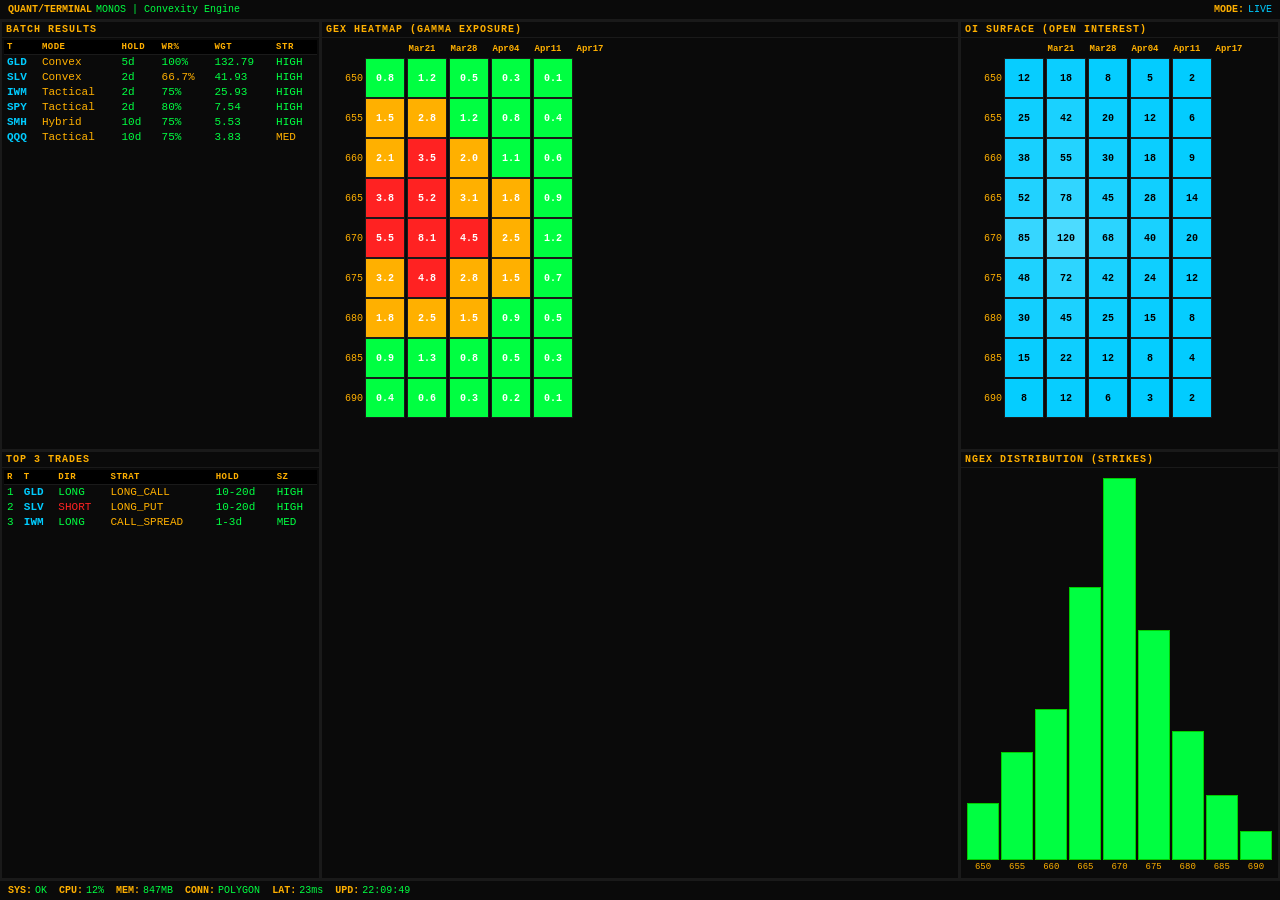
<file: ui/designs-monos/03-quant-monos.html>
<!DOCTYPE html>
<html lang="en">
<head>
    <meta charset="UTF-8">
    <meta name="viewport" content="width=device-width, initial-scale=1.0">
    <title>QUANT/TERMINAL MONOS - Convexity Engine</title>
    <style>
        * {
            margin: 0;
            padding: 0;
            box-sizing: border-box;
        }

        html, body {
            width: 100vw;
            height: 100vh;
            background: #000000;
            color: #00ff41;
            font-family: 'Courier New', monospace;
            overflow: hidden;
        }

        /* TOP STATUS BAR */
        .topbar {
            position: fixed;
            top: 0;
            left: 0;
            width: 100%;
            height: 20px;
            background: #0a0a0a;
            border-bottom: 1px solid #1a1a1a;
            display: flex;
            align-items: center;
            padding: 0 8px;
            font-size: 10px;
            z-index: 1000;
            gap: 12px;
        }

        .topbar-item {
            display: flex;
            gap: 4px;
        }

        .topbar-label {
            color: #ffb000;
            font-weight: bold;
        }

        /* MAIN GRID CONTAINER */
        .main-container {
            position: fixed;
            top: 20px;
            left: 0;
            width: 100vw;
            height: calc(100vh - 40px);
            display: grid;
            grid-template-columns: 1fr 2fr 1fr;
            grid-template-rows: 1fr 1fr;
            gap: 1px;
            background: #1a1a1a;
            padding: 1px;
        }

        /* PANEL STYLES */
        .panel {
            background: #0a0a0a;
            border: 1px solid #1a1a1a;
            overflow: hidden;
            display: flex;
            flex-direction: column;
        }

        .panel-header {
            background: #0a0a0a;
            border-bottom: 1px solid #1a1a1a;
            padding: 2px 4px;
            font-size: 10px;
            font-weight: bold;
            color: #ffb000;
            text-transform: uppercase;
            letter-spacing: 1px;
        }

        .panel-body {
            flex: 1;
            overflow: auto;
            padding: 2px;
        }

        /* LEFT COLUMN - STACKED TABLES */
        .left-column {
            grid-column: 1;
            grid-row: 1 / 3;
            display: flex;
            flex-direction: column;
            gap: 1px;
        }

        .left-column .panel {
            flex: 1;
        }

        /* CENTER COLUMN - GEX HEATMAP */
        .center-column {
            grid-column: 2;
            grid-row: 1 / 3;
        }

        /* RIGHT COLUMN - OI + HISTOGRAM */
        .right-column {
            grid-column: 3;
            grid-row: 1 / 3;
            display: flex;
            flex-direction: column;
            gap: 1px;
        }

        .right-column .panel {
            flex: 1;
        }

        /* TABLE STYLES */
        table {
            width: 100%;
            border-collapse: collapse;
            font-size: 11px;
        }

        th {
            background: #000000;
            color: #ffb000;
            padding: 2px 3px;
            text-align: left;
            font-weight: bold;
            border-bottom: 1px solid #1a1a1a;
            font-size: 9px;
            text-transform: uppercase;
            letter-spacing: 0.5px;
        }

        td {
            padding: 1px 3px;
            border-bottom: 1px solid #0a0a0a;
            white-space: nowrap;
        }

        tr:last-child td {
            border-bottom: none;
        }

        /* DATA COLORS */
        .win {
            color: #00ff41;
        }

        .loss {
            color: #ff2222;
        }

        .neutral {
            color: #ffb000;
        }

        .highlight {
            color: #00ccff;
        }

        /* HEATMAP GRID */
        .heatmap-container {
            display: flex;
            flex-direction: column;
            height: 100%;
            padding: 4px;
            gap: 2px;
        }

        .heatmap-row-label {
            display: flex;
            align-items: center;
            gap: 2px;
        }

        .heatmap-row {
            display: flex;
            gap: 2px;
            align-items: center;
        }

        .strike-label {
            width: 35px;
            text-align: right;
            color: #ffb000;
            font-size: 10px;
        }

        .heatmap-cell {
            width: 40px;
            height: 40px;
            display: flex;
            align-items: center;
            justify-content: center;
            font-size: 10px;
            font-weight: bold;
            color: #ffffff;
            border: 1px solid #1a1a1a;
        }

        .expiry-header {
            display: flex;
            gap: 2px;
            margin-left: 37px;
            margin-bottom: 2px;
        }

        .expiry-label {
            width: 40px;
            text-align: center;
            color: #ffb000;
            font-size: 9px;
            font-weight: bold;
        }

        /* OI SURFACE - same as GEX */
        .oi-container {
            display: flex;
            flex-direction: column;
            height: 100%;
            padding: 4px;
            gap: 2px;
            overflow-y: auto;
        }

        .oi-row {
            display: flex;
            gap: 2px;
            align-items: center;
        }

        .oi-cell {
            width: 40px;
            height: 40px;
            display: flex;
            align-items: center;
            justify-content: center;
            font-size: 10px;
            font-weight: bold;
            color: #000000;
            border: 1px solid #1a1a1a;
        }

        /* HISTOGRAM */
        .histogram-container {
            display: flex;
            align-items: flex-end;
            justify-content: space-around;
            height: 100%;
            padding: 8px 4px 4px 4px;
            gap: 2px;
        }

        .histogram-bar-wrapper {
            display: flex;
            flex-direction: column;
            align-items: center;
            justify-content: flex-end;
            flex: 1;
            height: 100%;
            gap: 2px;
        }

        .histogram-bar {
            width: 100%;
            background: #00ff41;
            border: 1px solid #00cc00;
            min-height: 2px;
        }

        .histogram-label {
            font-size: 9px;
            color: #ffb000;
            text-align: center;
            writing-mode: horizontal-tb;
        }

        /* BOTTOM STATUS BAR */
        .bottombar {
            position: fixed;
            bottom: 0;
            left: 0;
            width: 100%;
            height: 20px;
            background: #0a0a0a;
            border-top: 1px solid #1a1a1a;
            display: flex;
            align-items: center;
            padding: 0 8px;
            font-size: 10px;
            gap: 12px;
        }

        .status-item {
            display: flex;
            gap: 3px;
        }

        .status-label {
            color: #ffb000;
            font-weight: bold;
        }

        .status-value {
            color: #00ff41;
        }

        /* SCROLLBAR STYLING */
        ::-webkit-scrollbar {
            width: 6px;
            height: 6px;
        }

        ::-webkit-scrollbar-track {
            background: #000000;
        }

        ::-webkit-scrollbar-thumb {
            background: #1a1a1a;
            border-radius: 0;
        }

        ::-webkit-scrollbar-thumb:hover {
            background: #2a2a2a;
        }

        /* TEXT STYLES */
        .ticker {
            color: #00ccff;
            font-weight: bold;
        }

        .strategy {
            color: #ffb000;
        }

        .ok {
            color: #00ff41;
        }

        .warn {
            color: #ff9900;
        }

        .error {
            color: #ff2222;
        }
    </style>
</head>
<body>

    <!-- TOP STATUS BAR -->
    <div class="topbar">
        <div class="topbar-item">
            <span class="topbar-label">QUANT/TERMINAL</span>
            <span>MONOS | Convexity Engine</span>
        </div>
        <div style="flex: 1;"></div>
        <div class="topbar-item">
            <span class="topbar-label">MODE:</span>
            <span class="highlight">LIVE</span>
        </div>
    </div>

    <!-- MAIN GRID -->
    <div class="main-container">

        <!-- LEFT COLUMN: BATCH RESULTS + TOP TRADES -->
        <div class="left-column">

            <!-- BATCH RESULTS -->
            <div class="panel">
                <div class="panel-header">BATCH RESULTS</div>
                <div class="panel-body">
                    <table>
                        <thead>
                            <tr>
                                <th>T</th>
                                <th>MODE</th>
                                <th>HOLD</th>
                                <th>WR%</th>
                                <th>WGT</th>
                                <th>STR</th>
                            </tr>
                        </thead>
                        <tbody id="batchBody">
                        </tbody>
                    </table>
                </div>
            </div>

            <!-- TOP TRADES -->
            <div class="panel">
                <div class="panel-header">TOP 3 TRADES</div>
                <div class="panel-body">
                    <table>
                        <thead>
                            <tr>
                                <th>R</th>
                                <th>T</th>
                                <th>DIR</th>
                                <th>STRAT</th>
                                <th>HOLD</th>
                                <th>SZ</th>
                            </tr>
                        </thead>
                        <tbody id="topBody">
                        </tbody>
                    </table>
                </div>
            </div>

        </div>

        <!-- CENTER COLUMN: GEX HEATMAP -->
        <div class="center-column panel">
            <div class="panel-header">GEX HEATMAP (GAMMA EXPOSURE)</div>
            <div class="panel-body" id="gexContainer">
                <div class="heatmap-container">
                    <div class="expiry-header" id="expiryHeaders"></div>
                    <div id="gexGrid"></div>
                </div>
            </div>
        </div>

        <!-- RIGHT COLUMN: OI SURFACE + HISTOGRAM -->
        <div class="right-column">

            <!-- OI SURFACE -->
            <div class="panel">
                <div class="panel-header">OI SURFACE (OPEN INTEREST)</div>
                <div class="panel-body" id="oiContainer">
                    <div class="oi-container">
                        <div class="expiry-header" id="oiExpiryHeaders"></div>
                        <div id="oiGrid"></div>
                    </div>
                </div>
            </div>

            <!-- HISTOGRAM -->
            <div class="panel">
                <div class="panel-header">NGEX DISTRIBUTION (STRIKES)</div>
                <div class="panel-body">
                    <div class="histogram-container" id="histogramContainer"></div>
                </div>
            </div>

        </div>

    </div>

    <!-- BOTTOM STATUS BAR -->
    <div class="bottombar">
        <div class="status-item">
            <span class="status-label">SYS:</span>
            <span class="status-value ok">OK</span>
        </div>
        <div class="status-item">
            <span class="status-label">CPU:</span>
            <span class="status-value">12%</span>
        </div>
        <div class="status-item">
            <span class="status-label">MEM:</span>
            <span class="status-value">847MB</span>
        </div>
        <div class="status-item">
            <span class="status-label">CONN:</span>
            <span class="status-value">POLYGON</span>
        </div>
        <div class="status-item">
            <span class="status-label">LAT:</span>
            <span class="status-value">23ms</span>
        </div>
        <div class="status-item">
            <span class="status-label">UPD:</span>
            <span class="status-value" id="timestamp">--:--:--</span>
        </div>
    </div>

    <script>
        // MOCK DATA
        const BATCH=[{t:"GLD",mode:"Convex",hold:"5d",wr:100,wgt:132.79,str:"HIGH"},{t:"SLV",mode:"Convex",hold:"2d",wr:66.7,wgt:41.93,str:"HIGH"},{t:"IWM",mode:"Tactical",hold:"2d",wr:75,wgt:25.93,str:"HIGH"},{t:"SPY",mode:"Tactical",hold:"2d",wr:80,wgt:7.54,str:"HIGH"},{t:"SMH",mode:"Hybrid",hold:"10d",wr:75,wgt:5.53,str:"HIGH"},{t:"QQQ",mode:"Tactical",hold:"10d",wr:75,wgt:3.83,str:"MED"}];
        const TOP=[{r:1,t:"GLD",d:"LONG",s:"LONG_CALL",h:"10-20d",sz:"HIGH"},{r:2,t:"SLV",d:"SHORT",s:"LONG_PUT",h:"10-20d",sz:"HIGH"},{r:3,t:"IWM",d:"LONG",s:"CALL_SPREAD",h:"1-3d",sz:"MED"}];
        const STRIKES=[650,655,660,665,670,675,680,685,690];
        const EXPIRIES=["Mar21","Mar28","Apr04","Apr11","Apr17"];
        const GEX=[[0.8,1.2,0.5,0.3,0.1],[1.5,2.8,1.2,0.8,0.4],[2.1,3.5,2.0,1.1,0.6],[3.8,5.2,3.1,1.8,0.9],[5.5,8.1,4.5,2.5,1.2],[3.2,4.8,2.8,1.5,0.7],[1.8,2.5,1.5,0.9,0.5],[0.9,1.3,0.8,0.5,0.3],[0.4,0.6,0.3,0.2,0.1]];
        const OI=[[12,18,8,5,2],[25,42,20,12,6],[38,55,30,18,9],[52,78,45,28,14],[85,120,68,40,20],[48,72,42,24,12],[30,45,25,15,8],[15,22,12,8,4],[8,12,6,3,2]];
        const NGEX=[{s:650,v:0.8},{s:655,v:1.5},{s:660,v:2.1},{s:665,v:3.8},{s:670,v:5.5},{s:675,v:3.2},{s:680,v:1.8},{s:685,v:0.9},{s:690,v:0.4}];

        // COLOR FUNCTIONS
        function gexColor(value) {
            if (value < 1.5) return '#00ff41'; // green
            if (value < 3.5) return '#ffb000'; // amber
            return '#ff2222'; // red
        }

        function oiColor(value) {
            const normalized = Math.min(value / 120, 1);
            // Cyan intensity scale
            const r = Math.floor(0 + (255 * normalized * 0.3));
            const g = Math.floor(204 + (51 * normalized * 0.3));
            const b = Math.floor(255);
            return `rgb(${r}, ${g}, ${b})`;
        }

        // POPULATE BATCH RESULTS
        function renderBatch() {
            const tbody = document.getElementById('batchBody');
            BATCH.forEach(item => {
                const row = document.createElement('tr');
                const wrClass = item.wr >= 75 ? 'win' : item.wr >= 50 ? 'neutral' : 'loss';
                const strClass = item.str === 'HIGH' ? 'win' : 'neutral';
                row.innerHTML = `
                    <td class="ticker">${item.t}</td>
                    <td class="strategy">${item.mode}</td>
                    <td>${item.hold}</td>
                    <td class="${wrClass}">${item.wr}%</td>
                    <td>${item.wgt.toFixed(2)}</td>
                    <td class="${strClass}">${item.str}</td>
                `;
                tbody.appendChild(row);
            });
        }

        // POPULATE TOP TRADES
        function renderTop() {
            const tbody = document.getElementById('topBody');
            TOP.forEach(item => {
                const row = document.createElement('tr');
                const dirClass = item.d === 'LONG' ? 'win' : 'loss';
                row.innerHTML = `
                    <td>${item.r}</td>
                    <td class="ticker">${item.t}</td>
                    <td class="${dirClass}">${item.d}</td>
                    <td class="strategy">${item.s}</td>
                    <td>${item.h}</td>
                    <td>${item.sz}</td>
                `;
                tbody.appendChild(row);
            });
        }

        // RENDER GEX HEATMAP
        function renderGEX() {
            // Expiry headers
            const expiryHeaders = document.getElementById('expiryHeaders');
            expiryHeaders.innerHTML = '<div class="strike-label"></div>';
            EXPIRIES.forEach(exp => {
                const label = document.createElement('div');
                label.className = 'expiry-label';
                label.textContent = exp;
                expiryHeaders.appendChild(label);
            });

            // GEX grid
            const gexGrid = document.getElementById('gexGrid');
            GEX.forEach((row, idx) => {
                const rowDiv = document.createElement('div');
                rowDiv.className = 'heatmap-row-label';

                const strikeLabel = document.createElement('div');
                strikeLabel.className = 'strike-label';
                strikeLabel.textContent = STRIKES[idx];
                rowDiv.appendChild(strikeLabel);

                const cellsDiv = document.createElement('div');
                cellsDiv.className = 'heatmap-row';

                row.forEach(value => {
                    const cell = document.createElement('div');
                    cell.className = 'heatmap-cell';
                    cell.style.backgroundColor = gexColor(value);
                    cell.textContent = value.toFixed(1);
                    cellsDiv.appendChild(cell);
                });

                rowDiv.appendChild(cellsDiv);
                gexGrid.appendChild(rowDiv);
            });
        }

        // RENDER OI SURFACE
        function renderOI() {
            // Expiry headers
            const oiExpiryHeaders = document.getElementById('oiExpiryHeaders');
            oiExpiryHeaders.innerHTML = '<div class="strike-label"></div>';
            EXPIRIES.forEach(exp => {
                const label = document.createElement('div');
                label.className = 'expiry-label';
                label.textContent = exp;
                oiExpiryHeaders.appendChild(label);
            });

            // OI grid
            const oiGrid = document.getElementById('oiGrid');
            OI.forEach((row, idx) => {
                const rowDiv = document.createElement('div');
                rowDiv.className = 'oi-row';

                const strikeLabel = document.createElement('div');
                strikeLabel.className = 'strike-label';
                strikeLabel.textContent = STRIKES[idx];
                rowDiv.appendChild(strikeLabel);

                row.forEach(value => {
                    const cell = document.createElement('div');
                    cell.className = 'oi-cell';
                    cell.style.backgroundColor = oiColor(value);
                    cell.textContent = value;
                    rowDiv.appendChild(cell);
                });

                oiGrid.appendChild(rowDiv);
            });
        }

        // RENDER HISTOGRAM
        function renderHistogram() {
            const container = document.getElementById('histogramContainer');
            const maxValue = Math.max(...NGEX.map(d => d.v));

            NGEX.forEach(item => {
                const wrapper = document.createElement('div');
                wrapper.className = 'histogram-bar-wrapper';

                const barHeight = (item.v / maxValue) * 100;
                const bar = document.createElement('div');
                bar.className = 'histogram-bar';
                bar.style.height = barHeight + '%';

                const label = document.createElement('div');
                label.className = 'histogram-label';
                label.textContent = item.s;

                wrapper.appendChild(bar);
                wrapper.appendChild(label);
                container.appendChild(wrapper);
            });
        }

        // UPDATE TIMESTAMP
        function updateTimestamp() {
            const now = new Date();
            const time = now.toLocaleTimeString('en-US', { hour12: false });
            document.getElementById('timestamp').textContent = time;
        }

        // INITIALIZE
        function init() {
            renderBatch();
            renderTop();
            renderGEX();
            renderOI();
            renderHistogram();
            updateTimestamp();
            setInterval(updateTimestamp, 1000);
        }

        init();
    </script>

</body>
</html>
</file>
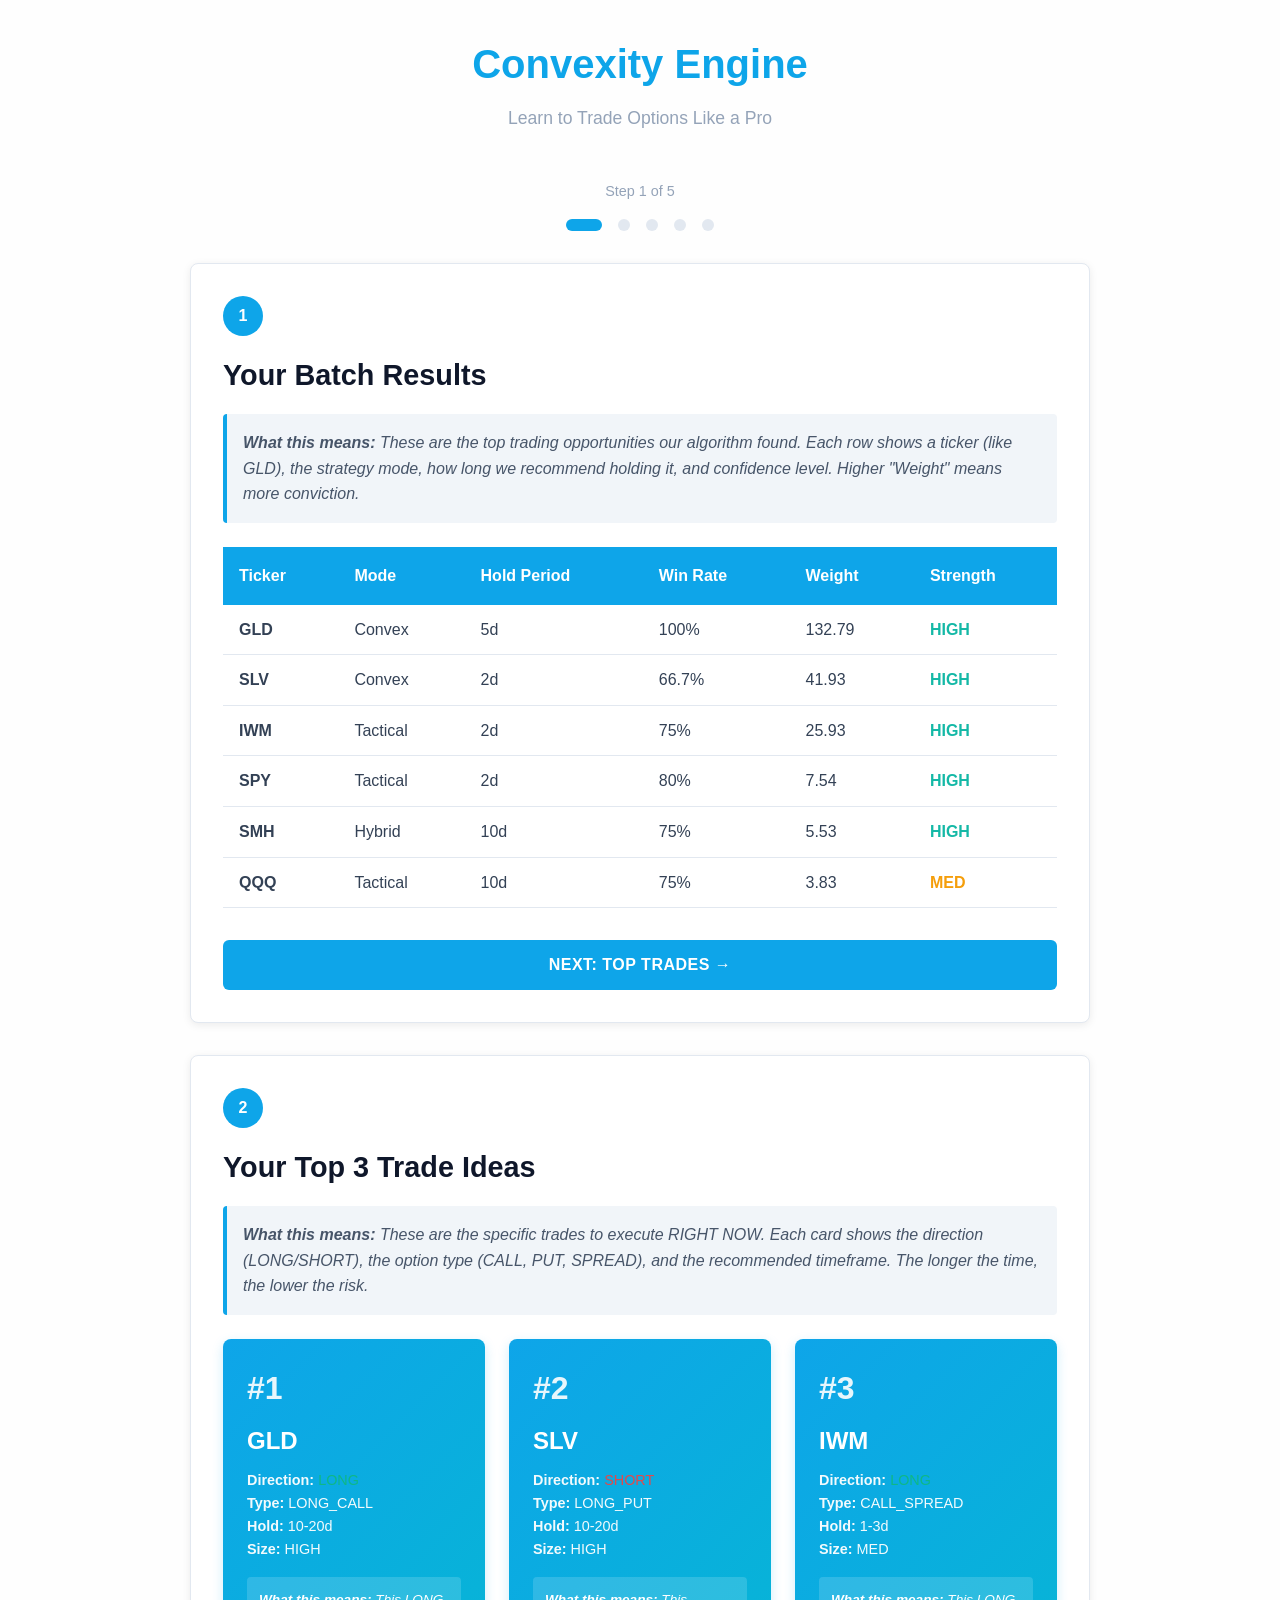
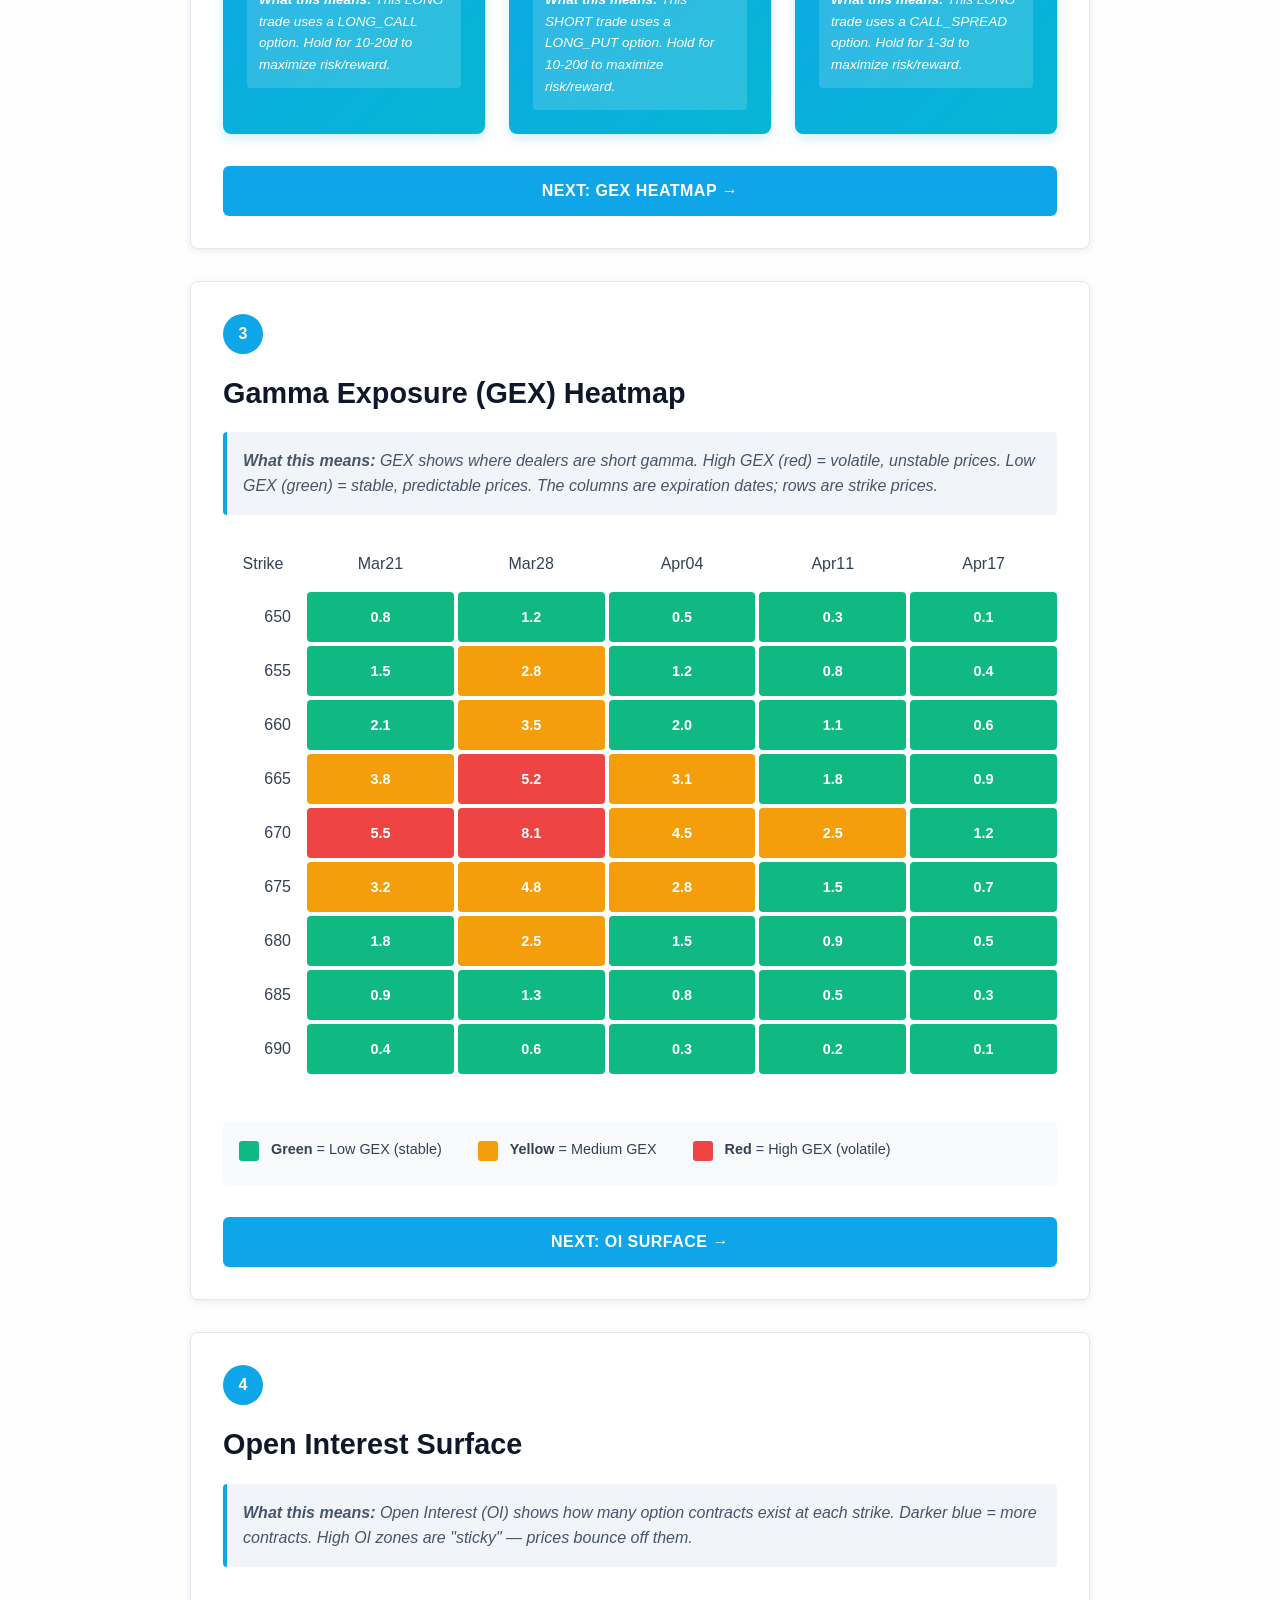
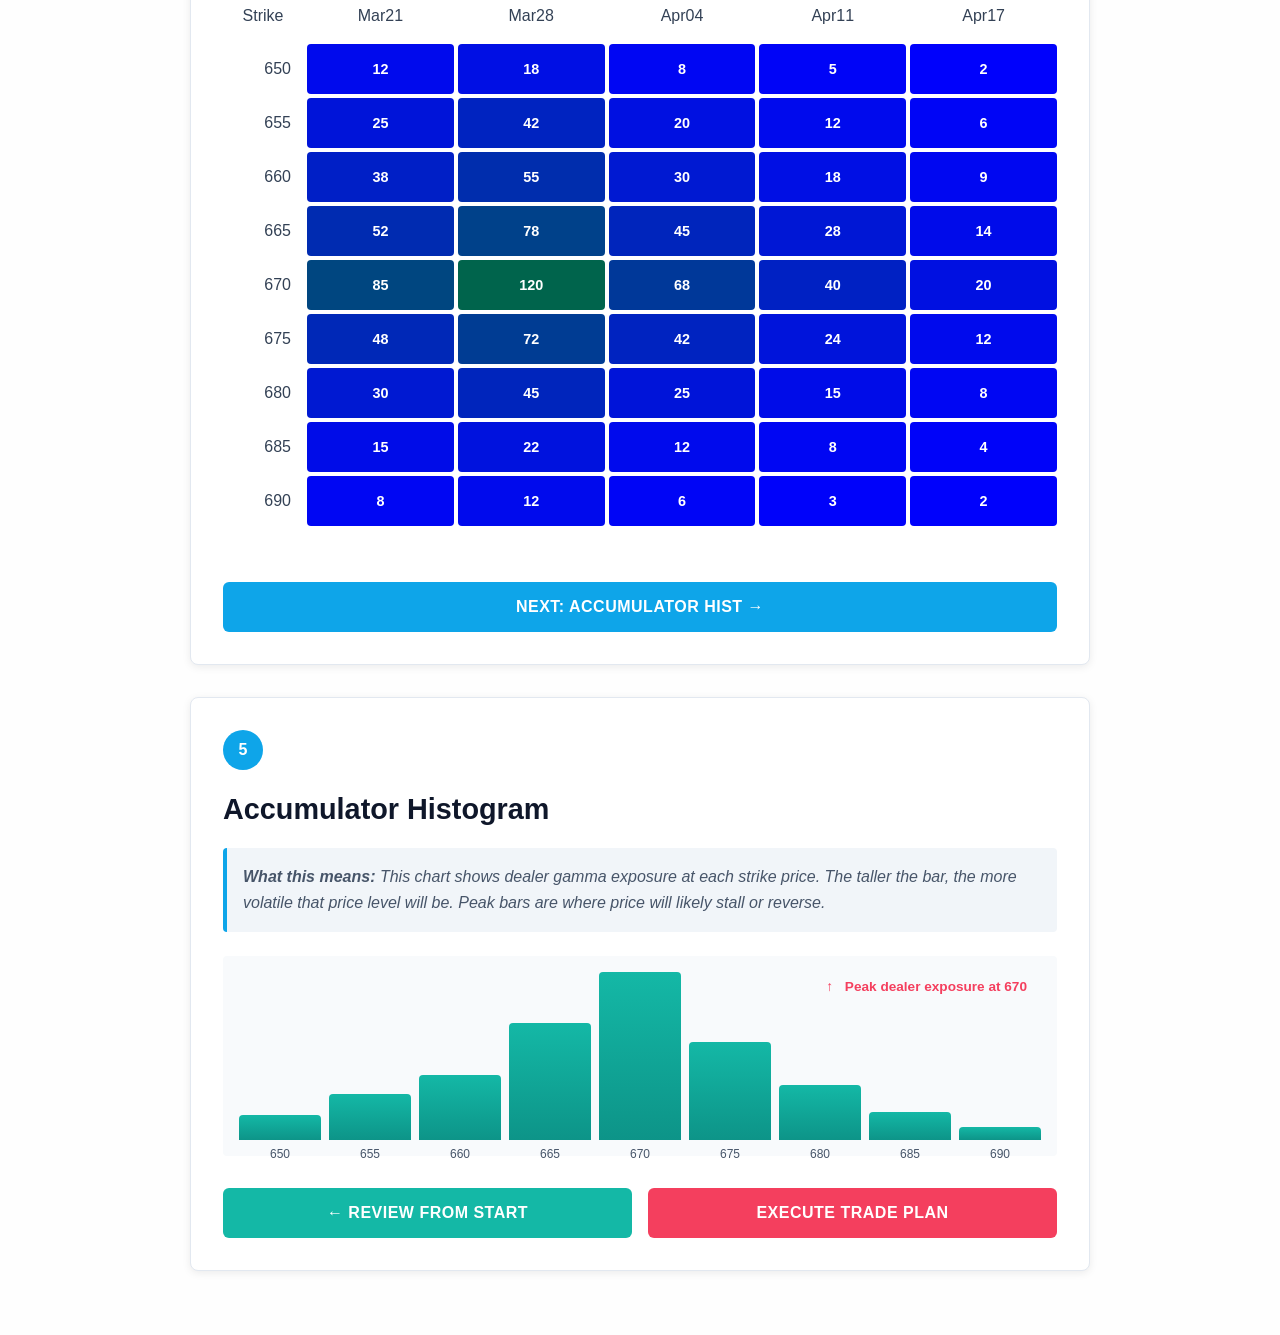
<file: ui/designs-monos/04-beginner-monos.html>
<!DOCTYPE html>
<html lang="en">
<head>
    <meta charset="UTF-8">
    <meta name="viewport" content="width=device-width, initial-scale=1.0">
    <title>Convexity Engine - Beginner Guide</title>
    <style>
        * {
            margin: 0;
            padding: 0;
            box-sizing: border-box;
        }

        body {
            background-color: #fefefe;
            color: #334155;
            font-family: -apple-system, BlinkMacSystemFont, 'Segoe UI', 'Roboto', 'Oxygen', 'Ubuntu', 'Cantarell', sans-serif;
            font-size: 16px;
            line-height: 1.6;
            padding: 2rem 1rem;
        }

        .container {
            max-width: 900px;
            margin: 0 auto;
        }

        header {
            text-align: center;
            margin-bottom: 3rem;
        }

        h1 {
            font-size: 2.5rem;
            color: #0ea5e9;
            margin-bottom: 0.5rem;
        }

        .subtitle {
            font-size: 1.1rem;
            color: #94a3b8;
        }

        /* Progress Bar */
        .progress-container {
            margin-bottom: 2rem;
            text-align: center;
        }

        .progress-label {
            font-size: 0.9rem;
            color: #94a3b8;
            margin-bottom: 1rem;
            font-weight: 500;
        }

        .progress-dots {
            display: flex;
            justify-content: center;
            gap: 1rem;
        }

        .dot {
            width: 12px;
            height: 12px;
            border-radius: 50%;
            background-color: #e2e8f0;
            transition: all 0.3s ease;
        }

        .dot.active {
            background-color: #0ea5e9;
            width: 36px;
            border-radius: 6px;
        }

        /* Step Card */
        .step-card {
            background-color: #ffffff;
            border-radius: 8px;
            padding: 2rem;
            margin-bottom: 2rem;
            box-shadow: 0 2px 8px rgba(0, 0, 0, 0.08);
            border: 1px solid #e2e8f0;
        }

        .step-number {
            display: inline-block;
            background-color: #0ea5e9;
            color: white;
            width: 40px;
            height: 40px;
            border-radius: 50%;
            text-align: center;
            line-height: 40px;
            font-weight: bold;
            margin-bottom: 1rem;
        }

        .step-card h2 {
            font-size: 1.8rem;
            color: #0f172a;
            margin-bottom: 1rem;
        }

        .info-box {
            background-color: #f1f5f9;
            border-left: 4px solid #0ea5e9;
            padding: 1rem;
            border-radius: 4px;
            margin-bottom: 1.5rem;
            font-style: italic;
            color: #475569;
        }

        /* Tables */
        table {
            width: 100%;
            border-collapse: collapse;
            margin-bottom: 1.5rem;
        }

        th {
            background-color: #0ea5e9;
            color: white;
            padding: 1rem;
            text-align: left;
            font-weight: 600;
        }

        td {
            padding: 0.75rem 1rem;
            border-bottom: 1px solid #e2e8f0;
        }

        tr:hover {
            background-color: #f8fafc;
        }

        /* Heatmap */
        .heatmap-container {
            overflow-x: auto;
            margin-bottom: 1.5rem;
        }

        .heatmap {
            display: grid;
            grid-template-columns: 80px repeat(5, 1fr);
            gap: 4px;
            margin-bottom: 1.5rem;
        }

        .heatmap-cell {
            padding: 0.75rem;
            text-align: center;
            border-radius: 4px;
            font-weight: 600;
            font-size: 0.9rem;
            color: white;
            display: flex;
            align-items: center;
            justify-content: center;
            min-height: 50px;
        }

        .heatmap-label {
            background-color: transparent;
            color: #334155;
            font-weight: 500;
            padding: 0.75rem;
            text-align: right;
        }

        .heatmap-header {
            background-color: transparent;
            color: #334155;
            font-weight: 500;
            text-align: center;
            padding: 0.75rem 0;
        }

        .legend {
            background-color: #f8fafc;
            padding: 1rem;
            border-radius: 4px;
            margin-bottom: 1.5rem;
            font-size: 0.9rem;
        }

        .legend-item {
            display: inline-block;
            margin-right: 2rem;
            margin-bottom: 0.5rem;
        }

        .legend-color {
            display: inline-block;
            width: 20px;
            height: 20px;
            border-radius: 3px;
            margin-right: 0.5rem;
            vertical-align: middle;
        }

        /* Top Trades Cards */
        .trades-grid {
            display: grid;
            grid-template-columns: repeat(auto-fit, minmax(250px, 1fr));
            gap: 1.5rem;
            margin-bottom: 1.5rem;
        }

        .trade-card {
            background: linear-gradient(135deg, #0ea5e9 0%, #06b6d4 100%);
            color: white;
            padding: 1.5rem;
            border-radius: 8px;
            box-shadow: 0 4px 12px rgba(14, 165, 233, 0.2);
        }

        .trade-rank {
            font-size: 2rem;
            font-weight: bold;
            margin-bottom: 0.5rem;
            opacity: 0.9;
        }

        .trade-ticker {
            font-size: 1.5rem;
            font-weight: bold;
            margin-bottom: 0.5rem;
        }

        .trade-meta {
            font-size: 0.9rem;
            margin-bottom: 1rem;
            opacity: 0.95;
        }

        .trade-explanation {
            font-size: 0.85rem;
            background-color: rgba(255, 255, 255, 0.15);
            padding: 0.75rem;
            border-radius: 4px;
            margin-top: 1rem;
            font-style: italic;
        }

        /* Surface Chart */
        .surface-grid {
            display: grid;
            grid-template-columns: 80px repeat(5, 1fr);
            gap: 4px;
            margin-bottom: 1.5rem;
        }

        .surface-cell {
            padding: 0.75rem;
            text-align: center;
            border-radius: 4px;
            font-weight: 600;
            font-size: 0.85rem;
            color: white;
            display: flex;
            align-items: center;
            justify-content: center;
            min-height: 50px;
        }

        /* Histogram */
        .histogram-container {
            position: relative;
            margin-bottom: 1.5rem;
        }

        .histogram {
            display: flex;
            align-items: flex-end;
            justify-content: space-around;
            height: 200px;
            gap: 8px;
            padding: 1rem;
            background-color: #f8fafc;
            border-radius: 4px;
            margin-bottom: 1rem;
        }

        .bar {
            flex: 1;
            background: linear-gradient(180deg, #14b8a6 0%, #0d9488 100%);
            border-radius: 4px 4px 0 0;
            position: relative;
            min-height: 5px;
            transition: all 0.3s ease;
        }

        .bar:hover {
            background: linear-gradient(180deg, #0ea5e9 0%, #06b6d4 100%);
            transform: scaleY(1.05);
        }

        .bar-label {
            position: absolute;
            bottom: -25px;
            left: 0;
            right: 0;
            text-align: center;
            font-size: 0.75rem;
            font-weight: 500;
            color: #475569;
        }

        .annotation {
            position: absolute;
            top: 20px;
            right: 30px;
            font-size: 0.85rem;
            color: #f43f5e;
            font-weight: bold;
        }

        .annotation-arrow {
            display: inline-block;
            margin-right: 0.5rem;
        }

        /* Buttons */
        .button-group {
            display: flex;
            gap: 1rem;
            margin-top: 2rem;
            flex-wrap: wrap;
        }

        .btn {
            flex: 1;
            min-width: 150px;
            padding: 1rem;
            border: none;
            border-radius: 6px;
            font-size: 1rem;
            font-weight: 600;
            cursor: pointer;
            transition: all 0.3s ease;
            text-transform: uppercase;
            letter-spacing: 0.5px;
        }

        .btn-primary {
            background-color: #0ea5e9;
            color: white;
        }

        .btn-primary:hover {
            background-color: #0284c7;
            transform: translateY(-2px);
            box-shadow: 0 4px 12px rgba(14, 165, 233, 0.4);
        }

        .btn-secondary {
            background-color: #14b8a6;
            color: white;
        }

        .btn-secondary:hover {
            background-color: #0d9488;
            transform: translateY(-2px);
            box-shadow: 0 4px 12px rgba(20, 184, 166, 0.4);
        }

        .btn-danger {
            background-color: #f43f5e;
            color: white;
        }

        .btn-danger:hover {
            background-color: #e11d48;
            transform: translateY(-2px);
            box-shadow: 0 4px 12px rgba(244, 63, 94, 0.4);
        }

        /* Responsive */
        @media (max-width: 768px) {
            .step-card {
                padding: 1.5rem;
            }

            h1 {
                font-size: 1.8rem;
            }

            .step-card h2 {
                font-size: 1.4rem;
            }

            .trades-grid {
                grid-template-columns: 1fr;
            }

            .button-group {
                flex-direction: column;
            }

            .btn {
                min-width: auto;
            }
        }
    </style>
</head>
<body>
    <div class="container">
        <header>
            <h1>Convexity Engine</h1>
            <p class="subtitle">Learn to Trade Options Like a Pro</p>
        </header>

        <!-- Progress Bar -->
        <div class="progress-container">
            <div class="progress-label" id="progressLabel">Step 1 of 5</div>
            <div class="progress-dots">
                <div class="dot active" data-step="1"></div>
                <div class="dot" data-step="2"></div>
                <div class="dot" data-step="3"></div>
                <div class="dot" data-step="4"></div>
                <div class="dot" data-step="5"></div>
            </div>
        </div>

        <!-- Step 1: Batch Results -->
        <div class="step-card" data-step="1">
            <div class="step-number">1</div>
            <h2>Your Batch Results</h2>
            <div class="info-box">
                <strong>What this means:</strong> These are the top trading opportunities our algorithm found. Each row shows a ticker (like GLD), the strategy mode, how long we recommend holding it, and confidence level. Higher "Weight" means more conviction.
            </div>
            <table>
                <thead>
                    <tr>
                        <th>Ticker</th>
                        <th>Mode</th>
                        <th>Hold Period</th>
                        <th>Win Rate</th>
                        <th>Weight</th>
                        <th>Strength</th>
                    </tr>
                </thead>
                <tbody id="batchTable"></tbody>
            </table>
            <div class="button-group">
                <button class="btn btn-primary" onclick="scrollToStep(2)">Next: Top Trades →</button>
            </div>
        </div>

        <!-- Step 2: Top Trades -->
        <div class="step-card" data-step="2">
            <div class="step-number">2</div>
            <h2>Your Top 3 Trade Ideas</h2>
            <div class="info-box">
                <strong>What this means:</strong> These are the specific trades to execute RIGHT NOW. Each card shows the direction (LONG/SHORT), the option type (CALL, PUT, SPREAD), and the recommended timeframe. The longer the time, the lower the risk.
            </div>
            <div class="trades-grid" id="tradesGrid"></div>
            <div class="button-group">
                <button class="btn btn-primary" onclick="scrollToStep(3)">Next: GEX Heatmap →</button>
            </div>
        </div>

        <!-- Step 3: GEX Heatmap -->
        <div class="step-card" data-step="3">
            <div class="step-number">3</div>
            <h2>Gamma Exposure (GEX) Heatmap</h2>
            <div class="info-box">
                <strong>What this means:</strong> GEX shows where dealers are short gamma. High GEX (red) = volatile, unstable prices. Low GEX (green) = stable, predictable prices. The columns are expiration dates; rows are strike prices.
            </div>
            <div class="heatmap-container">
                <div class="heatmap" id="gexHeatmap"></div>
            </div>
            <div class="legend">
                <div class="legend-item">
                    <span class="legend-color" style="background-color: #10b981;"></span>
                    <strong>Green</strong> = Low GEX (stable)
                </div>
                <div class="legend-item">
                    <span class="legend-color" style="background-color: #f59e0b;"></span>
                    <strong>Yellow</strong> = Medium GEX
                </div>
                <div class="legend-item">
                    <span class="legend-color" style="background-color: #ef4444;"></span>
                    <strong>Red</strong> = High GEX (volatile)
                </div>
            </div>
            <div class="button-group">
                <button class="btn btn-primary" onclick="scrollToStep(4)">Next: OI Surface →</button>
            </div>
        </div>

        <!-- Step 4: OI Surface -->
        <div class="step-card" data-step="4">
            <div class="step-number">4</div>
            <h2>Open Interest Surface</h2>
            <div class="info-box">
                <strong>What this means:</strong> Open Interest (OI) shows how many option contracts exist at each strike. Darker blue = more contracts. High OI zones are "sticky" — prices bounce off them.
            </div>
            <div class="heatmap-container">
                <div class="heatmap" id="oiSurface"></div>
            </div>
            <div class="button-group">
                <button class="btn btn-primary" onclick="scrollToStep(5)">Next: Accumulator Hist →</button>
            </div>
        </div>

        <!-- Step 5: Histogram -->
        <div class="step-card" data-step="5">
            <div class="step-number">5</div>
            <h2>Accumulator Histogram</h2>
            <div class="info-box">
                <strong>What this means:</strong> This chart shows dealer gamma exposure at each strike price. The taller the bar, the more volatile that price level will be. Peak bars are where price will likely stall or reverse.
            </div>
            <div class="histogram-container">
                <div class="annotation">
                    <span class="annotation-arrow">↑</span> Peak dealer exposure at 670
                </div>
                <div class="histogram" id="histogram"></div>
            </div>
            <div class="button-group">
                <button class="btn btn-secondary" onclick="scrollToStep(1)">← Review from Start</button>
                <button class="btn btn-danger" onclick="executeTrading()">Execute Trade Plan</button>
            </div>
        </div>
    </div>

    <script>
        const BATCH=[{t:"GLD",mode:"Convex",hold:"5d",wr:100,wgt:132.79,str:"HIGH"},{t:"SLV",mode:"Convex",hold:"2d",wr:66.7,wgt:41.93,str:"HIGH"},{t:"IWM",mode:"Tactical",hold:"2d",wr:75,wgt:25.93,str:"HIGH"},{t:"SPY",mode:"Tactical",hold:"2d",wr:80,wgt:7.54,str:"HIGH"},{t:"SMH",mode:"Hybrid",hold:"10d",wr:75,wgt:5.53,str:"HIGH"},{t:"QQQ",mode:"Tactical",hold:"10d",wr:75,wgt:3.83,str:"MED"}];
        const TOP=[{r:1,t:"GLD",d:"LONG",s:"LONG_CALL",h:"10-20d",sz:"HIGH"},{r:2,t:"SLV",d:"SHORT",s:"LONG_PUT",h:"10-20d",sz:"HIGH"},{r:3,t:"IWM",d:"LONG",s:"CALL_SPREAD",h:"1-3d",sz:"MED"}];
        const STRIKES=[650,655,660,665,670,675,680,685,690];
        const EXPIRIES=["Mar21","Mar28","Apr04","Apr11","Apr17"];
        const GEX=[[0.8,1.2,0.5,0.3,0.1],[1.5,2.8,1.2,0.8,0.4],[2.1,3.5,2.0,1.1,0.6],[3.8,5.2,3.1,1.8,0.9],[5.5,8.1,4.5,2.5,1.2],[3.2,4.8,2.8,1.5,0.7],[1.8,2.5,1.5,0.9,0.5],[0.9,1.3,0.8,0.5,0.3],[0.4,0.6,0.3,0.2,0.1]];
        const OI=[[12,18,8,5,2],[25,42,20,12,6],[38,55,30,18,9],[52,78,45,28,14],[85,120,68,40,20],[48,72,42,24,12],[30,45,25,15,8],[15,22,12,8,4],[8,12,6,3,2]];
        const NGEX=[{s:650,v:0.8},{s:655,v:1.5},{s:660,v:2.1},{s:665,v:3.8},{s:670,v:5.5},{s:675,v:3.2},{s:680,v:1.8},{s:685,v:0.9},{s:690,v:0.4}];

        function getGexColor(value) {
            const max = 8.1;
            const ratio = value / max;
            if (ratio < 0.3) return '#10b981';
            if (ratio < 0.6) return '#f59e0b';
            return '#ef4444';
        }

        function getOiColor(value) {
            const max = 120;
            const ratio = value / max;
            const blue = Math.floor(255 * (1 - ratio * 0.7));
            const green = Math.floor(100 * ratio);
            return `rgb(0, ${green}, ${blue})`;
        }

        function renderBatch() {
            const tbody = document.getElementById('batchTable');
            BATCH.forEach(b => {
                const row = tbody.insertRow();
                row.innerHTML = `
                    <td><strong>${b.t}</strong></td>
                    <td>${b.mode}</td>
                    <td>${b.hold}</td>
                    <td>${b.wr}%</td>
                    <td>${b.wgt.toFixed(2)}</td>
                    <td><span style="color: ${b.str === 'HIGH' ? '#14b8a6' : '#f59e0b'}; font-weight: bold;">${b.str}</span></td>
                `;
            });
        }

        function renderTrades() {
            const grid = document.getElementById('tradesGrid');
            TOP.forEach(t => {
                const card = document.createElement('div');
                card.className = 'trade-card';
                const directionColor = t.d === 'LONG' ? '#10b981' : '#ef4444';
                card.innerHTML = `
                    <div class="trade-rank">#${t.r}</div>
                    <div class="trade-ticker">${t.t}</div>
                    <div class="trade-meta">
                        <div><strong>Direction:</strong> <span style="color: ${directionColor};">${t.d}</span></div>
                        <div><strong>Type:</strong> ${t.s}</div>
                        <div><strong>Hold:</strong> ${t.h}</div>
                        <div><strong>Size:</strong> ${t.sz}</div>
                    </div>
                    <div class="trade-explanation">
                        <strong>What this means:</strong> This ${t.d} trade uses a ${t.s} option. Hold for ${t.h} to maximize risk/reward.
                    </div>
                `;
                grid.appendChild(card);
            });
        }

        function renderGexHeatmap() {
            const container = document.getElementById('gexHeatmap');
            container.innerHTML = '';

            // Headers
            const headerLabel = document.createElement('div');
            headerLabel.className = 'heatmap-header';
            headerLabel.textContent = 'Strike';
            container.appendChild(headerLabel);

            EXPIRIES.forEach(exp => {
                const header = document.createElement('div');
                header.className = 'heatmap-header';
                header.textContent = exp;
                container.appendChild(header);
            });

            // Cells
            STRIKES.forEach((strike, i) => {
                const label = document.createElement('div');
                label.className = 'heatmap-label';
                label.textContent = strike;
                container.appendChild(label);

                GEX[i].forEach(val => {
                    const cell = document.createElement('div');
                    cell.className = 'heatmap-cell';
                    cell.style.backgroundColor = getGexColor(val);
                    cell.textContent = val.toFixed(1);
                    container.appendChild(cell);
                });
            });
        }

        function renderOiSurface() {
            const container = document.getElementById('oiSurface');
            container.innerHTML = '';

            // Headers
            const headerLabel = document.createElement('div');
            headerLabel.className = 'heatmap-header';
            headerLabel.textContent = 'Strike';
            container.appendChild(headerLabel);

            EXPIRIES.forEach(exp => {
                const header = document.createElement('div');
                header.className = 'heatmap-header';
                header.textContent = exp;
                container.appendChild(header);
            });

            // Cells
            STRIKES.forEach((strike, i) => {
                const label = document.createElement('div');
                label.className = 'heatmap-label';
                label.textContent = strike;
                container.appendChild(label);

                OI[i].forEach(val => {
                    const cell = document.createElement('div');
                    cell.className = 'heatmap-cell';
                    cell.style.backgroundColor = getOiColor(val);
                    cell.textContent = val;
                    container.appendChild(cell);
                });
            });
        }

        function renderHistogram() {
            const container = document.getElementById('histogram');
            container.innerHTML = '';

            const maxGex = Math.max(...NGEX.map(x => x.v));

            NGEX.forEach(item => {
                const bar = document.createElement('div');
                bar.className = 'bar';
                const percentage = (item.v / maxGex) * 100;
                bar.style.height = percentage + '%';
                bar.innerHTML = `<div class="bar-label">${item.s}</div>`;
                container.appendChild(bar);
            });
        }

        function scrollToStep(step) {
            const card = document.querySelector(`[data-step="${step}"]`);
            if (card) {
                card.scrollIntoView({ behavior: 'smooth', block: 'start' });
                updateProgress(step);
            }
        }

        function updateProgress(step) {
            document.querySelectorAll('.dot').forEach((dot, i) => {
                if (i < step) {
                    dot.classList.add('active');
                } else {
                    dot.classList.remove('active');
                }
            });
            document.getElementById('progressLabel').textContent = `Step ${step} of 5`;
        }

        function executeTrading() {
            alert('🎉 Trade plan execution initiated!\n\nIn a real system, this would:\n1. Verify account balance\n2. Place option orders\n3. Set stop losses\n4. Monitor positions\n\nFor now, review each step above and manage trades manually.');
        }

        // Initialize
        renderBatch();
        renderTrades();
        renderGexHeatmap();
        renderOiSurface();
        renderHistogram();
    </script>
</body>
</html>
</file>
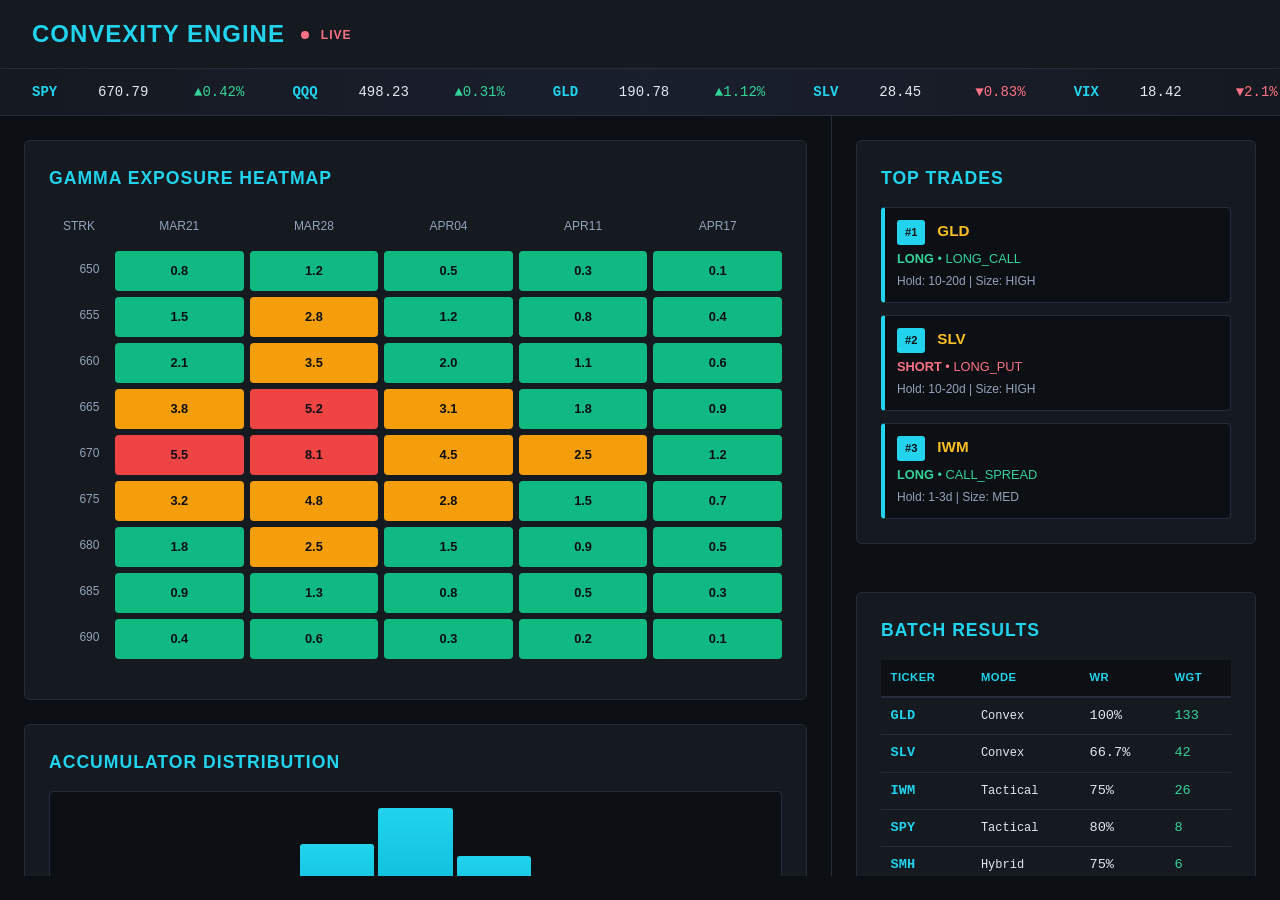
<file: ui/designs-monos/05-hybrid-monos.html>
<!DOCTYPE html>
<html lang="en">
<head>
    <meta charset="UTF-8">
    <meta name="viewport" content="width=device-width, initial-scale=1.0">
    <title>Convexity Engine - Hybrid Pro</title>
    <style>
        * {
            margin: 0;
            padding: 0;
            box-sizing: border-box;
        }

        body {
            background-color: #0c0f14;
            color: #e2e8f0;
            font-family: 'Segoe UI', 'Roboto', 'Oxygen', 'Ubuntu', 'Cantarell', sans-serif;
            font-size: 14px;
            line-height: 1.5;
            overflow-x: hidden;
        }

        .header {
            background-color: #151920;
            border-bottom: 1px solid #252d3a;
            padding: 1rem 2rem;
            display: flex;
            justify-content: space-between;
            align-items: center;
            position: sticky;
            top: 0;
            z-index: 100;
        }

        .title-section {
            display: flex;
            align-items: center;
            gap: 1rem;
        }

        h1 {
            font-size: 1.5rem;
            color: #22d3ee;
            margin: 0;
            letter-spacing: 1px;
        }

        .live-indicator {
            display: inline-block;
            width: 8px;
            height: 8px;
            background-color: #fb7185;
            border-radius: 50%;
            animation: pulse 2s infinite;
        }

        @keyframes pulse {
            0%, 100% { opacity: 1; }
            50% { opacity: 0.3; }
        }

        .live-text {
            font-size: 0.75rem;
            color: #fb7185;
            font-weight: bold;
            margin-left: 0.5rem;
            text-transform: uppercase;
            letter-spacing: 1px;
        }

        /* Ticker Tape */
        .ticker-tape {
            background: linear-gradient(90deg, #151920 0%, #1a1f2e 50%, #151920 100%);
            padding: 0.75rem 2rem;
            border-bottom: 1px solid #252d3a;
            overflow: hidden;
            white-space: nowrap;
        }

        .ticker-content {
            display: inline-flex;
            gap: 3rem;
            animation: scroll 30s linear infinite;
        }

        @keyframes scroll {
            0% { transform: translateX(0); }
            100% { transform: translateX(-50%); }
        }

        .ticker-item {
            display: inline-flex;
            gap: 1rem;
            align-items: center;
            font-family: 'Courier New', monospace;
        }

        .ticker-symbol {
            color: #22d3ee;
            font-weight: bold;
            min-width: 50px;
        }

        .ticker-price {
            color: #e2e8f0;
            min-width: 80px;
        }

        .ticker-change-up {
            color: #34d399;
        }

        .ticker-change-down {
            color: #fb7185;
        }

        /* Main Layout */
        .container {
            display: flex;
            height: calc(100vh - 140px);
        }

        .left-column {
            flex: 0 0 65%;
            padding: 1.5rem;
            overflow-y: auto;
            border-right: 1px solid #252d3a;
        }

        .right-column {
            flex: 0 0 35%;
            padding: 1.5rem;
            overflow-y: auto;
            display: flex;
            flex-direction: column;
            gap: 1.5rem;
        }

        /* Panel */
        .panel {
            background-color: #151920;
            border: 1px solid #252d3a;
            border-radius: 6px;
            padding: 1.5rem;
            margin-bottom: 1.5rem;
        }

        .panel-title {
            font-size: 1.1rem;
            font-weight: bold;
            color: #22d3ee;
            margin-bottom: 1rem;
            text-transform: uppercase;
            letter-spacing: 1px;
        }

        /* Heatmap */
        .heatmap {
            display: grid;
            grid-template-columns: 60px repeat(5, 1fr);
            gap: 6px;
            margin-bottom: 1rem;
        }

        .heatmap-cell {
            padding: 0.6rem;
            text-align: center;
            border-radius: 4px;
            font-weight: 600;
            font-size: 0.8rem;
            color: #0c0f14;
            display: flex;
            align-items: center;
            justify-content: center;
            min-height: 40px;
            cursor: pointer;
            position: relative;
            transition: all 0.2s ease;
        }

        .heatmap-cell:hover {
            transform: scale(1.05);
            box-shadow: 0 0 12px rgba(34, 211, 238, 0.4);
            z-index: 10;
        }

        .heatmap-label {
            background-color: transparent;
            color: #94a3b8;
            font-weight: 500;
            padding: 0.6rem;
            text-align: right;
            font-size: 0.75rem;
        }

        .heatmap-header {
            background-color: transparent;
            color: #94a3b8;
            font-weight: 500;
            text-align: center;
            padding: 0.6rem 0;
            font-size: 0.75rem;
            text-transform: uppercase;
        }

        .tooltip {
            position: absolute;
            bottom: 100%;
            left: 50%;
            transform: translateX(-50%);
            background-color: #0c0f14;
            border: 1px solid #22d3ee;
            color: #e2e8f0;
            padding: 0.5rem;
            border-radius: 4px;
            font-size: 0.7rem;
            white-space: nowrap;
            opacity: 0;
            pointer-events: none;
            z-index: 20;
        }

        .heatmap-cell:hover .tooltip {
            opacity: 1;
        }

        /* Table */
        table {
            width: 100%;
            border-collapse: collapse;
            font-size: 0.85rem;
            margin-bottom: 1rem;
        }

        th {
            background-color: #0c0f14;
            color: #22d3ee;
            padding: 0.6rem;
            text-align: left;
            font-weight: 600;
            border-bottom: 2px solid #252d3a;
            text-transform: uppercase;
            font-size: 0.7rem;
            letter-spacing: 0.5px;
        }

        td {
            padding: 0.5rem 0.6rem;
            border-bottom: 1px solid #252d3a;
            font-family: 'Courier New', monospace;
        }

        tr:hover {
            background-color: #1a1f2e;
        }

        /* Trades Panel */
        .trades-mini {
            display: flex;
            flex-direction: column;
            gap: 0.75rem;
        }

        .trade-mini-card {
            background-color: #0c0f14;
            border: 1px solid #252d3a;
            border-left: 4px solid #22d3ee;
            padding: 0.75rem;
            border-radius: 4px;
            transition: all 0.2s ease;
        }

        .trade-mini-card:hover {
            background-color: #1a1f2e;
            border-left-color: #fbbf24;
        }

        .trade-rank-badge {
            display: inline-block;
            background-color: #22d3ee;
            color: #0c0f14;
            padding: 0.25rem 0.5rem;
            border-radius: 3px;
            font-weight: bold;
            font-size: 0.7rem;
            margin-right: 0.5rem;
        }

        .trade-ticker {
            color: #fbbf24;
            font-weight: bold;
            font-size: 0.95rem;
        }

        .trade-direction {
            font-size: 0.8rem;
            margin-top: 0.25rem;
        }

        .trade-direction-long {
            color: #34d399;
        }

        .trade-direction-short {
            color: #fb7185;
        }

        .trade-meta {
            font-size: 0.75rem;
            color: #94a3b8;
            margin-top: 0.25rem;
        }

        /* Histogram */
        .histogram {
            display: flex;
            align-items: flex-end;
            justify-content: space-around;
            height: 150px;
            gap: 4px;
            padding: 1rem;
            background-color: #0c0f14;
            border-radius: 4px;
            border: 1px solid #252d3a;
        }

        .bar {
            flex: 1;
            background: linear-gradient(180deg, #22d3ee 0%, #06b6d4 100%);
            border-radius: 3px 3px 0 0;
            position: relative;
            min-height: 3px;
            transition: all 0.2s ease;
        }

        .bar:hover {
            background: linear-gradient(180deg, #fbbf24 0%, #f59e0b 100%);
            filter: brightness(1.2);
        }

        .bar-label {
            position: absolute;
            bottom: -20px;
            left: 0;
            right: 0;
            text-align: center;
            font-size: 0.65rem;
            color: #94a3b8;
            font-family: 'Courier New', monospace;
        }

        /* Surface Grid */
        .surface-grid {
            display: grid;
            grid-template-columns: 60px repeat(5, 1fr);
            gap: 6px;
        }

        .surface-cell {
            padding: 0.6rem;
            text-align: center;
            border-radius: 4px;
            font-weight: 600;
            font-size: 0.8rem;
            color: #e2e8f0;
            display: flex;
            align-items: center;
            justify-content: center;
            min-height: 40px;
        }

        /* Scrollbar */
        ::-webkit-scrollbar {
            width: 8px;
            height: 8px;
        }

        ::-webkit-scrollbar-track {
            background: #0c0f14;
        }

        ::-webkit-scrollbar-thumb {
            background: #252d3a;
            border-radius: 4px;
        }

        ::-webkit-scrollbar-thumb:hover {
            background: #334155;
        }

        /* Responsive */
        @media (max-width: 1200px) {
            .container {
                flex-direction: column;
                height: auto;
            }

            .left-column {
                flex: 1;
                border-right: none;
                border-bottom: 1px solid #252d3a;
            }

            .right-column {
                flex: 1;
            }

            .ticker-content {
                gap: 2rem;
            }
        }

        @media (max-width: 768px) {
            .header {
                flex-direction: column;
                gap: 1rem;
            }

            .ticker-tape {
                padding: 0.5rem 1rem;
            }

            .panel {
                padding: 1rem;
            }

            .heatmap {
                grid-template-columns: 50px repeat(5, 1fr);
            }
        }
    </style>
</head>
<body>
    <!-- Header -->
    <div class="header">
        <div class="title-section">
            <h1>CONVEXITY ENGINE</h1>
            <div>
                <span class="live-indicator"></span>
                <span class="live-text">Live</span>
            </div>
        </div>
    </div>

    <!-- Ticker Tape -->
    <div class="ticker-tape">
        <div class="ticker-content">
            <div class="ticker-item">
                <span class="ticker-symbol">SPY</span>
                <span class="ticker-price">670.79</span>
                <span class="ticker-change-up">▲0.42%</span>
            </div>
            <div class="ticker-item">
                <span class="ticker-symbol">QQQ</span>
                <span class="ticker-price">498.23</span>
                <span class="ticker-change-up">▲0.31%</span>
            </div>
            <div class="ticker-item">
                <span class="ticker-symbol">GLD</span>
                <span class="ticker-price">190.78</span>
                <span class="ticker-change-up">▲1.12%</span>
            </div>
            <div class="ticker-item">
                <span class="ticker-symbol">SLV</span>
                <span class="ticker-price">28.45</span>
                <span class="ticker-change-down">▼0.83%</span>
            </div>
            <div class="ticker-item">
                <span class="ticker-symbol">VIX</span>
                <span class="ticker-price">18.42</span>
                <span class="ticker-change-down">▼2.1%</span>
            </div>
            <!-- Duplicate for infinite scroll effect -->
            <div class="ticker-item">
                <span class="ticker-symbol">SPY</span>
                <span class="ticker-price">670.79</span>
                <span class="ticker-change-up">▲0.42%</span>
            </div>
            <div class="ticker-item">
                <span class="ticker-symbol">QQQ</span>
                <span class="ticker-price">498.23</span>
                <span class="ticker-change-up">▲0.31%</span>
            </div>
            <div class="ticker-item">
                <span class="ticker-symbol">GLD</span>
                <span class="ticker-price">190.78</span>
                <span class="ticker-change-up">▲1.12%</span>
            </div>
            <div class="ticker-item">
                <span class="ticker-symbol">SLV</span>
                <span class="ticker-price">28.45</span>
                <span class="ticker-change-down">▼0.83%</span>
            </div>
            <div class="ticker-item">
                <span class="ticker-symbol">VIX</span>
                <span class="ticker-price">18.42</span>
                <span class="ticker-change-down">▼2.1%</span>
            </div>
        </div>
    </div>

    <!-- Main Container -->
    <div class="container">
        <!-- Left Column: Data Panels -->
        <div class="left-column">
            <!-- GEX Heatmap Panel -->
            <div class="panel">
                <div class="panel-title">Gamma Exposure Heatmap</div>
                <div class="heatmap" id="gexHeatmap"></div>
            </div>

            <!-- Accumulator Histogram -->
            <div class="panel">
                <div class="panel-title">Accumulator Distribution</div>
                <div class="histogram" id="histogram"></div>
            </div>
        </div>

        <!-- Right Column: Trades & Controls -->
        <div class="right-column">
            <!-- Top Trades -->
            <div class="panel">
                <div class="panel-title">Top Trades</div>
                <div class="trades-mini" id="tradesMini"></div>
            </div>

            <!-- Batch Results (Compact) -->
            <div class="panel">
                <div class="panel-title">Batch Results</div>
                <table>
                    <thead>
                        <tr>
                            <th>Ticker</th>
                            <th>Mode</th>
                            <th>WR</th>
                            <th>Wgt</th>
                        </tr>
                    </thead>
                    <tbody id="batchTable"></tbody>
                </table>
            </div>

            <!-- OI Surface (Compact) -->
            <div class="panel">
                <div class="panel-title">Open Interest Surface</div>
                <div class="surface-grid" id="oiSurface" style="max-height: 250px; overflow-y: auto;"></div>
            </div>
        </div>
    </div>

    <script>
        const BATCH=[{t:"GLD",mode:"Convex",hold:"5d",wr:100,wgt:132.79,str:"HIGH"},{t:"SLV",mode:"Convex",hold:"2d",wr:66.7,wgt:41.93,str:"HIGH"},{t:"IWM",mode:"Tactical",hold:"2d",wr:75,wgt:25.93,str:"HIGH"},{t:"SPY",mode:"Tactical",hold:"2d",wr:80,wgt:7.54,str:"HIGH"},{t:"SMH",mode:"Hybrid",hold:"10d",wr:75,wgt:5.53,str:"HIGH"},{t:"QQQ",mode:"Tactical",hold:"10d",wr:75,wgt:3.83,str:"MED"}];
        const TOP=[{r:1,t:"GLD",d:"LONG",s:"LONG_CALL",h:"10-20d",sz:"HIGH"},{r:2,t:"SLV",d:"SHORT",s:"LONG_PUT",h:"10-20d",sz:"HIGH"},{r:3,t:"IWM",d:"LONG",s:"CALL_SPREAD",h:"1-3d",sz:"MED"}];
        const STRIKES=[650,655,660,665,670,675,680,685,690];
        const EXPIRIES=["Mar21","Mar28","Apr04","Apr11","Apr17"];
        const GEX=[[0.8,1.2,0.5,0.3,0.1],[1.5,2.8,1.2,0.8,0.4],[2.1,3.5,2.0,1.1,0.6],[3.8,5.2,3.1,1.8,0.9],[5.5,8.1,4.5,2.5,1.2],[3.2,4.8,2.8,1.5,0.7],[1.8,2.5,1.5,0.9,0.5],[0.9,1.3,0.8,0.5,0.3],[0.4,0.6,0.3,0.2,0.1]];
        const OI=[[12,18,8,5,2],[25,42,20,12,6],[38,55,30,18,9],[52,78,45,28,14],[85,120,68,40,20],[48,72,42,24,12],[30,45,25,15,8],[15,22,12,8,4],[8,12,6,3,2]];
        const NGEX=[{s:650,v:0.8},{s:655,v:1.5},{s:660,v:2.1},{s:665,v:3.8},{s:670,v:5.5},{s:675,v:3.2},{s:680,v:1.8},{s:685,v:0.9},{s:690,v:0.4}];

        function getGexColor(value) {
            const max = 8.1;
            const ratio = value / max;
            if (ratio < 0.3) return '#10b981';
            if (ratio < 0.6) return '#f59e0b';
            return '#ef4444';
        }

        function getOiColor(value) {
            const max = 120;
            const ratio = value / max;
            return `rgba(34, 211, 238, ${ratio * 0.8})`;
        }

        function renderGexHeatmap() {
            const container = document.getElementById('gexHeatmap');
            container.innerHTML = '';

            const headerLabel = document.createElement('div');
            headerLabel.className = 'heatmap-header';
            headerLabel.textContent = 'Strk';
            container.appendChild(headerLabel);

            EXPIRIES.forEach(exp => {
                const header = document.createElement('div');
                header.className = 'heatmap-header';
                header.textContent = exp;
                container.appendChild(header);
            });

            STRIKES.forEach((strike, i) => {
                const label = document.createElement('div');
                label.className = 'heatmap-label';
                label.textContent = strike;
                container.appendChild(label);

                GEX[i].forEach(val => {
                    const cell = document.createElement('div');
                    cell.className = 'heatmap-cell';
                    cell.style.backgroundColor = getGexColor(val);
                    cell.textContent = val.toFixed(1);
                    const tooltip = document.createElement('div');
                    tooltip.className = 'tooltip';
                    tooltip.textContent = `GEX: ${val.toFixed(2)}`;
                    cell.appendChild(tooltip);
                    container.appendChild(cell);
                });
            });
        }

        function renderBatch() {
            const tbody = document.getElementById('batchTable');
            BATCH.forEach(b => {
                const row = tbody.insertRow();
                const str_color = b.str === 'HIGH' ? '#34d399' : '#fbbf24';
                row.innerHTML = `
                    <td><strong style="color: #22d3ee;">${b.t}</strong></td>
                    <td style="font-size: 0.75rem;">${b.mode}</td>
                    <td>${b.wr}%</td>
                    <td style="color: ${str_color};">${b.wgt.toFixed(0)}</td>
                `;
            });
        }

        function renderTrades() {
            const container = document.getElementById('tradesMini');
            TOP.forEach(t => {
                const card = document.createElement('div');
                card.className = 'trade-mini-card';
                const directionClass = t.d === 'LONG' ? 'trade-direction-long' : 'trade-direction-short';
                card.innerHTML = `
                    <div>
                        <span class="trade-rank-badge">#${t.r}</span>
                        <span class="trade-ticker">${t.t}</span>
                    </div>
                    <div class="trade-direction ${directionClass}">
                        <strong>${t.d}</strong> • ${t.s}
                    </div>
                    <div class="trade-meta">
                        Hold: ${t.h} | Size: ${t.sz}
                    </div>
                `;
                container.appendChild(card);
            });
        }

        function renderHistogram() {
            const container = document.getElementById('histogram');
            container.innerHTML = '';

            const maxGex = Math.max(...NGEX.map(x => x.v));

            NGEX.forEach(item => {
                const bar = document.createElement('div');
                bar.className = 'bar';
                const percentage = (item.v / maxGex) * 100;
                bar.style.height = percentage + '%';
                bar.innerHTML = `<div class="bar-label">${item.s}</div>`;
                container.appendChild(bar);
            });
        }

        function renderOiSurface() {
            const container = document.getElementById('oiSurface');
            container.innerHTML = '';

            const headerLabel = document.createElement('div');
            headerLabel.className = 'heatmap-header';
            headerLabel.textContent = 'Strk';
            container.appendChild(headerLabel);

            EXPIRIES.forEach(exp => {
                const header = document.createElement('div');
                header.className = 'heatmap-header';
                header.textContent = exp;
                container.appendChild(header);
            });

            STRIKES.forEach((strike, i) => {
                const label = document.createElement('div');
                label.className = 'heatmap-label';
                label.textContent = strike;
                container.appendChild(label);

                OI[i].forEach(val => {
                    const cell = document.createElement('div');
                    cell.className = 'surface-cell';
                    cell.style.backgroundColor = getOiColor(val);
                    cell.textContent = val;
                    container.appendChild(cell);
                });
            });
        }

        // Initialize
        renderGexHeatmap();
        renderHistogram();
        renderBatch();
        renderTrades();
        renderOiSurface();
    </script>
</body>
</html>
</file>
